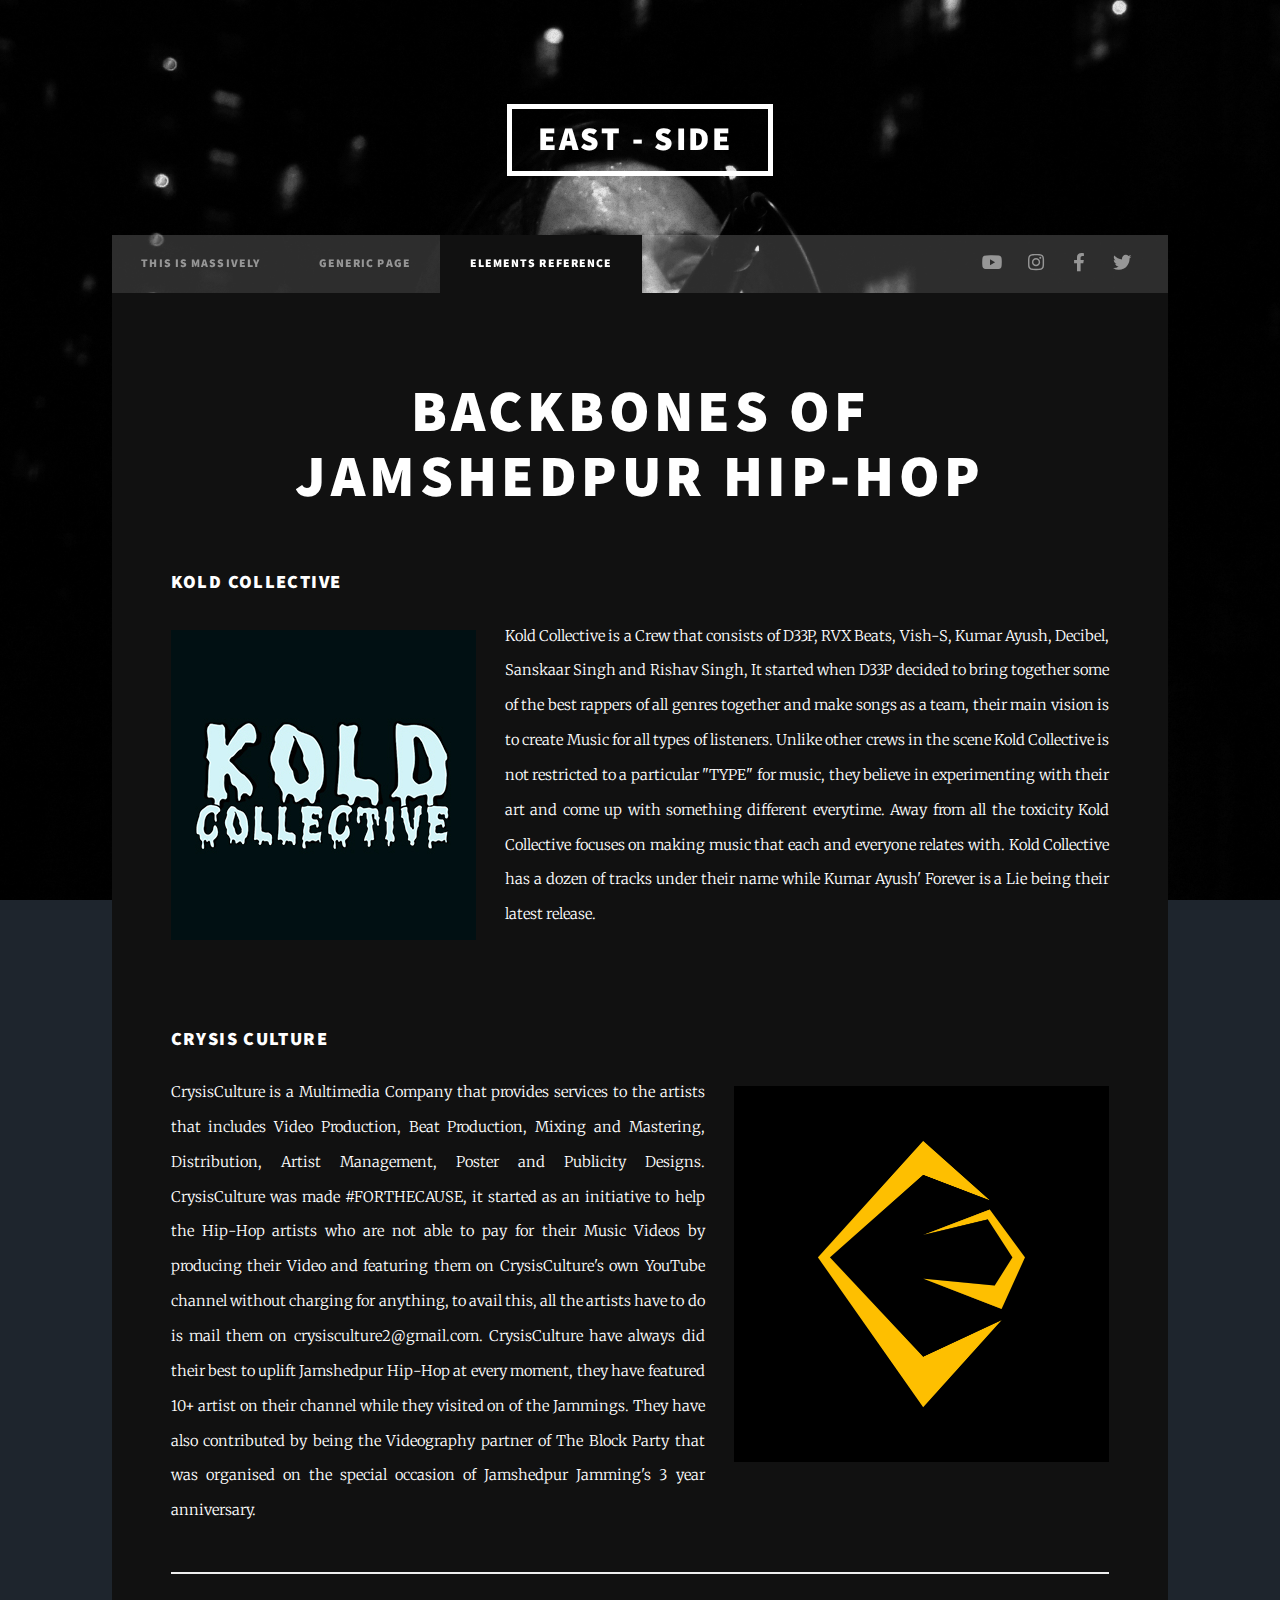
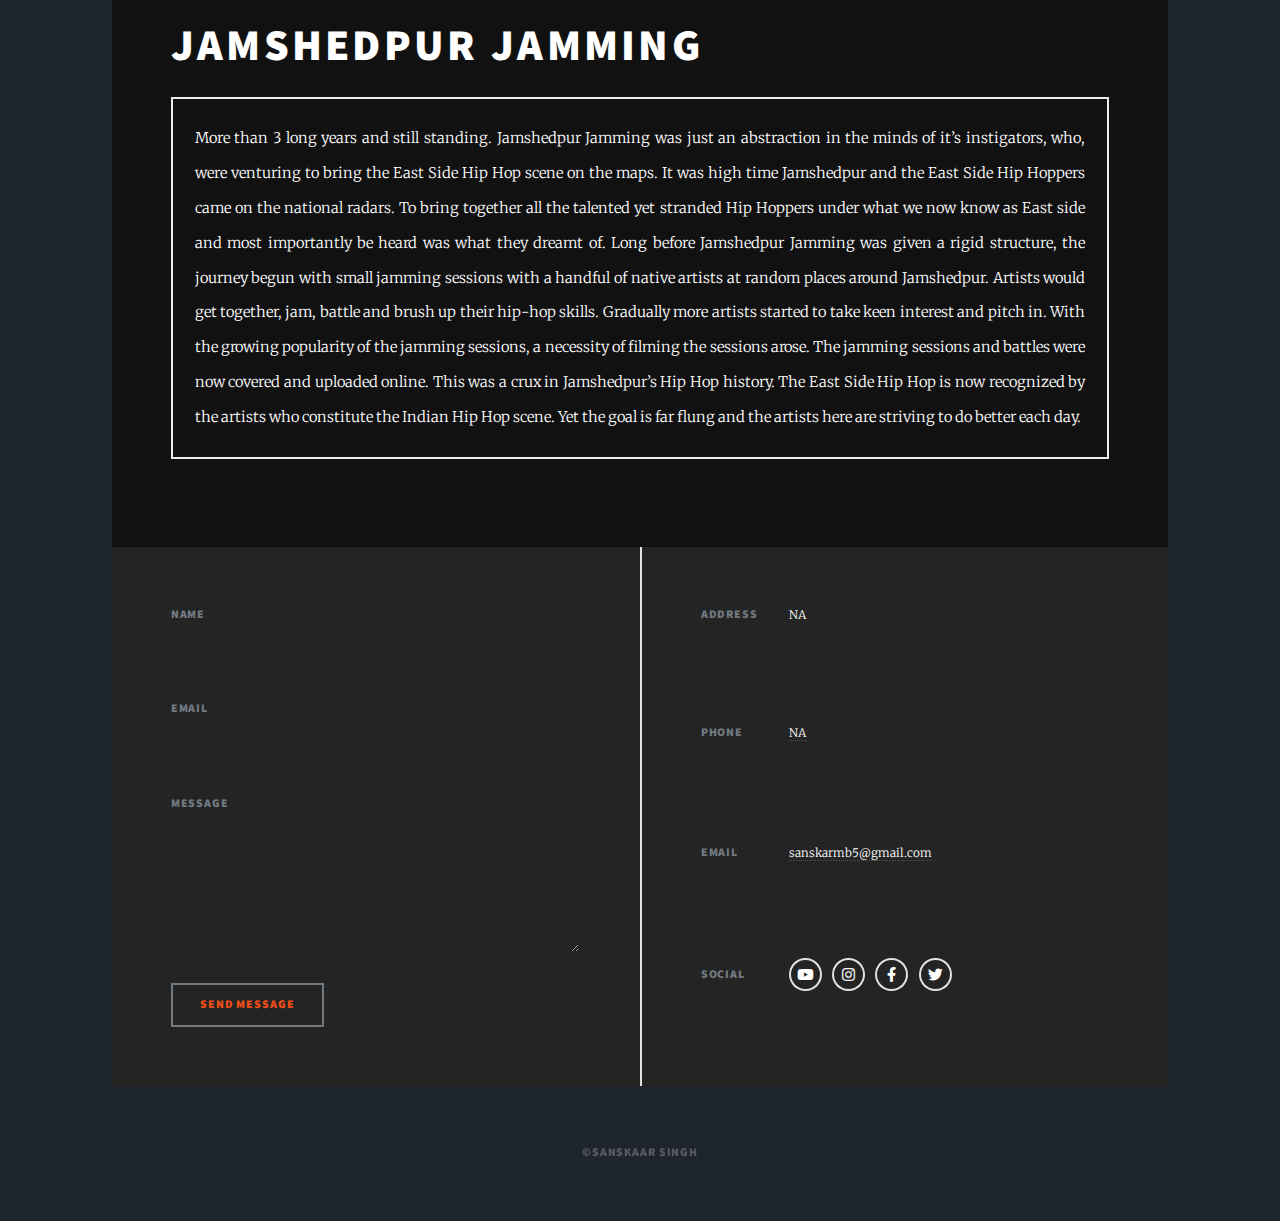
<file: elements.html>
<!DOCTYPE HTML>

<html>
	<head>
		<title>Backbones of Jamshedpur Hip-Hop</title>
		<meta charset="utf-8" />
		<meta name="viewport" content="width=device-width, initial-scale=1, user-scalable=no" />
		<link rel="stylesheet" href="assets/css/main.css" />
		<noscript><link rel="stylesheet" href="assets/css/noscript.css" /></noscript>
	</head>
	<body class="is-preload">

		<!-- Wrapper -->
			<div id="wrapper">

				<!-- Header -->
					<header id="header">
						<a href="index.html" class="logo">East - side&nbsp;</a>
					</header>

				<!-- Nav -->
					<nav id="nav">
						<ul class="links">
							<li><a href="index.html">This is Massively</a></li>
							<li><a href="generic.html">Generic Page</a></li>
							<li class="active"><a href="elements.html">Elements Reference</a></li>
						</ul>
						<ul class="icons">
              <li><a href="https://www.youtube.com/c/sanskaarsingh" class="icon brands fa-youtube"><span class="label">YouTube</span></a></li>
              <li><a href="https://www.instagram.com/sanskaar_singh_/" class="icon brands fa-instagram"><span class="label">Instagram</span></a></li>
              <li><a href="https://www.facebook.com/pure.sanskar/" class="icon brands fa-facebook-f"><span class="label">Facebook</span></a></li>
              <li><a href="https://twitter.com/sanskaar_singh_" class="icon brands fa-twitter"><span class="label">Twitter</span></a></li>
            </ul>
			  </nav>

				<!-- Main -->
					<div id="main">

						<!-- Post -->
							<section class="post">
								<header class="major">
									<h1>backbones of<br />
									jamshedpur hip-hop</h1>
								</header>

								<!-- Text stuff
									<h2>Text</h2>
									<p>This is <b>bold</b> and this is <strong>strong</strong>. This is <i>italic</i> and this is <em>emphasized</em>.
									This is <sup>superscript</sup> text and this is <sub>subscript</sub> text.
									This is <u>underlined</u> and this is code: <code>for (;;) { ... }</code>.
									Finally, this is a <a href="#">link</a>.</p>
									<hr />
									<h2>Heading Level 2</h2>
									<h3>Heading Level 3</h3>
									<h4>Heading Level 4</h4>
									<h5>Heading Level 5</h5>
									<h6>Heading Level 6</h6>
									<hr />
									<header>
										<h2>Heading with a Subtitle</h2>
										<p>Lorem ipsum dolor sit amet nullam id egestas urna aliquam</p>
									</header>
									<p>Nunc lacinia ante nunc ac lobortis. Interdum adipiscing gravida odio porttitor sem non mi integer non faucibus ornare mi ut ante amet placerat aliquet. Volutpat eu sed ante lacinia sapien lorem accumsan varius montes viverra nibh in adipiscing blandit tempus accumsan.</p>
									<header>
										<h3>Heading with a Subtitle</h3>
										<p>Lorem ipsum dolor sit amet nullam id egestas urna aliquam</p>
									</header>
									<p>Nunc lacinia ante nunc ac lobortis. Interdum adipiscing gravida odio porttitor sem non mi integer non faucibus ornare mi ut ante amet placerat aliquet. Volutpat eu sed ante lacinia sapien lorem accumsan varius montes viverra nibh in adipiscing blandit tempus accumsan.</p>
									<header>
										<h4>Heading with a Subtitle</h4>
										<p>Lorem ipsum dolor sit amet nullam id egestas urna aliquam</p>
									</header>
									<p>Nunc lacinia ante nunc ac lobortis. Interdum adipiscing gravida odio porttitor sem non mi integer non faucibus ornare mi ut ante amet placerat aliquet. Volutpat eu sed ante lacinia sapien lorem accumsan varius montes viverra nibh in adipiscing blandit tempus accumsan.</p>

									<hr />

								<!-- Lists 
									<h2>Lists</h2>
									<div class="row">
										<div class="col-6 col-12-small">

											<h3>Unordered</h3>
											<ul>
												<li>Dolor pulvinar etiam.</li>
												<li>Sagittis lorem eleifend.</li>
												<li>Felis feugiat dolore viverra.</li>
												<li>Dolor pulvinar etiam.</li>
											</ul>

											<h3>Alternate</h3>
											<ul class="alt">
												<li>Dolor pulvinar etiam etiam.</li>
												<li>Sagittis adipiscing eleifend.</li>
												<li>Felis enim dolore viverra.</li>
												<li>Dolor pulvinar etiam etiam.</li>
											</ul>

										</div>
										<div class="col-6 col-12-small">

											<h3>Ordered</h3>
											<ol>
												<li>Dolor pulvinar etiam.</li>
												<li>Etiam vel felis at viverra.</li>
												<li>Felis enim feugiat magna.</li>
												<li>Etiam vel felis nullam.</li>
												<li>Felis enim et tempus.</li>
											</ol>

											<h3>Icons</h3>
											<ul class="icons">
												<li><a href="#" class="icon brands fa-twitter"><span class="label">Twitter</span></a></li>
												<li><a href="#" class="icon brands fa-facebook-f"><span class="label">Facebook</span></a></li>
												<li><a href="#" class="icon brands fa-instagram"><span class="label">Instagram</span></a></li>
												<li><a href="#" class="icon brands fa-github"><span class="label">Github</span></a></li>
												<li><a href="#" class="icon brands fa-dribbble"><span class="label">Dribbble</span></a></li>
											</ul>
											<ul class="icons alt">
												<li><a href="#" class="icon brands alt fa-twitter"><span class="label">Twitter</span></a></li>
												<li><a href="#" class="icon brands alt fa-facebook-f"><span class="label">Facebook</span></a></li>
												<li><a href="#" class="icon brands alt fa-instagram"><span class="label">Instagram</span></a></li>
												<li><a href="#" class="icon brands alt fa-github"><span class="label">Github</span></a></li>
												<li><a href="#" class="icon brands alt fa-dribbble"><span class="label">Dribbble</span></a></li>
											</ul>

										</div>
									</div>
									<h3>Definition</h3>
									<dl>
										<dt>Item 1</dt>
										<dd>
											<p>Lorem ipsum dolor vestibulum ante ipsum primis in faucibus vestibulum. Blandit adipiscing eu felis iaculis volutpat ac adipiscing accumsan eu faucibus. Integer ac pellentesque praesent.</p>
										</dd>
										<dt>Item 2</dt>
										<dd>
											<p>Lorem ipsum dolor vestibulum ante ipsum primis in faucibus vestibulum. Blandit adipiscing eu felis iaculis volutpat ac adipiscing accumsan eu faucibus. Integer ac pellentesque praesent.</p>
										</dd>
										<dt>Item 3</dt>
										<dd>
											<p>Lorem ipsum dolor vestibulum ante ipsum primis in faucibus vestibulum. Blandit adipiscing eu felis iaculis volutpat ac adipiscing accumsan eu faucibus. Integer ac pellentesque praesent.</p>
										</dd>
									</dl>

									<!--<h3>Actions</h3>
									<ul class="actions">
										<li><a href="#" class="button primary">Primary</a></li>
										<li><a href="#" class="button">Default</a></li>
									</ul>
									<ul class="actions small">
										<li><a href="#" class="button primary small">Small</a></li>
										<li><a href="#" class="button small">Small</a></li>
									</ul>
									<div class="row">
										<div class="col-6 col-12-small">
											<ul class="actions stacked">
												<li><a href="#" class="button primary">Default</a></li>
												<li><a href="#" class="button">Default</a></li>
											</ul>
										</div>
										<div class="col-6 col-12-small">
											<ul class="actions stacked">
												<li><a href="#" class="button primary small">Small</a></li>
												<li><a href="#" class="button small">Small</a></li>
											</ul>
										</div>
									</div>
									<div class="row">
										<div class="col-6 col-12-small">
											<ul class="actions stacked">
												<li><a href="#" class="button primary fit">Default</a></li>
												<li><a href="#" class="button fit">Default</a></li>
											</ul>
										</div>
										<div class="col-6 col-12-small">
											<ul class="actions stacked">
												<li><a href="#" class="button primary small fit">Small</a></li>
												<li><a href="#" class="button small fit">Small</a></li>
											</ul>
										</div>
									</div>

									<hr />

								<!-- Blockquote 
									<h2>Blockquote</h2>
									<blockquote>Fringilla nisl. Donec accumsan interdum nisi, quis tincidunt felis sagittis eget tempus euismod. Vestibulum ante ipsum primis in faucibus vestibulum. Blandit adipiscing eu felis iaculis volutpat ac adipiscing accumsan faucibus. Vestibulum ante ipsum primis in faucibus vestibulum. Blandit adipiscing eu felis.</blockquote>

									<hr />

								<!-- Table 
									<h2>Table</h2>

									<h3>Default</h3>
									<div class="table-wrapper">
										<table>
											<thead>
												<tr>
													<th>Name</th>
													<th>Description</th>
													<th>Price</th>
												</tr>
											</thead>
											<tbody>
												<tr>
													<td>Item 1</td>
													<td>Ante turpis integer aliquet porttitor.</td>
													<td>29.99</td>
												</tr>
												<tr>
													<td>Item 2</td>
													<td>Vis ac commodo adipiscing arcu aliquet.</td>
													<td>19.99</td>
												</tr>
												<tr>
													<td>Item 3</td>
													<td> Morbi faucibus arcu accumsan lorem.</td>
													<td>29.99</td>
												</tr>
												<tr>
													<td>Item 4</td>
													<td>Vitae integer tempus condimentum.</td>
													<td>19.99</td>
												</tr>
												<tr>
													<td>Item 5</td>
													<td>Ante turpis integer aliquet porttitor.</td>
													<td>29.99</td>
												</tr>
											</tbody>
											<tfoot>
												<tr>
													<td colspan="2"></td>
													<td>100.00</td>
												</tr>
											</tfoot>
										</table>
									</div>

									<!--<h3>Alternate</h3>
									<div class="table-wrapper">
										<table class="alt">
											<thead>
												<tr>
													<th>Name</th>
													<th>Description</th>
													<th>Price</th>
												</tr>
											</thead>
											<tbody>
												<tr>
													<td>Item 1</td>
													<td>Ante turpis integer aliquet porttitor.</td>
													<td>29.99</td>
												</tr>
												<tr>
													<td>Item 2</td>
													<td>Vis ac commodo adipiscing arcu aliquet.</td>
													<td>19.99</td>
												</tr>
												<tr>
													<td>Item 3</td>
													<td> Morbi faucibus arcu accumsan lorem.</td>
													<td>29.99</td>
												</tr>
												<tr>
													<td>Item 4</td>
													<td>Vitae integer tempus condimentum.</td>
													<td>19.99</td>
												</tr>
												<tr>
													<td>Item 5</td>
													<td>Ante turpis integer aliquet porttitor.</td>
													<td>29.99</td>
												</tr>
											</tbody>
											<tfoot>
												<tr>
													<td colspan="2"></td>
													<td>100.00</td>
												</tr>
											</tfoot>
										</table>
									</div>

									<hr />

								<!-- Buttons 
									<h2>Buttons</h2>
									<ul class="actions">
										<li><a href="#" class="button primary">Primary</a></li>
										<li><a href="#" class="button">Default</a></li>
									</ul>
									<ul class="actions">
										<li><a href="#" class="button primary large">Large</a></li>
										<li><a href="#" class="button">Default</a></li>
										<li><a href="#" class="button small">Small</a></li>
									</ul>
									<ul class="actions fit">
										<li><a href="#" class="button primary fit">Fit</a></li>
										<li><a href="#" class="button fit">Fit</a></li>
									</ul>
									<ul class="actions fit small">
										<li><a href="#" class="button primary fit small">Fit + Small</a></li>
										<li><a href="#" class="button fit small">Fit + Small</a></li>
									</ul>
									<ul class="actions">
										<li><a href="#" class="button primary icon solid fa-search">Icon</a></li>
										<li><a href="#" class="button icon solid fa-download">Icon</a></li>
									</ul>
									<ul class="actions">
										<li><span class="button primary disabled">Primary</span></li>
										<li><span class="button disabled">Default</span></li>
									</ul>

									<hr />

								<!-- Form 
									<h2>Form</h2>

									<form method="post" action="#">
										<div class="row gtr-uniform">
											<div class="col-6 col-12-xsmall">
												<input type="text" name="demo-name" id="demo-name" value="" placeholder="Name" />
											</div>
											<div class="col-6 col-12-xsmall">
												<input type="email" name="demo-email" id="demo-email" value="" placeholder="Email" />
											</div>
											<!-- Break 
											<div class="col-12">
												<select name="demo-category" id="demo-category">
													<option value="">- Category -</option>
													<option value="1">Manufacturing</option>
													<option value="1">Shipping</option>
													<option value="1">Administration</option>
													<option value="1">Human Resources</option>
												</select>
											</div>
											<!-- Break 
											<div class="col-4 col-12-small">
												<input type="radio" id="demo-priority-low" name="demo-priority" checked>
												<label for="demo-priority-low">Low</label>
											</div>
											<div class="col-4 col-12-small">
												<input type="radio" id="demo-priority-normal" name="demo-priority">
												<label for="demo-priority-normal">Normal</label>
											</div>
											<div class="col-4 col-12-small">
												<input type="radio" id="demo-priority-high" name="demo-priority">
												<label for="demo-priority-high">High</label>
											</div>
											<!-- Break 
											<div class="col-6 col-12-small">
												<input type="checkbox" id="demo-copy" name="demo-copy">
												<label for="demo-copy">Email me a copy</label>
											</div>
											<div class="col-6 col-12-small">
												<input type="checkbox" id="demo-human" name="demo-human" checked>
												<label for="demo-human">I am a human</label>
											</div>
											<!-- Break 
											<div class="col-12">
												<textarea name="demo-message" id="demo-message" placeholder="Enter your message" rows="6"></textarea>
											</div>
											<!-- Break 
											<div class="col-12">
												<ul class="actions">
													<li><input type="submit" value="Send Message" class="primary" /></li>
													<li><input type="reset" value="Reset" /></li>
												</ul>
											</div>
										</div>
									</form>

									<hr />

								<!-- Image 
									<h2>Image</h2>

									<h3>Fit</h3>
									<span class="image fit"><img src="images/pic01.jpg" alt="" /></span>
									<div class="box alt">
										<div class="row gtr-50 gtr-uniform">
											<div class="col-4"><span class="image fit"><img src="images/pic02.jpg" alt="" /></span></div>
											<div class="col-4"><span class="image fit"><img src="images/pic03.jpg" alt="" /></span></div>
											<div class="col-4"><span class="image fit"><img src="images/pic04.jpg" alt="" /></span></div>
											<!-- Break 
											<div class="col-4"><span class="image fit"><img src="images/pic04.jpg" alt="" /></span></div>
											<div class="col-4"><span class="image fit"><img src="images/pic02.jpg" alt="" /></span></div>
											<div class="col-4"><span class="image fit"><img src="images/pic03.jpg" alt="" /></span></div>
											<!-- Break 
											<div class="col-4"><span class="image fit"><img src="images/pic03.jpg" alt="" /></span></div>
											<div class="col-4"><span class="image fit"><img src="images/pic04.jpg" alt="" /></span></div>
											<div class="col-4"><span class="image fit"><img src="images/pic02.jpg" alt="" /></span></div>
										</div>
									</div>-->

									<h3>KOLD COLLECTIVE</h3>
							    <p><span class="image left"><img src="images/pic08.jpg" alt=""></span>Kold Collective is a Crew that consists of D33P, RVX Beats, Vish-S, Kumar Ayush, Decibel, Sanskaar Singh and Rishav Singh, It started when D33P decided to bring together some of the best rappers of all genres together and make songs as a team, their main vision is to create Music for all types of listeners. Unlike other crews in the scene Kold Collective is not restricted to a particular "TYPE" for music, they believe in experimenting with their art and come up with something different everytime. Away from all the toxicity Kold Collective focuses on making music that each and everyone relates with. Kold Collective has a dozen of tracks under their name while Kumar Ayush' Forever is a Lie being their latest release.</p>
								    <p>&nbsp;</p>
<h3>CRYSIS CULTURE</h3>
<p><span class="image right"><img src="images/pic09.jpg" alt="" /></span>CrysisCulture is a Multimedia Company that provides services to the artists that includes Video Production, Beat Production, Mixing and Mastering, Distribution, Artist Management, Poster and Publicity Designs. CrysisCulture was made #FORTHECAUSE, it started as an initiative to help the Hip-Hop artists who are not able to pay for their Music Videos by producing their Video and featuring them on CrysisCulture's own YouTube channel without charging for anything, to avail this, all the artists have to do is mail them on crysisculture2@gmail.com. CrysisCulture have always did their best to uplift Jamshedpur Hip-Hop at every moment, they have featured 10+ artist on their channel while they visited on of the Jammings. They have also contributed by being the Videography partner of The Block Party that was organised on the special occasion of Jamshedpur Jamming's 3 year anniversary.</p>

									<hr />

								<!-- Box -->
									<h2>Jamshedpur Jamming</h2>
									<div class="box">
										<p>More than 3 long years and still standing. Jamshedpur Jamming was just an abstraction in the minds of it’s instigators, who, were venturing to bring the East Side Hip Hop scene on the maps. It was high time Jamshedpur and the East Side Hip Hoppers came on the national radars. To bring together all the talented yet stranded Hip Hoppers under what we now know as East side and most importantly be heard was what they dreamt of. Long before Jamshedpur Jamming was given a rigid structure, the journey begun with small jamming sessions with a handful of native artists at random places around Jamshedpur. Artists would get together, jam, battle and brush up their hip-hop skills. Gradually more artists started to take keen interest and pitch in. With the growing popularity of the jamming sessions, a necessity of filming the sessions arose. The jamming sessions and battles were now covered and uploaded online. This was a crux in Jamshedpur’s Hip Hop history. The East Side Hip Hop is now recognized by the artists who constitute the Indian Hip Hop scene. Yet the goal is far flung and the artists here are striving to do better each day.</p>
									</div>

									

								<!-- Preformatted Code 
									<h2>Preformatted</h2>
									<pre><code>i = 0;

while (!deck.isInOrder()) {
    print 'Iteration ' + i;
    deck.shuffle();
    i++;
}

print 'It took ' + i + ' iterations to sort the deck.';
</code></pre> -->

							</section>

					</div>

				<!-- Footer -->
					<footer id="footer">
						<section>
							<form method="post" action="#">
								<div class="fields">
									<div class="field">
										<label for="name">Name</label>
										<input type="text" name="name" id="name" />
									</div>
									<div class="field">
										<label for="email">Email</label>
										<input type="text" name="email" id="email" />
									</div>
									<div class="field">
										<label for="message">Message</label>
										<textarea name="message" id="message" rows="3"></textarea>
									</div>
								</div>
								<ul class="actions">
									<li><input type="submit" value="Send Message" /></li>
								</ul>
							</form>
						</section>
						<section class="split contact">
							<section class="alt">
								<h3>Address</h3>
								<p>NA</p>
							</section>
							<section>
								<h3>Phone</h3>
								<p><a href="#">NA</a></p>
							</section>
							<section>
								<h3>Email</h3>
								<p><a href="#">sanskarmb5@gmail.com</a></p>
							</section>
							<section>
								<h3>Social</h3>
                <ul class="icons alt">
                  <li><a href="https://www.youtube.com/c/sanskaarsingh" class="icon brands alt fa-youtube"><span class="label">Youtube</span></a></li>
                  <li><a href="https://www.instagram.com/sanskaar_singh_/" class="icon brands alt fa-instagram"><span class="label">Instagram</span></a></li>
                  <li><a href="https://www.facebook.com/pure.sanskar/" class="icon brands alt fa-facebook-f"><span class="label">Facebook</span></a></li>
                  <li><a href="https://twitter.com/sanskaar_singh_" class="icon brands alt fa-twitter"><span class="label">Twitter</span></a></li>
                </ul>
							</section>
						</section>
					</footer>

				<!-- Copyright -->
					<div id="copyright">
						<ul><li>&copy;Sanskaar singh</li></ul>
					</div>

	</div>

		<!-- Scripts -->
			<script src="assets/js/jquery.min.js"></script>
			<script src="assets/js/jquery.scrollex.min.js"></script>
			<script src="assets/js/jquery.scrolly.min.js"></script>
			<script src="assets/js/browser.min.js"></script>
			<script src="assets/js/breakpoints.min.js"></script>
			<script src="assets/js/util.js"></script>
			<script src="assets/js/main.js"></script>

	</body>
</html>
</file>
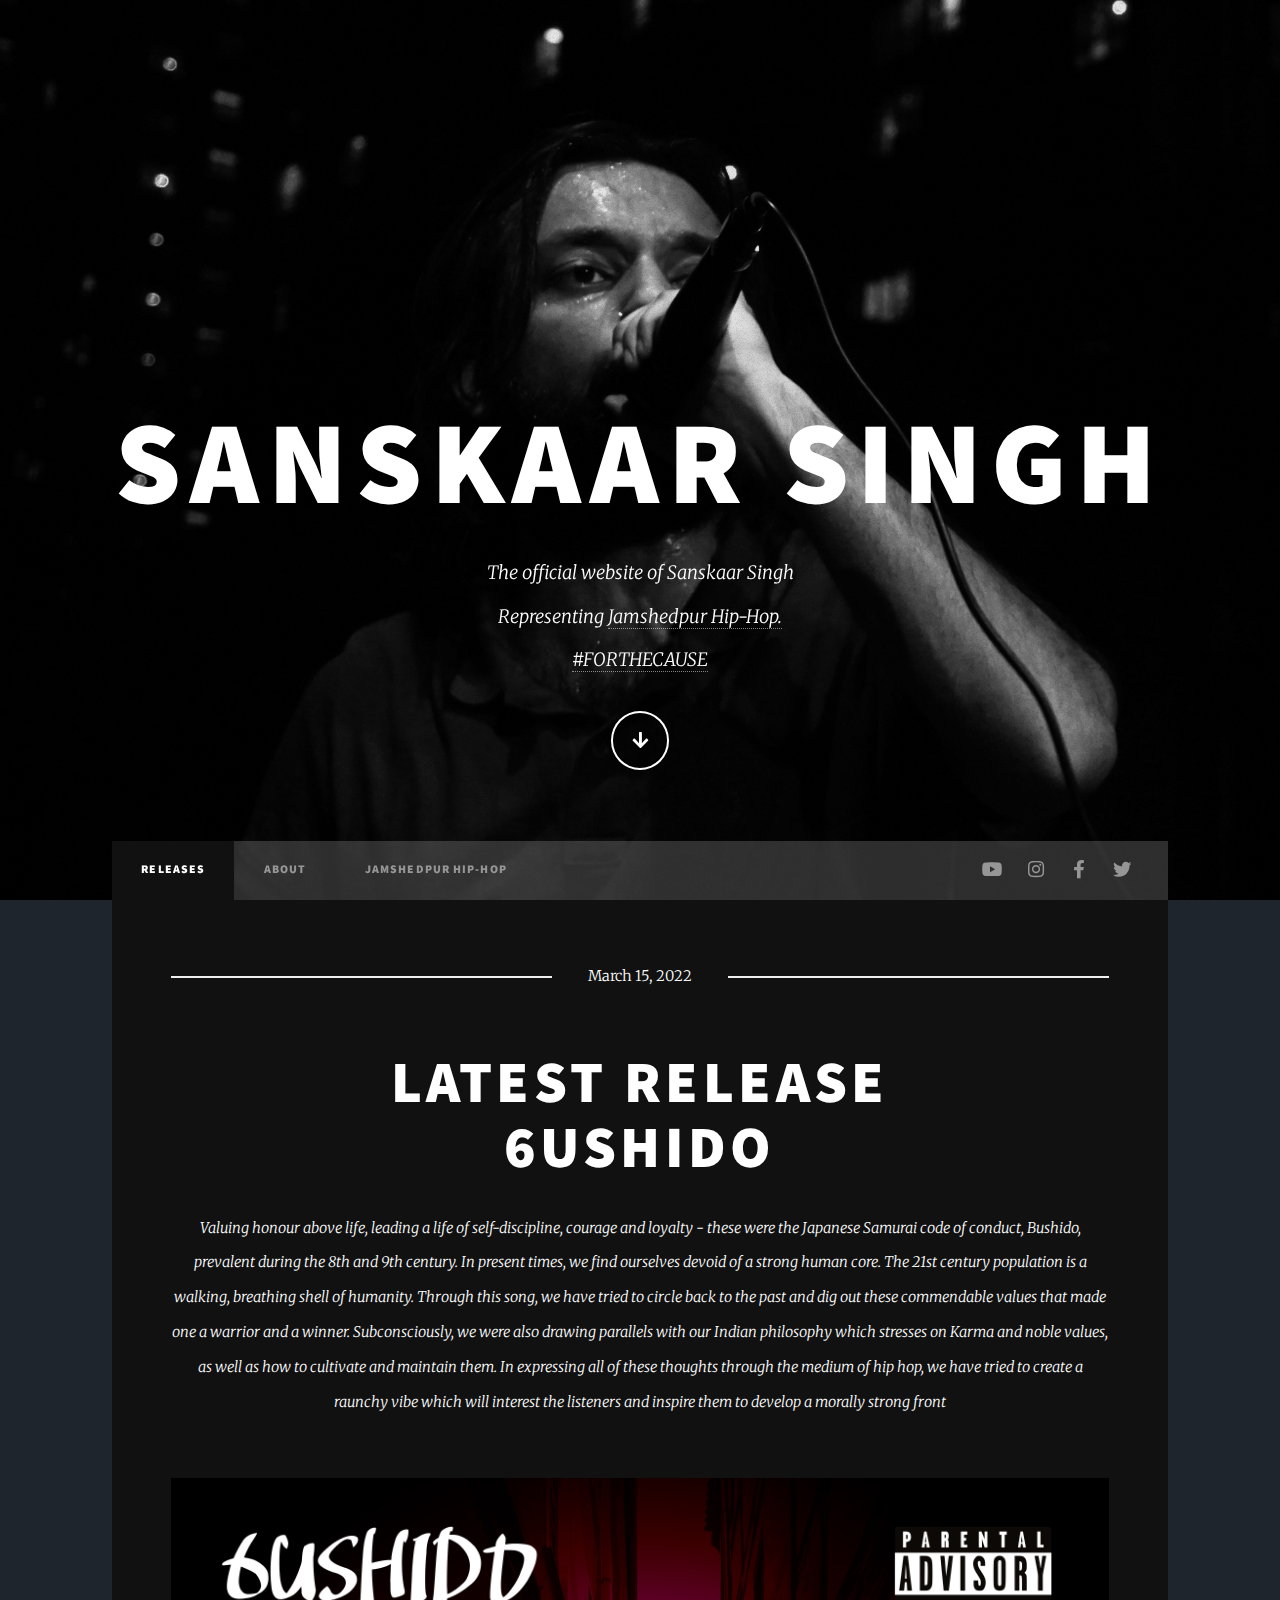
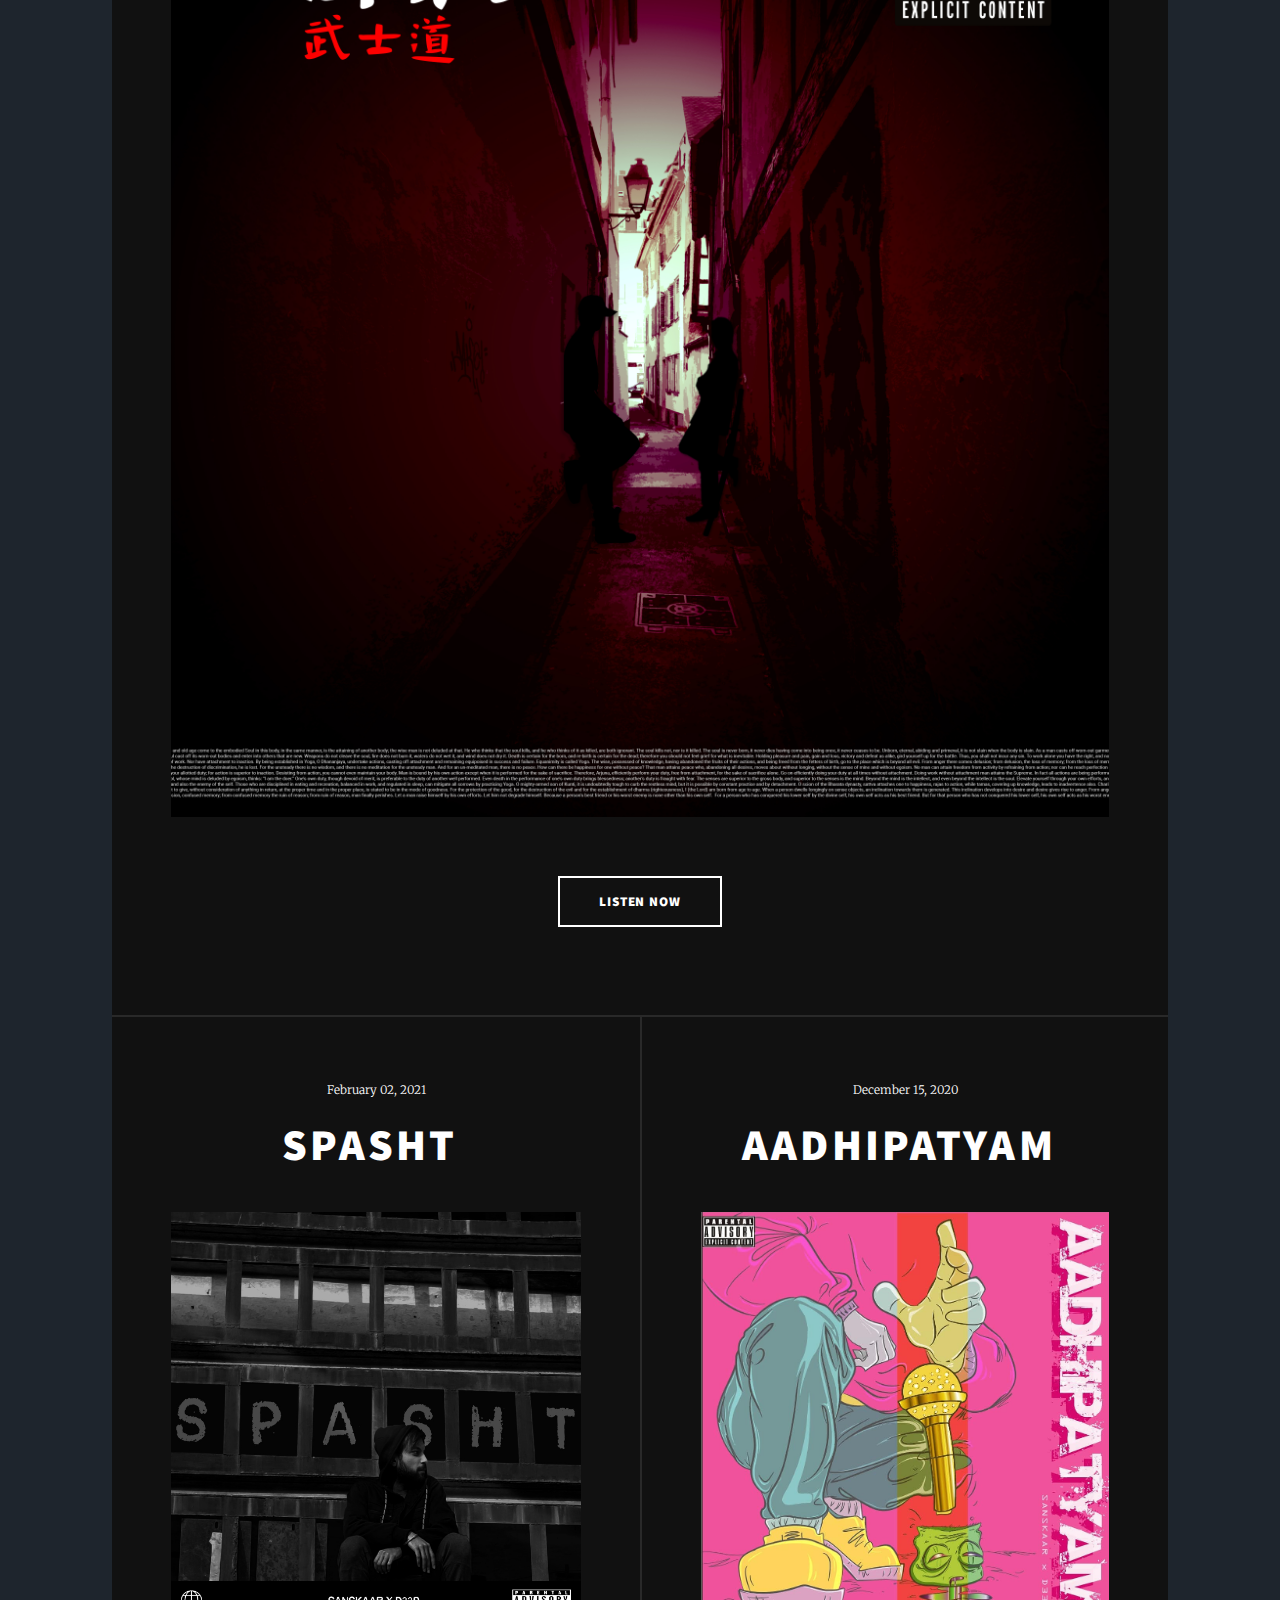
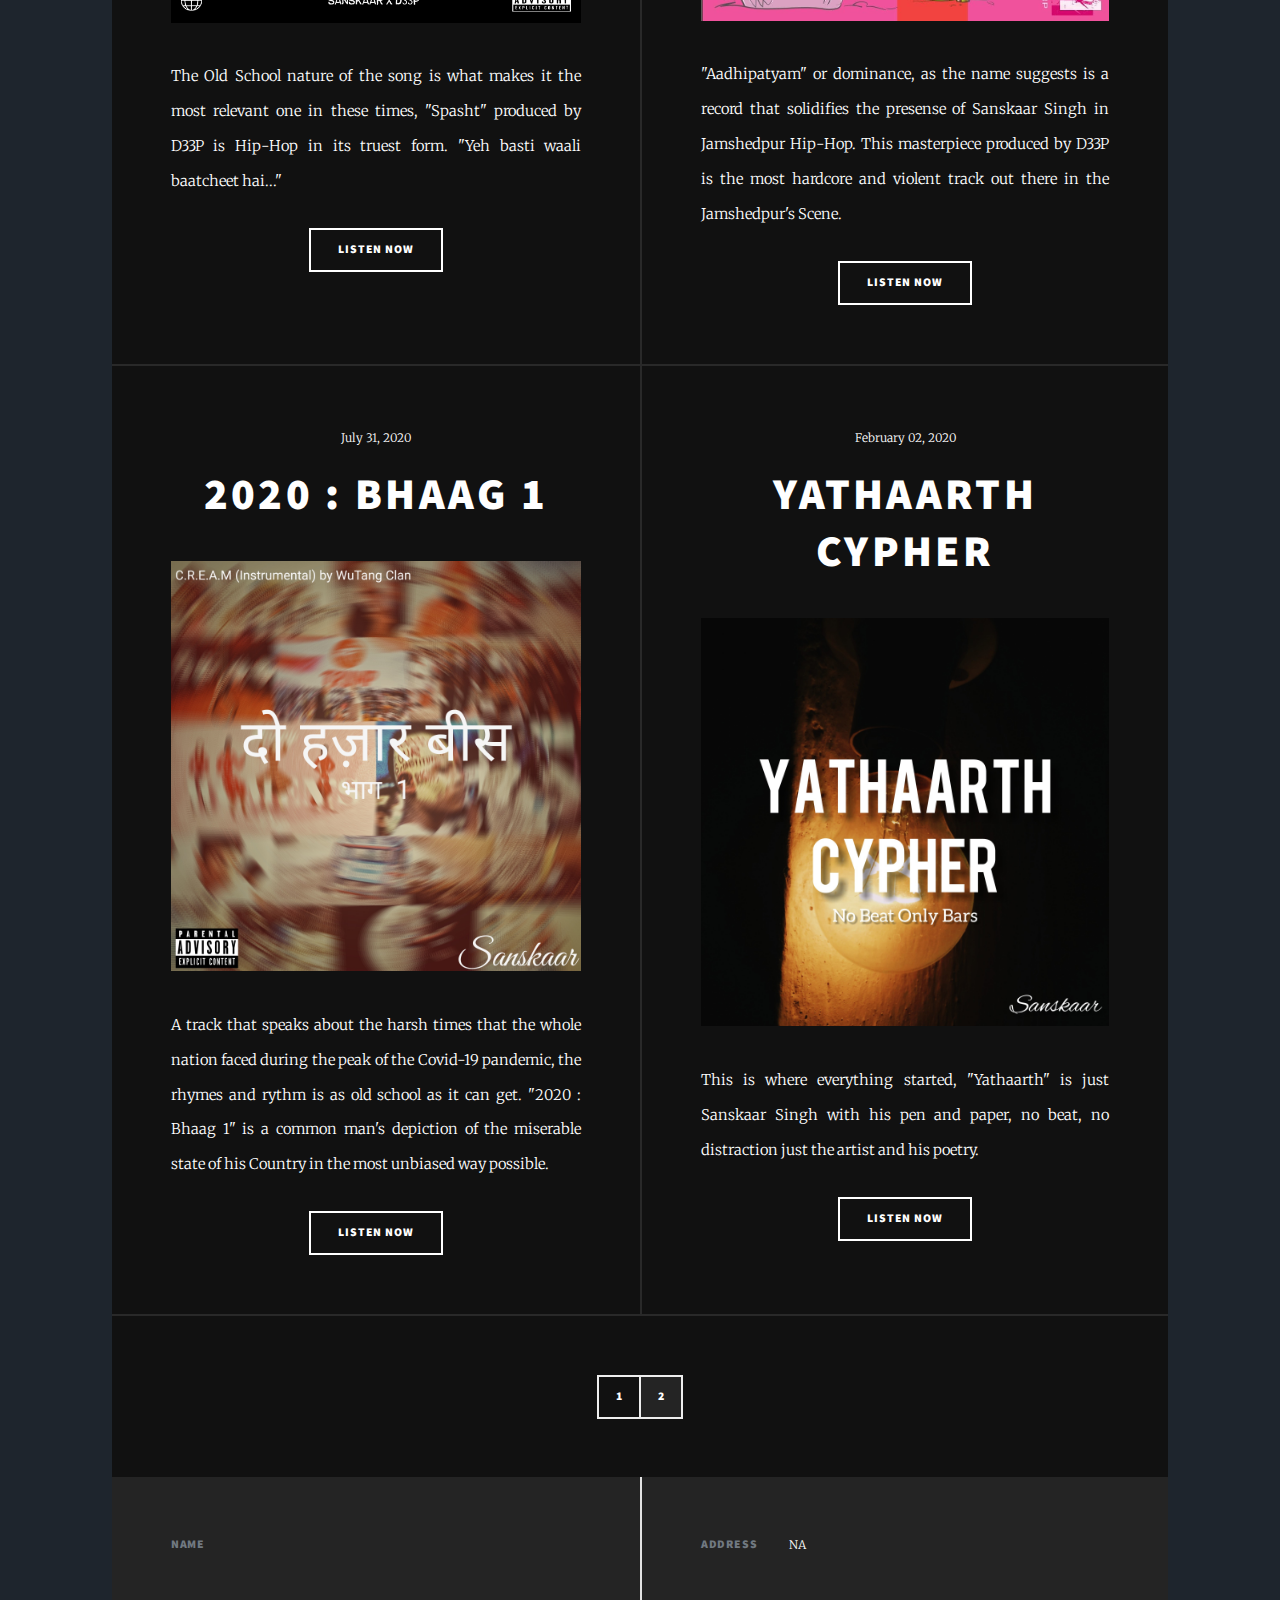
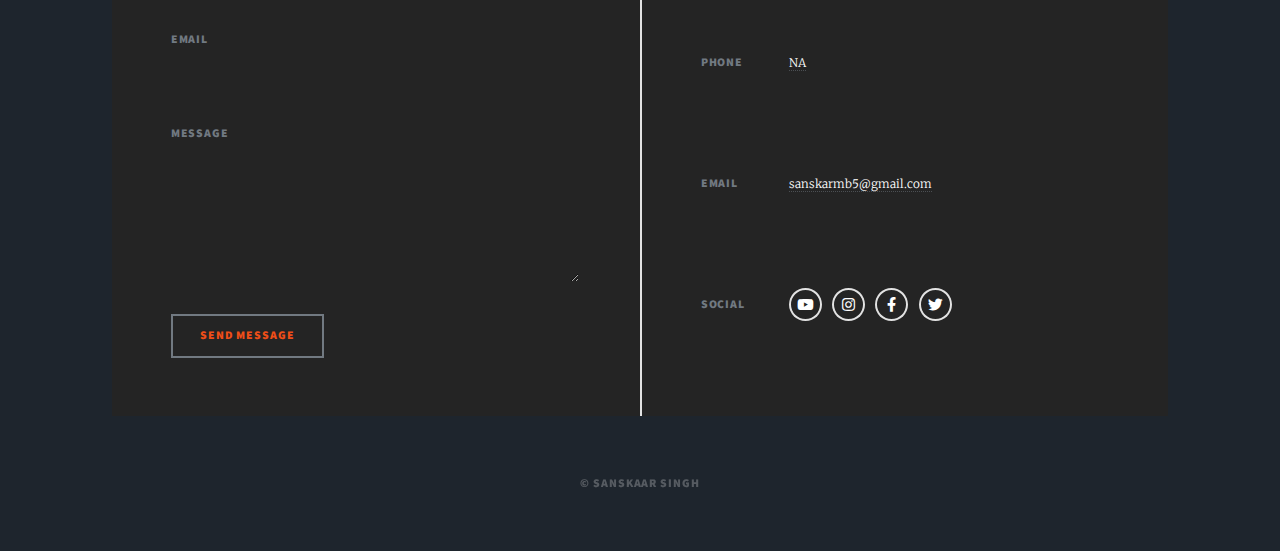
<file: index - Copy.html>
<!DOCTYPE HTML>
<html>
	<head>
		<title>Sanskaar Singh</title>
		<meta charset="utf-8" />
		<meta name="viewport" content="width=device-width, initial-scale=1, user-scalable=no" />
		<link rel="stylesheet" href="assets/css/main.css" />
		<noscript><link rel="stylesheet" href="assets/css/noscript.css" /></noscript>
	</head>
	<body class="is-preload">

		<!-- Wrapper -->
			<div id="wrapper" class="fade-in">

				<!-- Intro -->
					<div id="intro">
						<h1>Sanskaar Singh<br />
						</h1>
						<p>The official website of Sanskaar Singh<br/>
							Representing <a href="https://open.spotify.com/playlist/1W4tLpUY0gwpw29ZTVPGVI?si=e21f91bec6c64d93">Jamshedpur Hip-Hop.</a><br />
						<a href="https://www.youtube.com/channel/UCf0OOTZwKPksPQysq2FFf3w">#FORTHECAUSE</a></p>
						<ul class="actions">
							<li><a href="#header" class="button icon solid solo fa-arrow-down scrolly">Continue</a></li>
						</ul>
					</div>

				<!-- Header -->
					<header id="header">
						<a href="index.html" class="logo">EASt - SIDE</a>
					</header>

				<!-- Nav -->
					<nav id="nav">
						<ul class="links">
							<li class="active"><a href="index.html">Releases</a></li>
							<li><a href="generic.html">About</a></li>
							<li><a href="elements.html">Jamshedpur Hip-Hop</a></li>
						</ul>
						<ul class="icons">
              <li><a href="https://www.youtube.com/c/sanskaarsingh" class="icon brands fa-youtube"><span class="label">YouTube</span></a></li>
              <li><a href="https://www.instagram.com/sanskaar_singh_/" class="icon brands fa-instagram"><span class="label">Instagram</span></a></li>
              <li><a href="https://www.facebook.com/pure.sanskar/" class="icon brands fa-facebook-f"><span class="label">Facebook</span></a></li>
              <li><a href="https://twitter.com/sanskaar_singh_" class="icon brands fa-twitter"><span class="label">Twitter</span></a></li>
            </ul>
					</nav>

				<!-- Main -->
					<div id="main">

						<!-- Featured Post -->
							<article class="post featured">
								<header class="major">
									<span class="date">March 15, 2022</span>
									<h2><a href="#">Latest Release<br />
									6USHIDO</a></h2>
									<p>Valuing honour above life, leading a life of self-discipline, courage and loyalty - these were the Japanese Samurai code of conduct, Bushido, prevalent during the 8th and 9th century. In present times, we find ourselves devoid of a strong human core. The 21st century population is a walking, breathing shell of humanity. 
Through this song, we have tried to circle back to the past and dig out these commendable values that made one a warrior and a winner. Subconsciously, we were also drawing parallels with our Indian philosophy which stresses on Karma and noble values, as well as how to cultivate and maintain them. In expressing all of these thoughts through the medium of hip hop, we have tried to create a raunchy vibe which will interest the listeners and inspire them to develop a morally strong front
</p>
								</header>
								<a href="#" class="image main"><img src="images/Bushido Album Art.jpg" alt="" /></a>
								<ul class="actions special">
									<li><a href="https://streamlink.to/6ushido" class="button large">listen now</a></li>
								</ul>
							</article>

						<!-- Posts -->
							<section class="posts">
								<article>
									<header>
										<span class="date">February 02, 2021</span>
										<h2><a href="#">Spasht&nbsp;
										</a></h2>
									</header>
									<a href="#" class="image fit"><img src="images/pic05.jpg" alt="" /></a>
									<p>The Old School nature of the song is what makes it the most relevant one in these times, "Spasht" produced by D33P is Hip-Hop in its truest form. "Yeh basti waali baatcheet hai..." </p>
									<ul class="actions special">
										<li><a href="https://youtu.be/gUjG1l3x22A" class="button">Listen Now</a></li>
									</ul>
								</article>
								<article>
									<header>
										<span class="date">December 15, 2020</span>
										<h2><a href="#">AADHIPATYAM&nbsp;
										</a></h2>
									</header>
									<a href="#" class="image fit"><img src="images/pic06.jpg" alt="" /></a>
									<p>"Aadhipatyam" or dominance, as the name suggests is a record that solidifies the presense of Sanskaar Singh in Jamshedpur Hip-Hop. This masterpiece produced by D33P is the most hardcore and violent track out there in the Jamshedpur's Scene.</p>
									<ul class="actions special">
										<li><a href="https://open.spotify.com/track/0k1HUNL65t60kG0Lv46joM?si=0ca4359133184c4f" class="button">Listen now</a></li>
									</ul>
								</article>
								<article>
									<header>
										<span class="date">July 31, 2020</span>
										<h2><a href="#">2020 : Bhaag 1<br />
										</a></h2>
									</header>
									<a href="#" class="image fit"><img src="images/pic07.jpg" alt="" /></a>
									<p>A track that speaks about the harsh times that the whole nation faced during the peak of the Covid-19 pandemic, the rhymes and rythm is as old school as it can get. "2020 : Bhaag 1" is a common man's depiction of the miserable state of his Country in the most unbiased way possible.</p>
									<ul class="actions special">
										<li><a href="https://youtu.be/UKPAQP0ivz8" class="button">Listen now</a></li>
									</ul>
								</article>
								<article>
									<header>
										<span class="date">February 02, 2020</span>
										<h2><a href="#">Yathaarth cypher
										</a></h2>
									</header>
									<a href="#" class="image fit"><img src="images/pic10.jpg" alt="" /></a>
									<p>This is where everything started, "Yathaarth" is just Sanskaar Singh with his pen and paper, no beat, no distraction just the artist and his poetry.</p>
									<ul class="actions special">
										<li><a href="https://youtu.be/eFBth2l-IcM" class="button">listen now</a></li>
									</ul>
								</article>
							</section>

						<!-- Footer -->
							<footer>
								<div class="pagination">
									<!-- <a href="#" class="previous">Prev</a> -->
									<a href="index.html" class="page">1</a>
									<a href="index - Copy.html" class="page active">2</a>
									<!-- <a href="#" class="next">Next</a> -->
								</div>
							</footer>

					</div>

				<!-- Footer -->
					<footer id="footer">
						<section>
							<form method="post" action="#">
								<div class="fields">
									<div class="field">
										<label for="name">Name</label>
										<input type="text" name="name" id="name" />
									</div>
									<div class="field">
										<label for="email">Email</label>
										<input type="text" name="email" id="email" />
									</div>
									<div class="field">
										<label for="message">Message</label>
										<textarea name="message" id="message" rows="3"></textarea>
									</div>
								</div>
								<ul class="actions">
									<li><input type="submit" value="Send Message" /></li>
								</ul>
							</form>
						</section>
						<section class="split contact">
							<section class="alt">
								<h3>Address</h3>
								<p>NA</p>
							</section>
							<section>
								<h3>Phone</h3>
								<p><a href="#">NA</a></p>
							</section>
							<section>
								<h3>Email</h3>
								<p><a href="#">sanskarmb5@gmail.com</a></p>
							</section>
							<section>
								<h3>Social</h3>
                <ul class="icons alt">
                  <li><a href="https://www.youtube.com/c/sanskaarsingh" class="icon brands alt fa-youtube"><span class="label">Youtube</span></a></li>
                  <li><a href="https://www.instagram.com/sanskaar_singh_/" class="icon brands alt fa-instagram"><span class="label">Instagram</span></a></li>
                  <li><a href="https://www.facebook.com/pure.sanskar/" class="icon brands alt fa-facebook-f"><span class="label">Facebook</span></a></li>
                  <li><a href="https://twitter.com/sanskaar_singh_" class="icon brands alt fa-twitter"><span class="label">Twitter</span></a></li>
                </ul>
							</section>
						</section>
					</footer>

				<!-- Copyright -->
					<div id="copyright">
						<ul><li>&copy; Sanskaar singh</li></ul>
					</div>

			</div>

		<!-- Scripts -->
			<script src="assets/js/jquery.min.js"></script>
			<script src="assets/js/jquery.scrollex.min.js"></script>
			<script src="assets/js/jquery.scrolly.min.js"></script>
			<script src="assets/js/browser.min.js"></script>
			<script src="assets/js/breakpoints.min.js"></script>
			<script src="assets/js/util.js"></script>
			<script src="assets/js/main.js"></script>

	</body>
</html>
</file>
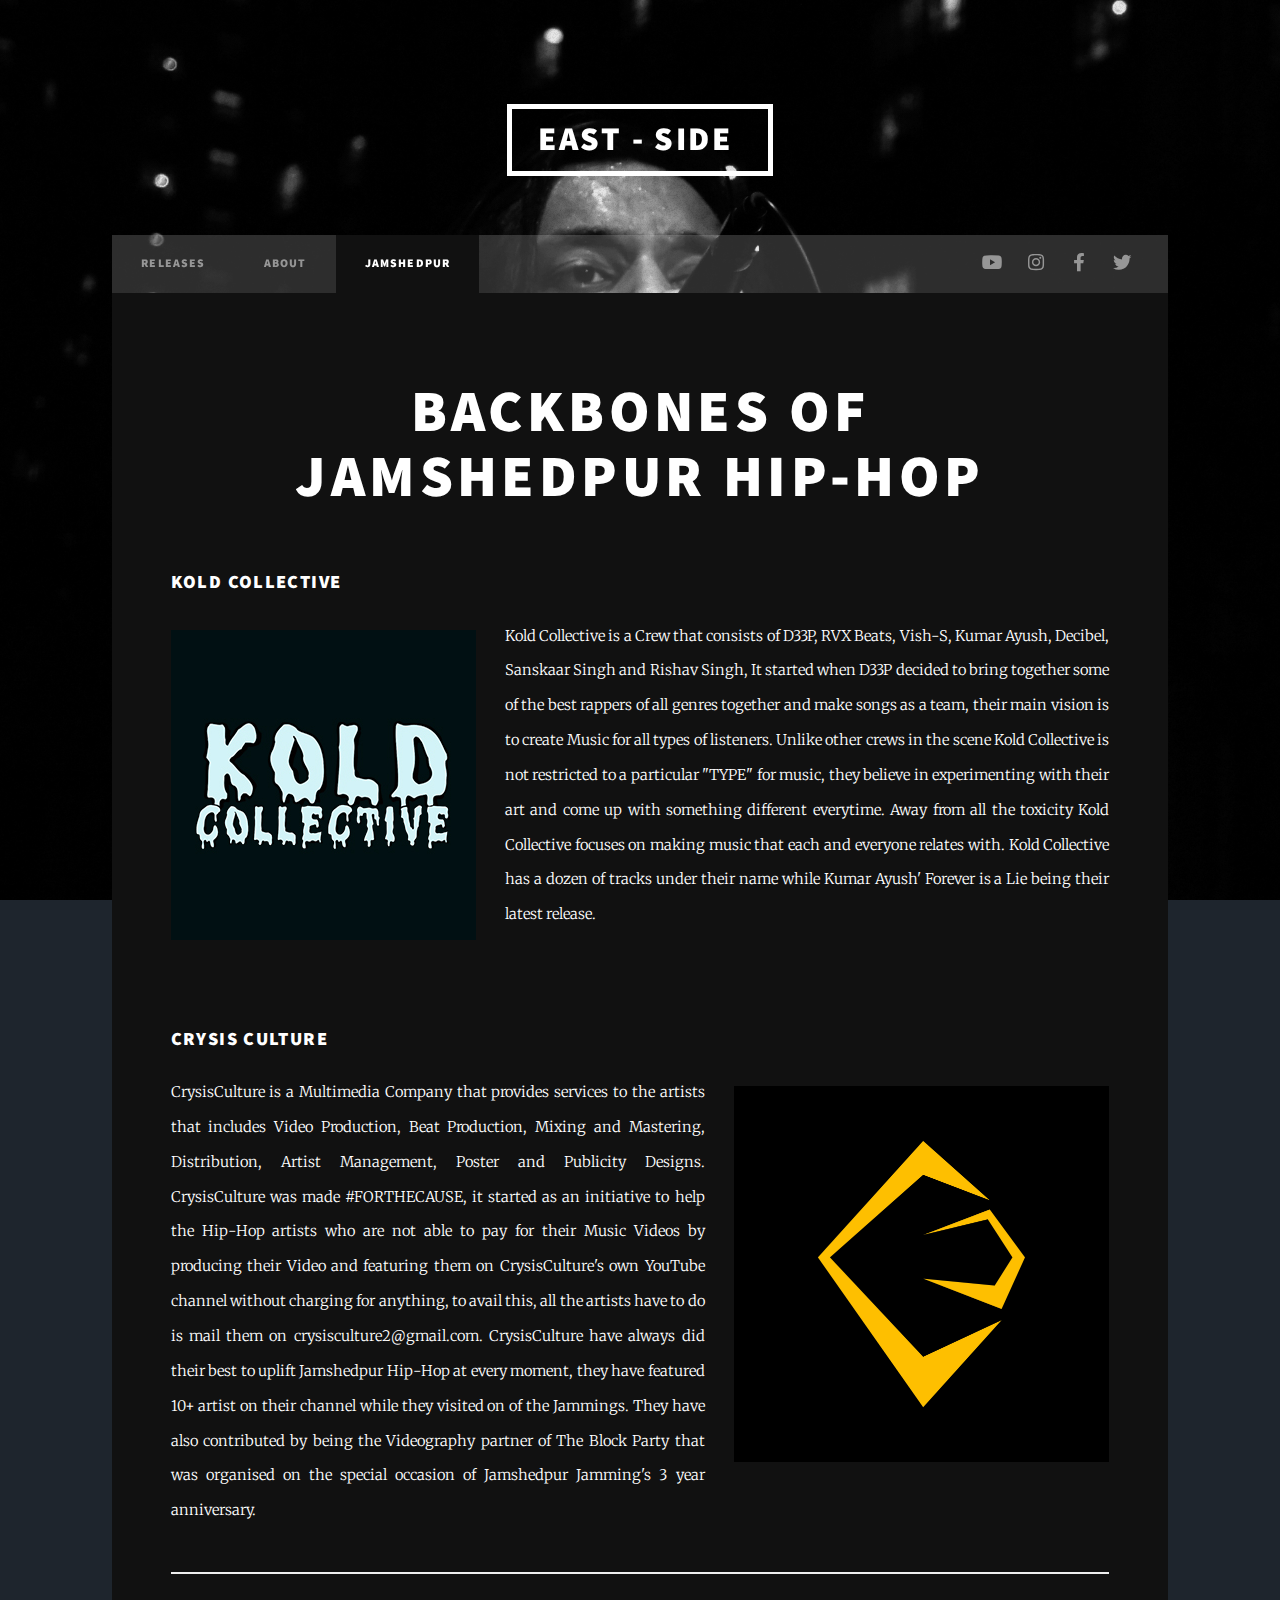
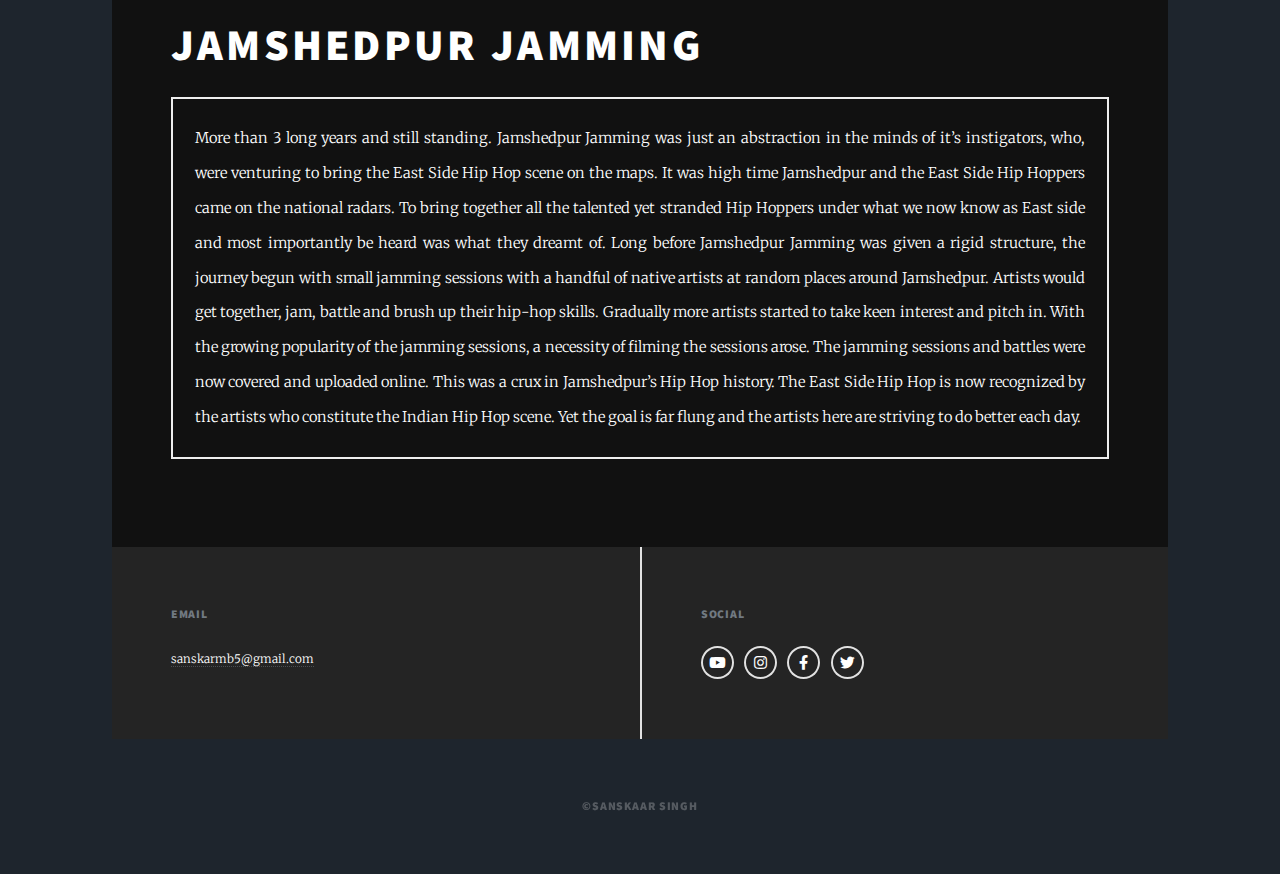
<file: jamshedpur.html>
<!DOCTYPE HTML>

<html>
	<head>
		<title>Backbones of Jamshedpur Hip-Hop</title>
		<meta charset="utf-8" />
		<meta name="viewport" content="width=device-width, initial-scale=1, user-scalable=no" />
		<link rel="stylesheet" href="assets/css/main.css" />
		<noscript><link rel="stylesheet" href="assets/css/noscript.css" /></noscript>
	</head>
	<body class="is-preload">

		<!-- Wrapper -->
			<div id="wrapper">

				<!-- Header -->
					<header id="header">
						<a href="index.html" class="logo">East - side&nbsp;</a>
					</header>

				<!-- Nav -->
					<nav id="nav">
						<ul class="links">
							<li><a href="index.html">Releases</a></li>
							<li><a href="about.html">About</a></li>
							<li class="active"><a href="jamshedpur.html">Jamshedpur</a></li>
						</ul>
						<ul class="icons">
              <li><a href="https://www.youtube.com/c/sanskaarsingh" class="icon brands fa-youtube"><span class="label">YouTube</span></a></li>
              <li><a href="https://www.instagram.com/sanskaar_singh_/" class="icon brands fa-instagram"><span class="label">Instagram</span></a></li>
              <li><a href="https://www.facebook.com/pure.sanskar/" class="icon brands fa-facebook-f"><span class="label">Facebook</span></a></li>
              <li><a href="https://twitter.com/sanskaar_singh_" class="icon brands fa-twitter"><span class="label">Twitter</span></a></li>
            </ul>
			  </nav>

				<!-- Main -->
					<div id="main">

						<!-- Post -->
							<section class="post">
								<header class="major">
									<h1>backbones of<br />
									jamshedpur hip-hop</h1>
								</header>

								<!-- Text stuff
									<h2>Text</h2>
									<p>This is <b>bold</b> and this is <strong>strong</strong>. This is <i>italic</i> and this is <em>emphasized</em>.
									This is <sup>superscript</sup> text and this is <sub>subscript</sub> text.
									This is <u>underlined</u> and this is code: <code>for (;;) { ... }</code>.
									Finally, this is a <a href="#">link</a>.</p>
									<hr />
									<h2>Heading Level 2</h2>
									<h3>Heading Level 3</h3>
									<h4>Heading Level 4</h4>
									<h5>Heading Level 5</h5>
									<h6>Heading Level 6</h6>
									<hr />
									<header>
										<h2>Heading with a Subtitle</h2>
										<p>Lorem ipsum dolor sit amet nullam id egestas urna aliquam</p>
									</header>
									<p>Nunc lacinia ante nunc ac lobortis. Interdum adipiscing gravida odio porttitor sem non mi integer non faucibus ornare mi ut ante amet placerat aliquet. Volutpat eu sed ante lacinia sapien lorem accumsan varius montes viverra nibh in adipiscing blandit tempus accumsan.</p>
									<header>
										<h3>Heading with a Subtitle</h3>
										<p>Lorem ipsum dolor sit amet nullam id egestas urna aliquam</p>
									</header>
									<p>Nunc lacinia ante nunc ac lobortis. Interdum adipiscing gravida odio porttitor sem non mi integer non faucibus ornare mi ut ante amet placerat aliquet. Volutpat eu sed ante lacinia sapien lorem accumsan varius montes viverra nibh in adipiscing blandit tempus accumsan.</p>
									<header>
										<h4>Heading with a Subtitle</h4>
										<p>Lorem ipsum dolor sit amet nullam id egestas urna aliquam</p>
									</header>
									<p>Nunc lacinia ante nunc ac lobortis. Interdum adipiscing gravida odio porttitor sem non mi integer non faucibus ornare mi ut ante amet placerat aliquet. Volutpat eu sed ante lacinia sapien lorem accumsan varius montes viverra nibh in adipiscing blandit tempus accumsan.</p>

									<hr />

								<!-- Lists 
									<h2>Lists</h2>
									<div class="row">
										<div class="col-6 col-12-small">

											<h3>Unordered</h3>
											<ul>
												<li>Dolor pulvinar etiam.</li>
												<li>Sagittis lorem eleifend.</li>
												<li>Felis feugiat dolore viverra.</li>
												<li>Dolor pulvinar etiam.</li>
											</ul>

											<h3>Alternate</h3>
											<ul class="alt">
												<li>Dolor pulvinar etiam etiam.</li>
												<li>Sagittis adipiscing eleifend.</li>
												<li>Felis enim dolore viverra.</li>
												<li>Dolor pulvinar etiam etiam.</li>
											</ul>

										</div>
										<div class="col-6 col-12-small">

											<h3>Ordered</h3>
											<ol>
												<li>Dolor pulvinar etiam.</li>
												<li>Etiam vel felis at viverra.</li>
												<li>Felis enim feugiat magna.</li>
												<li>Etiam vel felis nullam.</li>
												<li>Felis enim et tempus.</li>
											</ol>

											<h3>Icons</h3>
											<ul class="icons">
												<li><a href="#" class="icon brands fa-twitter"><span class="label">Twitter</span></a></li>
												<li><a href="#" class="icon brands fa-facebook-f"><span class="label">Facebook</span></a></li>
												<li><a href="#" class="icon brands fa-instagram"><span class="label">Instagram</span></a></li>
												<li><a href="#" class="icon brands fa-github"><span class="label">Github</span></a></li>
												<li><a href="#" class="icon brands fa-dribbble"><span class="label">Dribbble</span></a></li>
											</ul>
											<ul class="icons alt">
												<li><a href="#" class="icon brands alt fa-twitter"><span class="label">Twitter</span></a></li>
												<li><a href="#" class="icon brands alt fa-facebook-f"><span class="label">Facebook</span></a></li>
												<li><a href="#" class="icon brands alt fa-instagram"><span class="label">Instagram</span></a></li>
												<li><a href="#" class="icon brands alt fa-github"><span class="label">Github</span></a></li>
												<li><a href="#" class="icon brands alt fa-dribbble"><span class="label">Dribbble</span></a></li>
											</ul>

										</div>
									</div>
									<h3>Definition</h3>
									<dl>
										<dt>Item 1</dt>
										<dd>
											<p>Lorem ipsum dolor vestibulum ante ipsum primis in faucibus vestibulum. Blandit adipiscing eu felis iaculis volutpat ac adipiscing accumsan eu faucibus. Integer ac pellentesque praesent.</p>
										</dd>
										<dt>Item 2</dt>
										<dd>
											<p>Lorem ipsum dolor vestibulum ante ipsum primis in faucibus vestibulum. Blandit adipiscing eu felis iaculis volutpat ac adipiscing accumsan eu faucibus. Integer ac pellentesque praesent.</p>
										</dd>
										<dt>Item 3</dt>
										<dd>
											<p>Lorem ipsum dolor vestibulum ante ipsum primis in faucibus vestibulum. Blandit adipiscing eu felis iaculis volutpat ac adipiscing accumsan eu faucibus. Integer ac pellentesque praesent.</p>
										</dd>
									</dl>

									<!--<h3>Actions</h3>
									<ul class="actions">
										<li><a href="#" class="button primary">Primary</a></li>
										<li><a href="#" class="button">Default</a></li>
									</ul>
									<ul class="actions small">
										<li><a href="#" class="button primary small">Small</a></li>
										<li><a href="#" class="button small">Small</a></li>
									</ul>
									<div class="row">
										<div class="col-6 col-12-small">
											<ul class="actions stacked">
												<li><a href="#" class="button primary">Default</a></li>
												<li><a href="#" class="button">Default</a></li>
											</ul>
										</div>
										<div class="col-6 col-12-small">
											<ul class="actions stacked">
												<li><a href="#" class="button primary small">Small</a></li>
												<li><a href="#" class="button small">Small</a></li>
											</ul>
										</div>
									</div>
									<div class="row">
										<div class="col-6 col-12-small">
											<ul class="actions stacked">
												<li><a href="#" class="button primary fit">Default</a></li>
												<li><a href="#" class="button fit">Default</a></li>
											</ul>
										</div>
										<div class="col-6 col-12-small">
											<ul class="actions stacked">
												<li><a href="#" class="button primary small fit">Small</a></li>
												<li><a href="#" class="button small fit">Small</a></li>
											</ul>
										</div>
									</div>

									<hr />

								<!-- Blockquote 
									<h2>Blockquote</h2>
									<blockquote>Fringilla nisl. Donec accumsan interdum nisi, quis tincidunt felis sagittis eget tempus euismod. Vestibulum ante ipsum primis in faucibus vestibulum. Blandit adipiscing eu felis iaculis volutpat ac adipiscing accumsan faucibus. Vestibulum ante ipsum primis in faucibus vestibulum. Blandit adipiscing eu felis.</blockquote>

									<hr />

								<!-- Table 
									<h2>Table</h2>

									<h3>Default</h3>
									<div class="table-wrapper">
										<table>
											<thead>
												<tr>
													<th>Name</th>
													<th>Description</th>
													<th>Price</th>
												</tr>
											</thead>
											<tbody>
												<tr>
													<td>Item 1</td>
													<td>Ante turpis integer aliquet porttitor.</td>
													<td>29.99</td>
												</tr>
												<tr>
													<td>Item 2</td>
													<td>Vis ac commodo adipiscing arcu aliquet.</td>
													<td>19.99</td>
												</tr>
												<tr>
													<td>Item 3</td>
													<td> Morbi faucibus arcu accumsan lorem.</td>
													<td>29.99</td>
												</tr>
												<tr>
													<td>Item 4</td>
													<td>Vitae integer tempus condimentum.</td>
													<td>19.99</td>
												</tr>
												<tr>
													<td>Item 5</td>
													<td>Ante turpis integer aliquet porttitor.</td>
													<td>29.99</td>
												</tr>
											</tbody>
											<tfoot>
												<tr>
													<td colspan="2"></td>
													<td>100.00</td>
												</tr>
											</tfoot>
										</table>
									</div>

									<!--<h3>Alternate</h3>
									<div class="table-wrapper">
										<table class="alt">
											<thead>
												<tr>
													<th>Name</th>
													<th>Description</th>
													<th>Price</th>
												</tr>
											</thead>
											<tbody>
												<tr>
													<td>Item 1</td>
													<td>Ante turpis integer aliquet porttitor.</td>
													<td>29.99</td>
												</tr>
												<tr>
													<td>Item 2</td>
													<td>Vis ac commodo adipiscing arcu aliquet.</td>
													<td>19.99</td>
												</tr>
												<tr>
													<td>Item 3</td>
													<td> Morbi faucibus arcu accumsan lorem.</td>
													<td>29.99</td>
												</tr>
												<tr>
													<td>Item 4</td>
													<td>Vitae integer tempus condimentum.</td>
													<td>19.99</td>
												</tr>
												<tr>
													<td>Item 5</td>
													<td>Ante turpis integer aliquet porttitor.</td>
													<td>29.99</td>
												</tr>
											</tbody>
											<tfoot>
												<tr>
													<td colspan="2"></td>
													<td>100.00</td>
												</tr>
											</tfoot>
										</table>
									</div>

									<hr />

								<!-- Buttons 
									<h2>Buttons</h2>
									<ul class="actions">
										<li><a href="#" class="button primary">Primary</a></li>
										<li><a href="#" class="button">Default</a></li>
									</ul>
									<ul class="actions">
										<li><a href="#" class="button primary large">Large</a></li>
										<li><a href="#" class="button">Default</a></li>
										<li><a href="#" class="button small">Small</a></li>
									</ul>
									<ul class="actions fit">
										<li><a href="#" class="button primary fit">Fit</a></li>
										<li><a href="#" class="button fit">Fit</a></li>
									</ul>
									<ul class="actions fit small">
										<li><a href="#" class="button primary fit small">Fit + Small</a></li>
										<li><a href="#" class="button fit small">Fit + Small</a></li>
									</ul>
									<ul class="actions">
										<li><a href="#" class="button primary icon solid fa-search">Icon</a></li>
										<li><a href="#" class="button icon solid fa-download">Icon</a></li>
									</ul>
									<ul class="actions">
										<li><span class="button primary disabled">Primary</span></li>
										<li><span class="button disabled">Default</span></li>
									</ul>

									<hr />

								<!-- Form 
									<h2>Form</h2>

									<form method="post" action="#">
										<div class="row gtr-uniform">
											<div class="col-6 col-12-xsmall">
												<input type="text" name="demo-name" id="demo-name" value="" placeholder="Name" />
											</div>
											<div class="col-6 col-12-xsmall">
												<input type="email" name="demo-email" id="demo-email" value="" placeholder="Email" />
											</div>
											<!-- Break 
											<div class="col-12">
												<select name="demo-category" id="demo-category">
													<option value="">- Category -</option>
													<option value="1">Manufacturing</option>
													<option value="1">Shipping</option>
													<option value="1">Administration</option>
													<option value="1">Human Resources</option>
												</select>
											</div>
											<!-- Break 
											<div class="col-4 col-12-small">
												<input type="radio" id="demo-priority-low" name="demo-priority" checked>
												<label for="demo-priority-low">Low</label>
											</div>
											<div class="col-4 col-12-small">
												<input type="radio" id="demo-priority-normal" name="demo-priority">
												<label for="demo-priority-normal">Normal</label>
											</div>
											<div class="col-4 col-12-small">
												<input type="radio" id="demo-priority-high" name="demo-priority">
												<label for="demo-priority-high">High</label>
											</div>
											<!-- Break 
											<div class="col-6 col-12-small">
												<input type="checkbox" id="demo-copy" name="demo-copy">
												<label for="demo-copy">Email me a copy</label>
											</div>
											<div class="col-6 col-12-small">
												<input type="checkbox" id="demo-human" name="demo-human" checked>
												<label for="demo-human">I am a human</label>
											</div>
											<!-- Break 
											<div class="col-12">
												<textarea name="demo-message" id="demo-message" placeholder="Enter your message" rows="6"></textarea>
											</div>
											<!-- Break 
											<div class="col-12">
												<ul class="actions">
													<li><input type="submit" value="Send Message" class="primary" /></li>
													<li><input type="reset" value="Reset" /></li>
												</ul>
											</div>
										</div>
									</form>

									<hr />

								<!-- Image 
									<h2>Image</h2>

									<h3>Fit</h3>
									<span class="image fit"><img src="images/pic01.jpg" alt="" /></span>
									<div class="box alt">
										<div class="row gtr-50 gtr-uniform">
											<div class="col-4"><span class="image fit"><img src="images/pic02.jpg" alt="" /></span></div>
											<div class="col-4"><span class="image fit"><img src="images/pic03.jpg" alt="" /></span></div>
											<div class="col-4"><span class="image fit"><img src="images/pic04.jpg" alt="" /></span></div>
											<!-- Break 
											<div class="col-4"><span class="image fit"><img src="images/pic04.jpg" alt="" /></span></div>
											<div class="col-4"><span class="image fit"><img src="images/pic02.jpg" alt="" /></span></div>
											<div class="col-4"><span class="image fit"><img src="images/pic03.jpg" alt="" /></span></div>
											<!-- Break 
											<div class="col-4"><span class="image fit"><img src="images/pic03.jpg" alt="" /></span></div>
											<div class="col-4"><span class="image fit"><img src="images/pic04.jpg" alt="" /></span></div>
											<div class="col-4"><span class="image fit"><img src="images/pic02.jpg" alt="" /></span></div>
										</div>
									</div>-->

									<h3>KOLD COLLECTIVE</h3>
							    <p><span class="image left"><img src="images/pic08.jpg" alt=""></span>Kold Collective is a Crew that consists of D33P, RVX Beats, Vish-S, Kumar Ayush, Decibel, Sanskaar Singh and Rishav Singh, It started when D33P decided to bring together some of the best rappers of all genres together and make songs as a team, their main vision is to create Music for all types of listeners. Unlike other crews in the scene Kold Collective is not restricted to a particular "TYPE" for music, they believe in experimenting with their art and come up with something different everytime. Away from all the toxicity Kold Collective focuses on making music that each and everyone relates with. Kold Collective has a dozen of tracks under their name while Kumar Ayush' Forever is a Lie being their latest release.</p>
								    <p>&nbsp;</p>
<h3>CRYSIS CULTURE</h3>
<p><span class="image right"><img src="images/pic09.jpg" alt="" /></span>CrysisCulture is a Multimedia Company that provides services to the artists that includes Video Production, Beat Production, Mixing and Mastering, Distribution, Artist Management, Poster and Publicity Designs. CrysisCulture was made #FORTHECAUSE, it started as an initiative to help the Hip-Hop artists who are not able to pay for their Music Videos by producing their Video and featuring them on CrysisCulture's own YouTube channel without charging for anything, to avail this, all the artists have to do is mail them on crysisculture2@gmail.com. CrysisCulture have always did their best to uplift Jamshedpur Hip-Hop at every moment, they have featured 10+ artist on their channel while they visited on of the Jammings. They have also contributed by being the Videography partner of The Block Party that was organised on the special occasion of Jamshedpur Jamming's 3 year anniversary.</p>

									<hr />

								<!-- Box -->
									<h2>Jamshedpur Jamming</h2>
									<div class="box">
										<p>More than 3 long years and still standing. Jamshedpur Jamming was just an abstraction in the minds of it’s instigators, who, were venturing to bring the East Side Hip Hop scene on the maps. It was high time Jamshedpur and the East Side Hip Hoppers came on the national radars. To bring together all the talented yet stranded Hip Hoppers under what we now know as East side and most importantly be heard was what they dreamt of. Long before Jamshedpur Jamming was given a rigid structure, the journey begun with small jamming sessions with a handful of native artists at random places around Jamshedpur. Artists would get together, jam, battle and brush up their hip-hop skills. Gradually more artists started to take keen interest and pitch in. With the growing popularity of the jamming sessions, a necessity of filming the sessions arose. The jamming sessions and battles were now covered and uploaded online. This was a crux in Jamshedpur’s Hip Hop history. The East Side Hip Hop is now recognized by the artists who constitute the Indian Hip Hop scene. Yet the goal is far flung and the artists here are striving to do better each day.</p>
									</div>

									

								<!-- Preformatted Code 
									<h2>Preformatted</h2>
									<pre><code>i = 0;

while (!deck.isInOrder()) {
    print 'Iteration ' + i;
    deck.shuffle();
    i++;
}

print 'It took ' + i + ' iterations to sort the deck.';
</code></pre> -->

							</section>

					</div>

				<!-- Footer -->
					<footer id="footer">
							<section>
								<h3>Email</h3>
								<p><a href="https://mail.google.com/mail/u/0/?fs=1&to=sanskarmb5@gmail.com&tf=cm">sanskarmb5@gmail.com</a></p>
							</section>
							<section>
								<h3>Social</h3>
                <ul class="icons alt">
                  <li><a href="https://www.youtube.com/c/sanskaarsingh" class="icon brands alt fa-youtube"><span class="label">Youtube</span></a></li>
                  <li><a href="https://www.instagram.com/sanskaar_singh_/" class="icon brands alt fa-instagram"><span class="label">Instagram</span></a></li>
                  <li><a href="https://www.facebook.com/pure.sanskar/" class="icon brands alt fa-facebook-f"><span class="label">Facebook</span></a></li>
                  <li><a href="https://twitter.com/sanskaar_singh_" class="icon brands alt fa-twitter"><span class="label">Twitter</span></a></li>
                </ul>
							</section>
						</section>
					</footer>

				<!-- Copyright -->
					<div id="copyright">
						<ul><li>&copy;Sanskaar singh</li></ul>
					</div>

	</div>

		<!-- Scripts -->
			<script src="assets/js/jquery.min.js"></script>
			<script src="assets/js/jquery.scrollex.min.js"></script>
			<script src="assets/js/jquery.scrolly.min.js"></script>
			<script src="assets/js/browser.min.js"></script>
			<script src="assets/js/breakpoints.min.js"></script>
			<script src="assets/js/util.js"></script>
			<script src="assets/js/main.js"></script>

	</body>
</html>
</file>
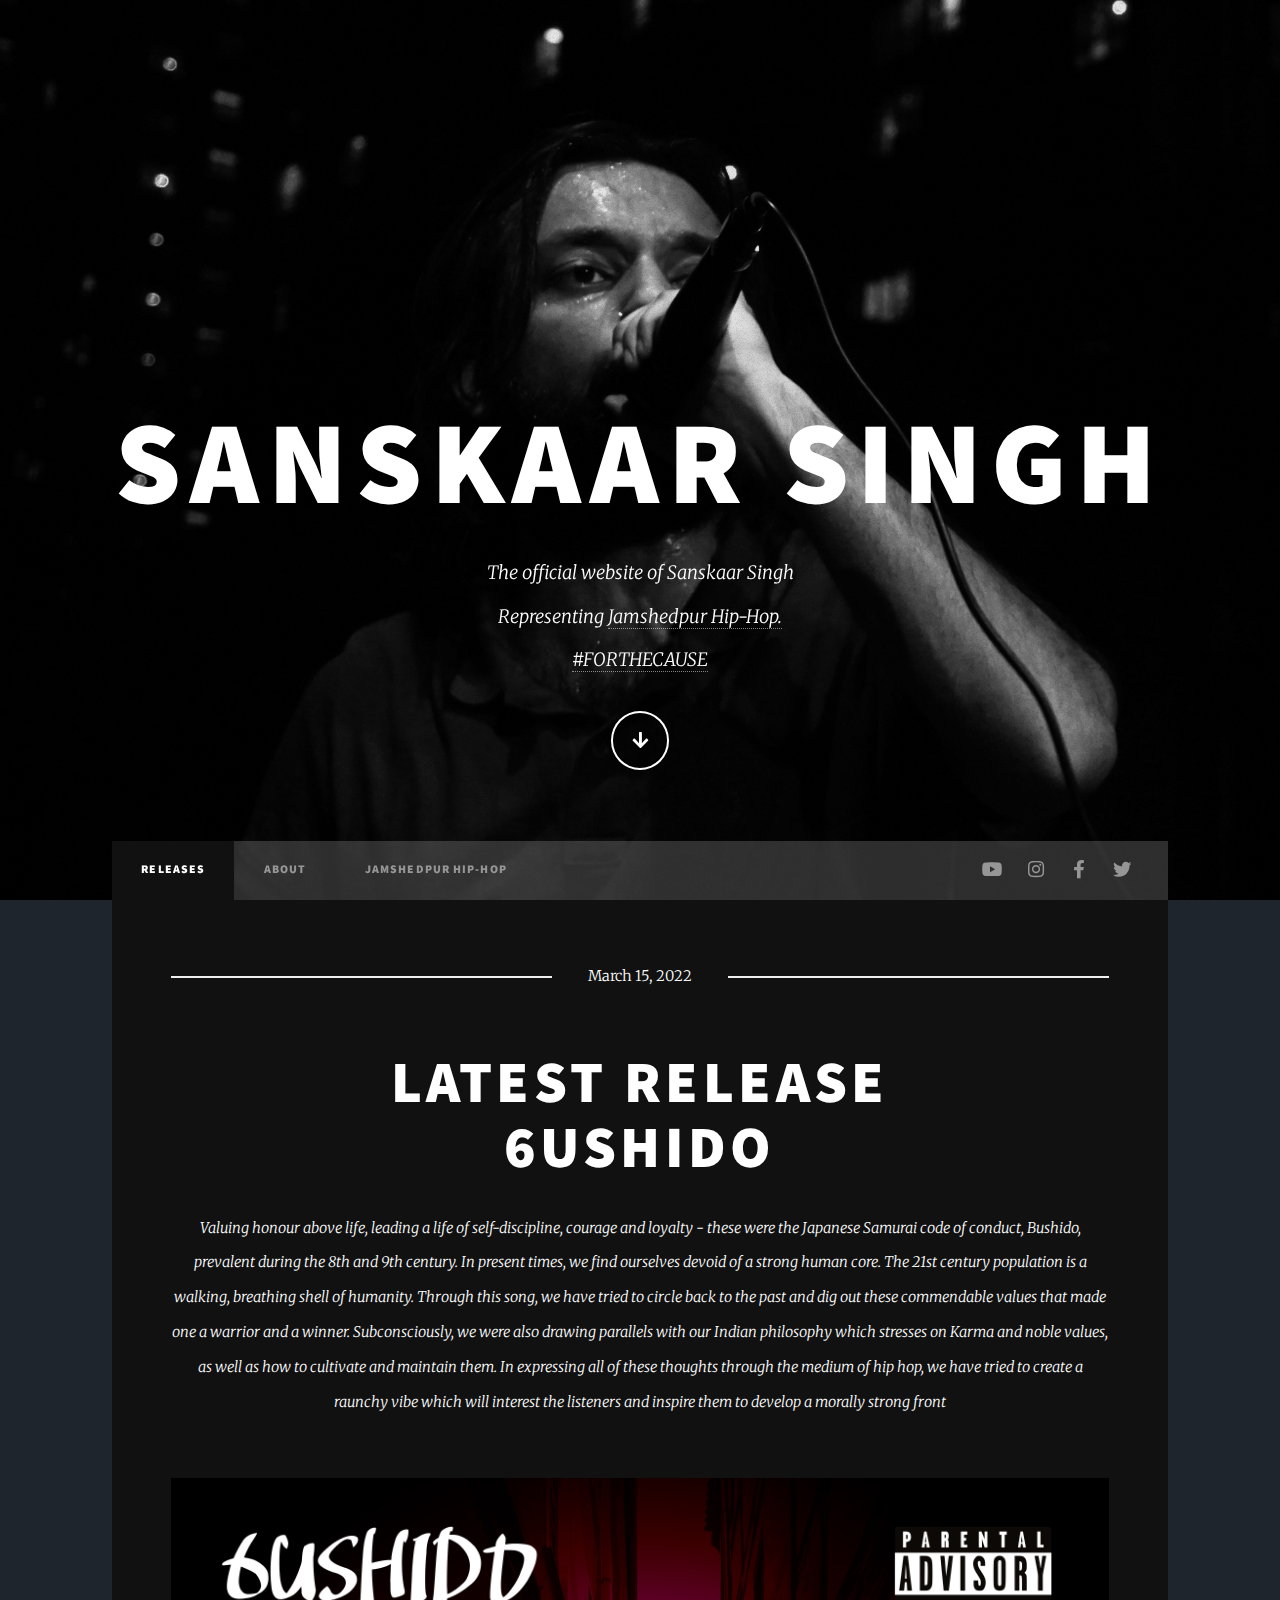
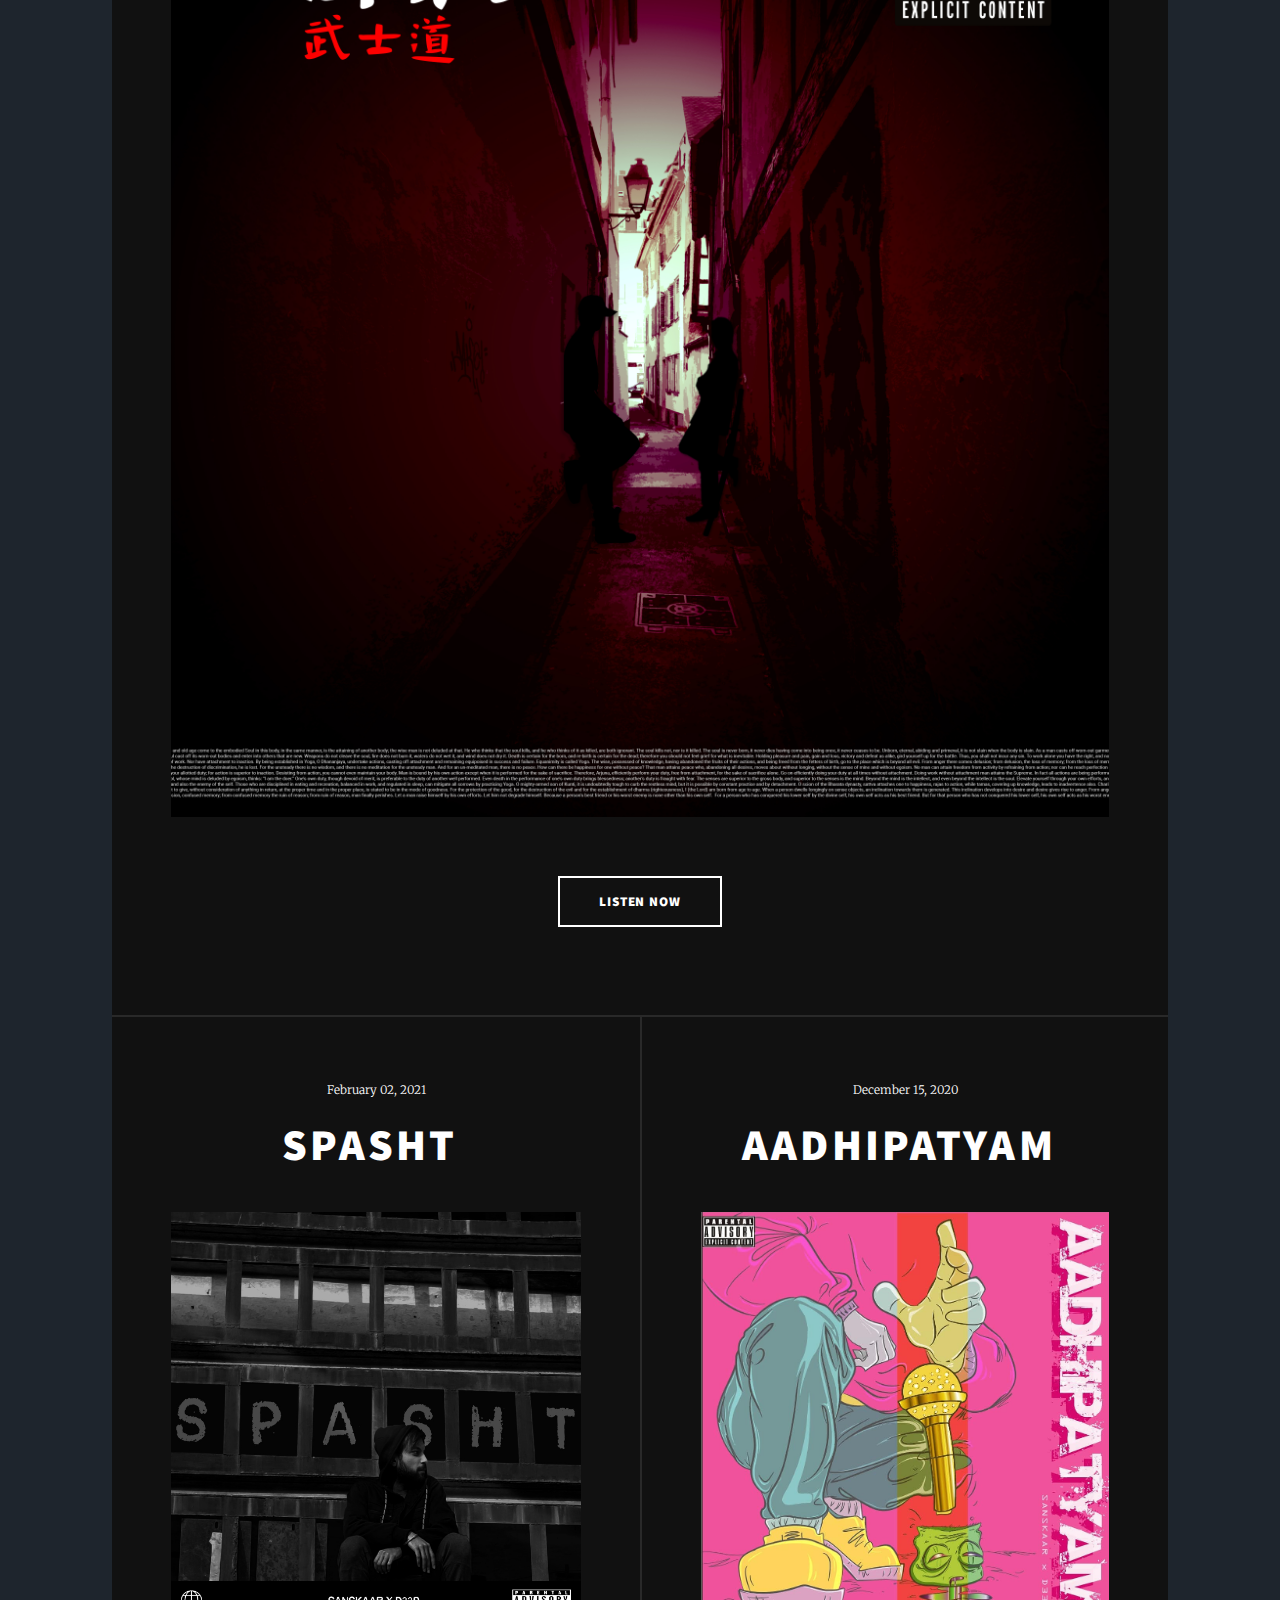
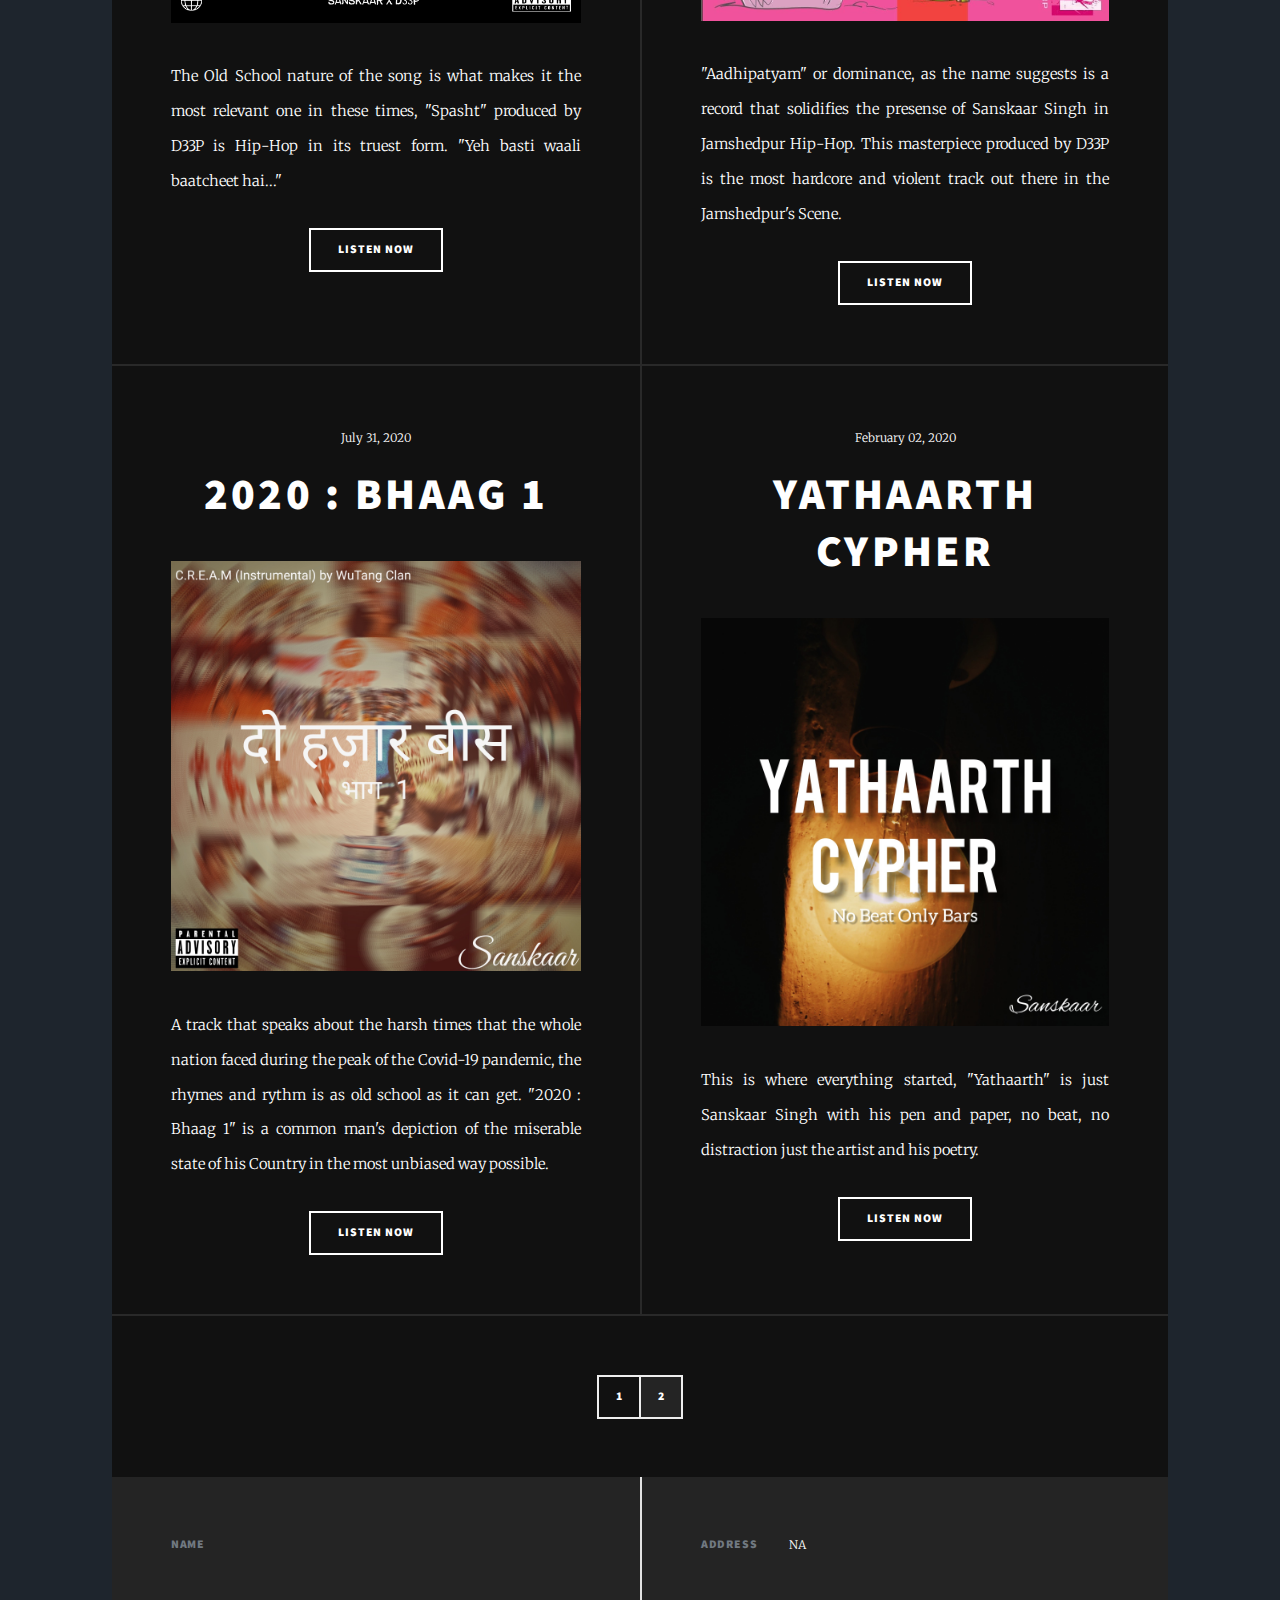
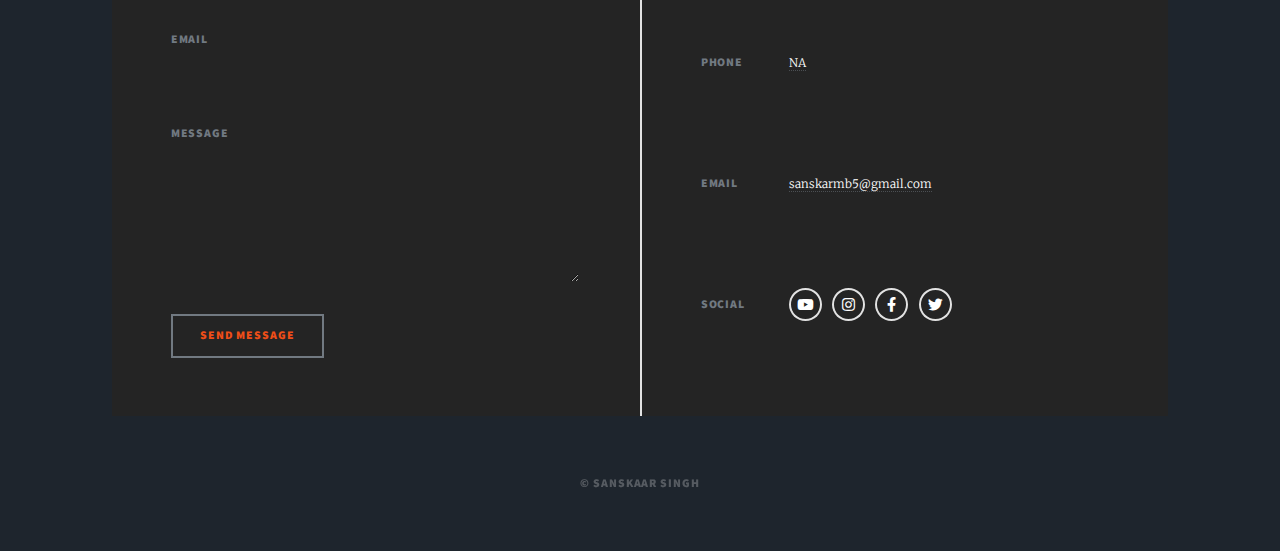
<file: landingpage2.html>
<!DOCTYPE HTML>
<html>
	<head>
		<title>Sanskaar Singh</title>
		<meta charset="utf-8" />
		<meta name="viewport" content="width=device-width, initial-scale=1, user-scalable=no" />
		<link rel="stylesheet" href="assets/css/main.css" />
		<noscript><link rel="stylesheet" href="assets/css/noscript.css" /></noscript>
	</head>
	<body class="is-preload">

		<!-- Wrapper -->
			<div id="wrapper" class="fade-in">

				<!-- Intro -->
					<div id="intro">
						<h1>Sanskaar Singh<br />
						</h1>
						<p>The official website of Sanskaar Singh<br/>
							Representing <a href="https://open.spotify.com/playlist/1W4tLpUY0gwpw29ZTVPGVI?si=e21f91bec6c64d93">Jamshedpur Hip-Hop.</a><br />
						<a href="https://www.youtube.com/channel/UCf0OOTZwKPksPQysq2FFf3w">#FORTHECAUSE</a></p>
						<ul class="actions">
							<li><a href="#header" class="button icon solid solo fa-arrow-down scrolly">Continue</a></li>
						</ul>
					</div>

				<!-- Header -->
					<header id="header">
						<a href="index.html" class="logo">EASt - SIDE</a>
					</header>

				<!-- Nav -->
					<nav id="nav">
						<ul class="links">
							<li class="active"><a href="index.html">Releases</a></li>
							<li><a href="generic.html">About</a></li>
							<li><a href="elements.html">Jamshedpur Hip-Hop</a></li>
						</ul>
						<ul class="icons">
              <li><a href="https://www.youtube.com/c/sanskaarsingh" class="icon brands fa-youtube"><span class="label">YouTube</span></a></li>
              <li><a href="https://www.instagram.com/sanskaar_singh_/" class="icon brands fa-instagram"><span class="label">Instagram</span></a></li>
              <li><a href="https://www.facebook.com/pure.sanskar/" class="icon brands fa-facebook-f"><span class="label">Facebook</span></a></li>
              <li><a href="https://twitter.com/sanskaar_singh_" class="icon brands fa-twitter"><span class="label">Twitter</span></a></li>
            </ul>
					</nav>

				<!-- Main -->
					<div id="main">

						<!-- Featured Post -->
							<article class="post featured">
								<header class="major">
									<span class="date">March 15, 2022</span>
									<h2><a href="#">Latest Release<br />
									6USHIDO</a></h2>
									<p>Valuing honour above life, leading a life of self-discipline, courage and loyalty - these were the Japanese Samurai code of conduct, Bushido, prevalent during the 8th and 9th century. In present times, we find ourselves devoid of a strong human core. The 21st century population is a walking, breathing shell of humanity. 
Through this song, we have tried to circle back to the past and dig out these commendable values that made one a warrior and a winner. Subconsciously, we were also drawing parallels with our Indian philosophy which stresses on Karma and noble values, as well as how to cultivate and maintain them. In expressing all of these thoughts through the medium of hip hop, we have tried to create a raunchy vibe which will interest the listeners and inspire them to develop a morally strong front
</p>
								</header>
								<a href="#" class="image main"><img src="images/Bushido Album Art.jpg" alt="" /></a>
								<ul class="actions special">
									<li><a href="https://streamlink.to/6ushido" class="button large">listen now</a></li>
								</ul>
							</article>

						<!-- Posts -->
							<section class="posts">
								<article>
									<header>
										<span class="date">February 02, 2021</span>
										<h2><a href="#">Spasht&nbsp;
										</a></h2>
									</header>
									<a href="#" class="image fit"><img src="images/pic05.jpg" alt="" /></a>
									<p>The Old School nature of the song is what makes it the most relevant one in these times, "Spasht" produced by D33P is Hip-Hop in its truest form. "Yeh basti waali baatcheet hai..." </p>
									<ul class="actions special">
										<li><a href="https://youtu.be/gUjG1l3x22A" class="button">Listen Now</a></li>
									</ul>
								</article>
								<article>
									<header>
										<span class="date">December 15, 2020</span>
										<h2><a href="#">AADHIPATYAM&nbsp;
										</a></h2>
									</header>
									<a href="#" class="image fit"><img src="images/pic06.jpg" alt="" /></a>
									<p>"Aadhipatyam" or dominance, as the name suggests is a record that solidifies the presense of Sanskaar Singh in Jamshedpur Hip-Hop. This masterpiece produced by D33P is the most hardcore and violent track out there in the Jamshedpur's Scene.</p>
									<ul class="actions special">
										<li><a href="https://open.spotify.com/track/0k1HUNL65t60kG0Lv46joM?si=0ca4359133184c4f" class="button">Listen now</a></li>
									</ul>
								</article>
								<article>
									<header>
										<span class="date">July 31, 2020</span>
										<h2><a href="#">2020 : Bhaag 1<br />
										</a></h2>
									</header>
									<a href="#" class="image fit"><img src="images/pic07.jpg" alt="" /></a>
									<p>A track that speaks about the harsh times that the whole nation faced during the peak of the Covid-19 pandemic, the rhymes and rythm is as old school as it can get. "2020 : Bhaag 1" is a common man's depiction of the miserable state of his Country in the most unbiased way possible.</p>
									<ul class="actions special">
										<li><a href="https://youtu.be/UKPAQP0ivz8" class="button">Listen now</a></li>
									</ul>
								</article>
								<article>
									<header>
										<span class="date">February 02, 2020</span>
										<h2><a href="#">Yathaarth cypher
										</a></h2>
									</header>
									<a href="#" class="image fit"><img src="images/pic10.jpg" alt="" /></a>
									<p>This is where everything started, "Yathaarth" is just Sanskaar Singh with his pen and paper, no beat, no distraction just the artist and his poetry.</p>
									<ul class="actions special">
										<li><a href="https://youtu.be/eFBth2l-IcM" class="button">listen now</a></li>
									</ul>
								</article>
							</section>

						<!-- Footer -->
							<footer>
								<div class="pagination">
									<!-- <a href="#" class="previous">Prev</a> -->
									<a href="index.html" class="page">1</a>
									<a href="index - Copy.html" class="page active">2</a>
									<!-- <a href="#" class="next">Next</a> -->
								</div>
							</footer>

					</div>

				<!-- Footer -->
					<footer id="footer">
						<section>
							<form method="post" action="#">
								<div class="fields">
									<div class="field">
										<label for="name">Name</label>
										<input type="text" name="name" id="name" />
									</div>
									<div class="field">
										<label for="email">Email</label>
										<input type="text" name="email" id="email" />
									</div>
									<div class="field">
										<label for="message">Message</label>
										<textarea name="message" id="message" rows="3"></textarea>
									</div>
								</div>
								<ul class="actions">
									<li><input type="submit" value="Send Message" /></li>
								</ul>
							</form>
						</section>
						<section class="split contact">
							<section class="alt">
								<h3>Address</h3>
								<p>NA</p>
							</section>
							<section>
								<h3>Phone</h3>
								<p><a href="#">NA</a></p>
							</section>
							<section>
								<h3>Email</h3>
								<p><a href="#">sanskarmb5@gmail.com</a></p>
							</section>
							<section>
								<h3>Social</h3>
                <ul class="icons alt">
                  <li><a href="https://www.youtube.com/c/sanskaarsingh" class="icon brands alt fa-youtube"><span class="label">Youtube</span></a></li>
                  <li><a href="https://www.instagram.com/sanskaar_singh_/" class="icon brands alt fa-instagram"><span class="label">Instagram</span></a></li>
                  <li><a href="https://www.facebook.com/pure.sanskar/" class="icon brands alt fa-facebook-f"><span class="label">Facebook</span></a></li>
                  <li><a href="https://twitter.com/sanskaar_singh_" class="icon brands alt fa-twitter"><span class="label">Twitter</span></a></li>
                </ul>
							</section>
						</section>
					</footer>

				<!-- Copyright -->
					<div id="copyright">
						<ul><li>&copy; Sanskaar singh</li></ul>
					</div>

			</div>

		<!-- Scripts -->
			<script src="assets/js/jquery.min.js"></script>
			<script src="assets/js/jquery.scrollex.min.js"></script>
			<script src="assets/js/jquery.scrolly.min.js"></script>
			<script src="assets/js/browser.min.js"></script>
			<script src="assets/js/breakpoints.min.js"></script>
			<script src="assets/js/util.js"></script>
			<script src="assets/js/main.js"></script>

	</body>
</html>
</file>
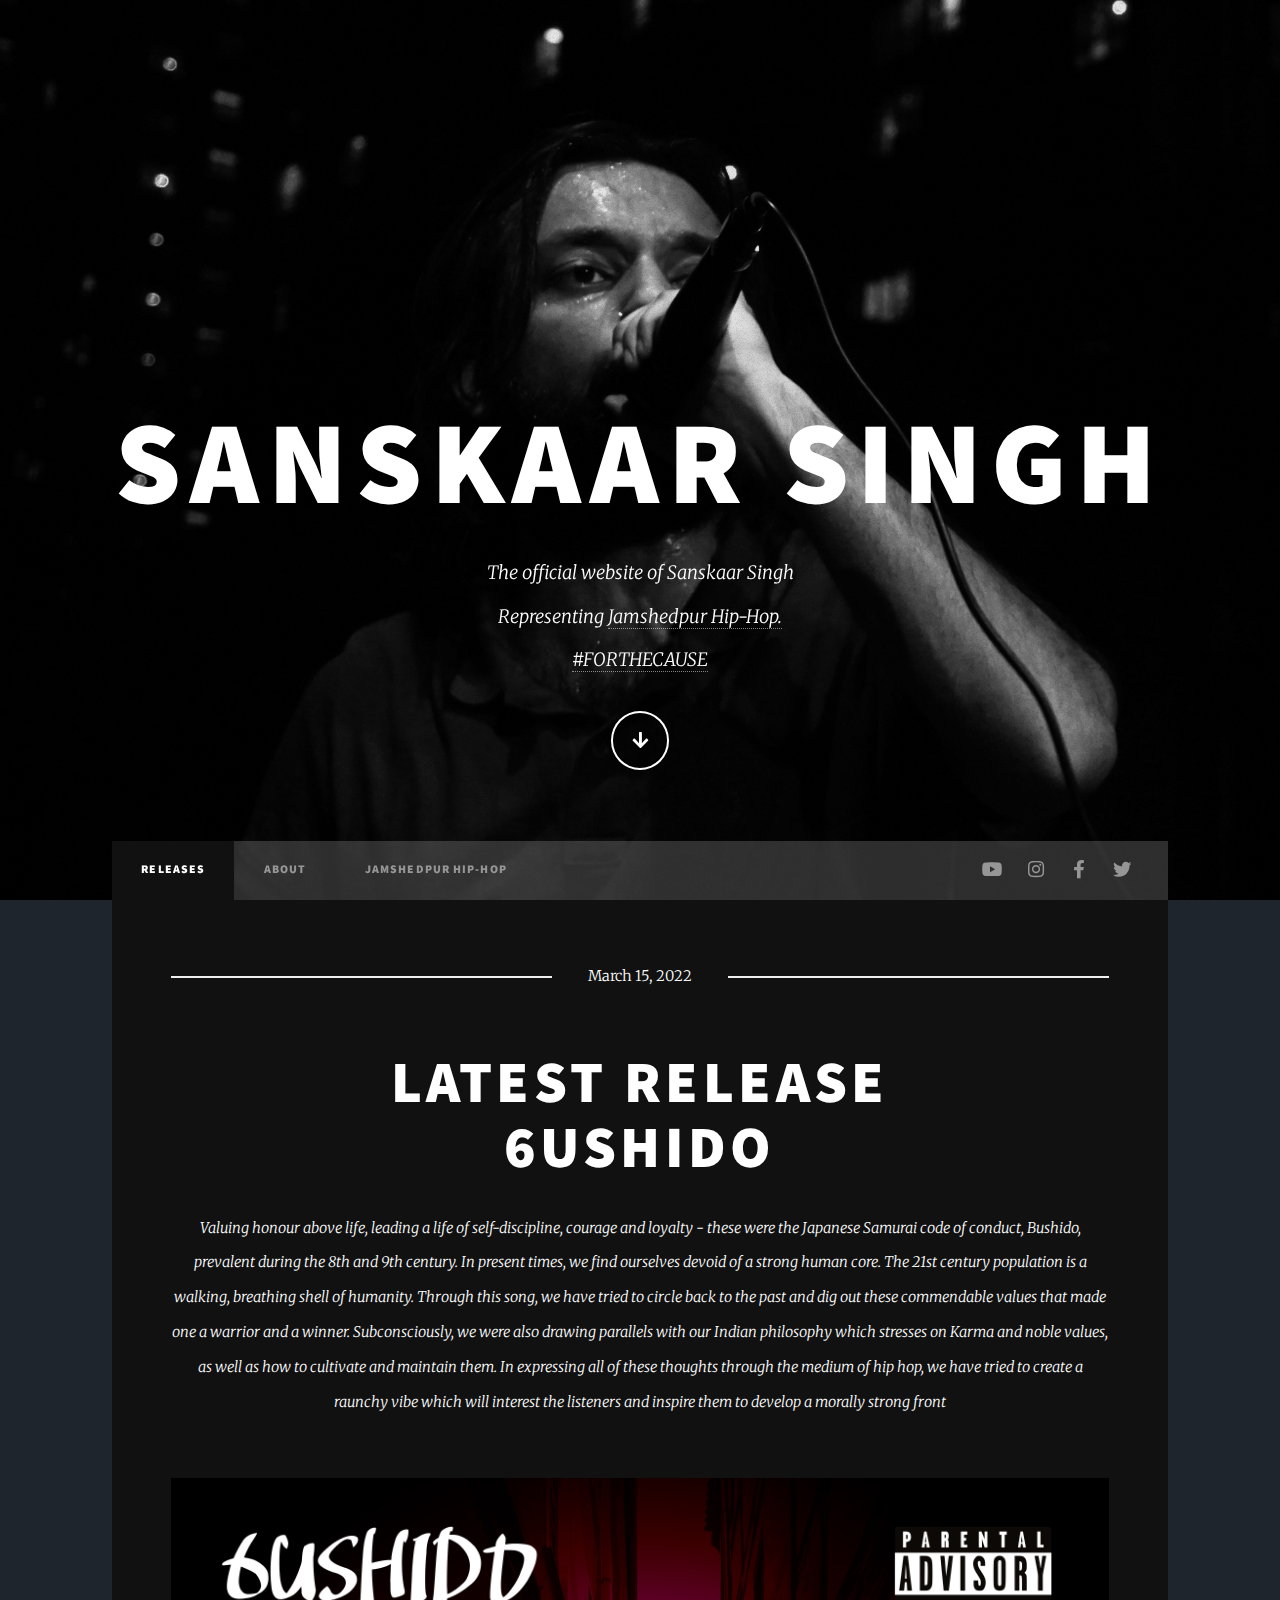
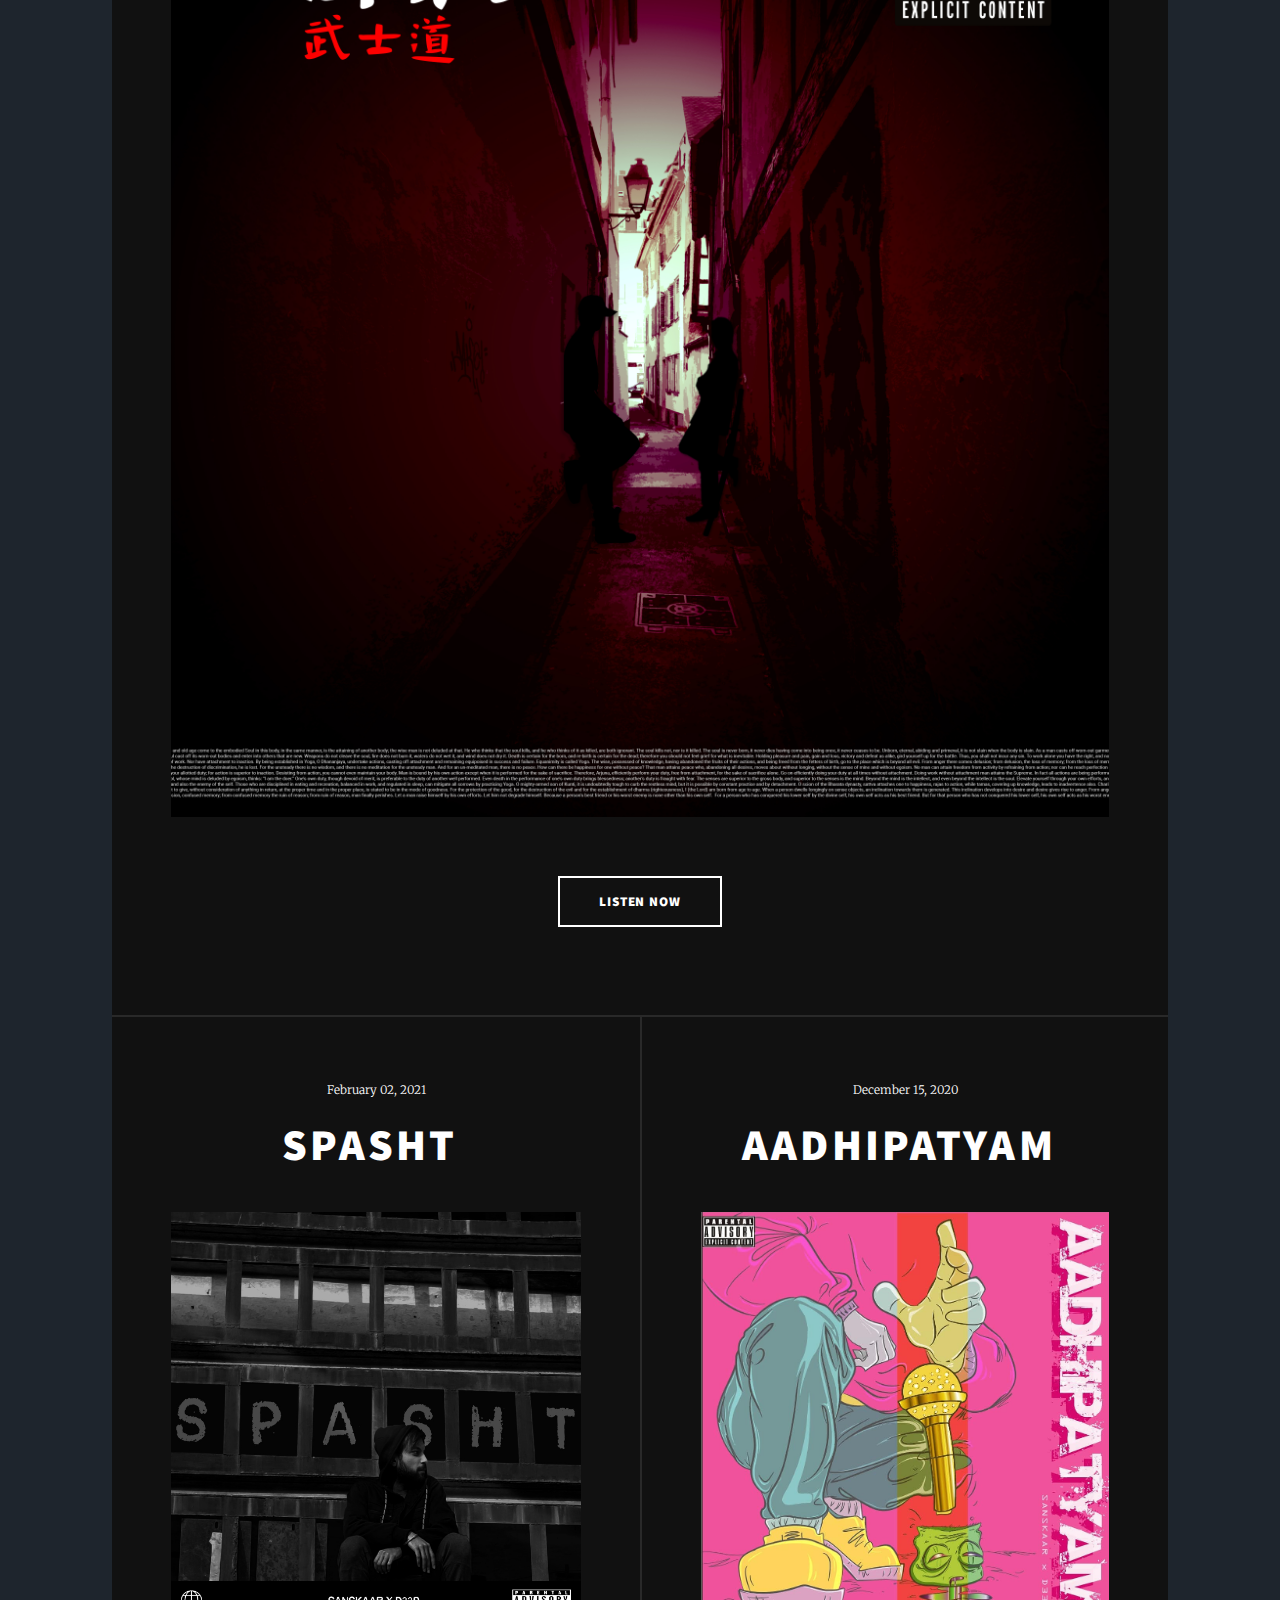
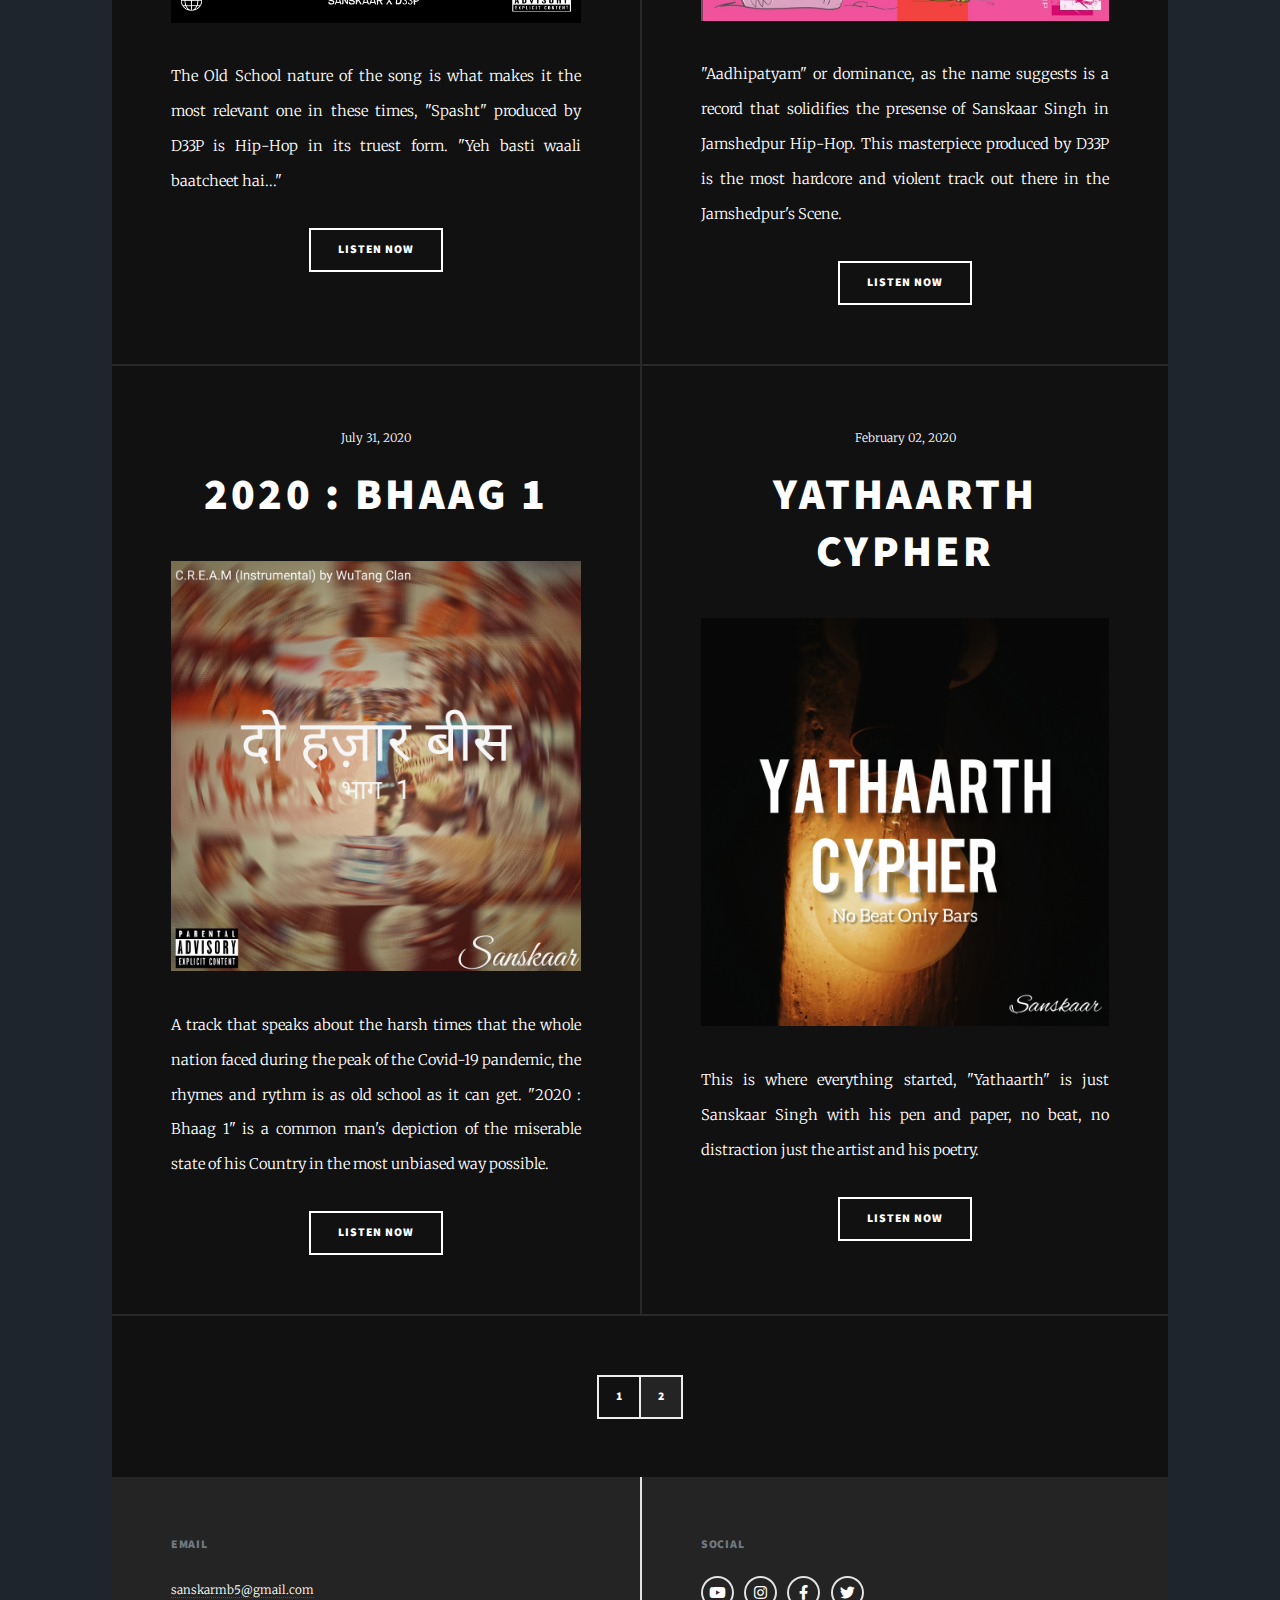
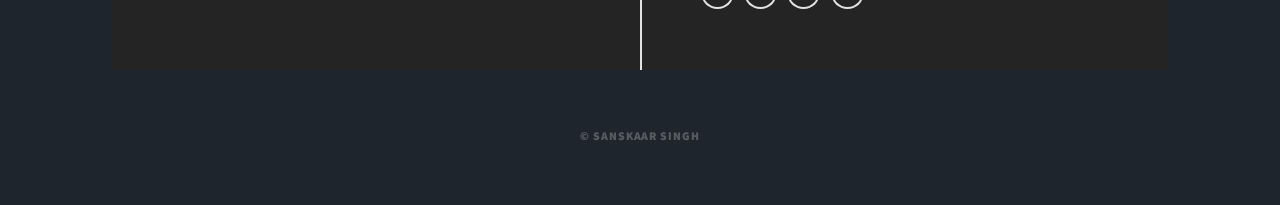
<file: releases2.html>
<!DOCTYPE HTML>
<html>
	<head>
		<title>Sanskaar Singh</title>
		<meta charset="utf-8" />
		<meta name="viewport" content="width=device-width, initial-scale=1, user-scalable=no" />
		<link rel="stylesheet" href="assets/css/main.css" />
		<noscript><link rel="stylesheet" href="assets/css/noscript.css" /></noscript>
	</head>
	<body class="is-preload">

		<!-- Wrapper -->
			<div id="wrapper" class="fade-in">

				<!-- Intro -->
					<div id="intro">
						<h1>Sanskaar Singh<br />
						</h1>
						<p>The official website of Sanskaar Singh<br/>
							Representing <a href="https://open.spotify.com/playlist/1W4tLpUY0gwpw29ZTVPGVI?si=e21f91bec6c64d93">Jamshedpur Hip-Hop.</a><br />
						<a href="https://www.youtube.com/channel/UCf0OOTZwKPksPQysq2FFf3w">#FORTHECAUSE</a></p>
						<ul class="actions">
							<li><a href="#header" class="button icon solid solo fa-arrow-down scrolly">Continue</a></li>
						</ul>
					</div>

				<!-- Header -->
					<header id="header">
						<a href="index.html" class="logo">EASt - SIDE</a>
					</header>

				<!-- Nav -->
					<nav id="nav">
						<ul class="links">
							<li class="active"><a href="index.html">Releases</a></li>
							<li><a href="about.html">About</a></li>
							<li><a href="jamshedpur.html">Jamshedpur Hip-Hop</a></li>
						</ul>
						<ul class="icons">
              <li><a href="https://www.youtube.com/c/sanskaarsingh" class="icon brands fa-youtube"><span class="label">YouTube</span></a></li>
              <li><a href="https://www.instagram.com/sanskaar_singh_/" class="icon brands fa-instagram"><span class="label">Instagram</span></a></li>
              <li><a href="https://www.facebook.com/pure.sanskar/" class="icon brands fa-facebook-f"><span class="label">Facebook</span></a></li>
              <li><a href="https://twitter.com/sanskaar_singh_" class="icon brands fa-twitter"><span class="label">Twitter</span></a></li>
            </ul>
					</nav>

				<!-- Main -->
					<div id="main">

						<!-- Featured Post -->
							<article class="post featured">
								<header class="major">
									<span class="date">March 15, 2022</span>
									<h2><a href="#">Latest Release<br />
									6USHIDO</a></h2>
									<p>Valuing honour above life, leading a life of self-discipline, courage and loyalty - these were the Japanese Samurai code of conduct, Bushido, prevalent during the 8th and 9th century. In present times, we find ourselves devoid of a strong human core. The 21st century population is a walking, breathing shell of humanity. 
Through this song, we have tried to circle back to the past and dig out these commendable values that made one a warrior and a winner. Subconsciously, we were also drawing parallels with our Indian philosophy which stresses on Karma and noble values, as well as how to cultivate and maintain them. In expressing all of these thoughts through the medium of hip hop, we have tried to create a raunchy vibe which will interest the listeners and inspire them to develop a morally strong front
</p>
								</header>
								<a href="#" class="image main"><img src="images/Bushido Album Art.jpg" alt="" /></a>
								<ul class="actions special">
									<li><a href="https://streamlink.to/6ushido" class="button large">listen now</a></li>
								</ul>
							</article>

						<!-- Posts -->
							<section class="posts">
								<article>
									<header>
										<span class="date">February 02, 2021</span>
										<h2><a href="#">Spasht&nbsp;
										</a></h2>
									</header>
									<a href="#" class="image fit"><img src="images/pic05.jpg" alt="" /></a>
									<p>The Old School nature of the song is what makes it the most relevant one in these times, "Spasht" produced by D33P is Hip-Hop in its truest form. "Yeh basti waali baatcheet hai..." </p>
									<ul class="actions special">
										<li><a href="https://youtu.be/gUjG1l3x22A" class="button">Listen Now</a></li>
									</ul>
								</article>
								<article>
									<header>
										<span class="date">December 15, 2020</span>
										<h2><a href="#">AADHIPATYAM&nbsp;
										</a></h2>
									</header>
									<a href="#" class="image fit"><img src="images/pic06.jpg" alt="" /></a>
									<p>"Aadhipatyam" or dominance, as the name suggests is a record that solidifies the presense of Sanskaar Singh in Jamshedpur Hip-Hop. This masterpiece produced by D33P is the most hardcore and violent track out there in the Jamshedpur's Scene.</p>
									<ul class="actions special">
										<li><a href="https://open.spotify.com/track/0k1HUNL65t60kG0Lv46joM?si=0ca4359133184c4f" class="button">Listen now</a></li>
									</ul>
								</article>
								<article>
									<header>
										<span class="date">July 31, 2020</span>
										<h2><a href="#">2020 : Bhaag 1<br />
										</a></h2>
									</header>
									<a href="#" class="image fit"><img src="images/pic07.jpg" alt="" /></a>
									<p>A track that speaks about the harsh times that the whole nation faced during the peak of the Covid-19 pandemic, the rhymes and rythm is as old school as it can get. "2020 : Bhaag 1" is a common man's depiction of the miserable state of his Country in the most unbiased way possible.</p>
									<ul class="actions special">
										<li><a href="https://youtu.be/UKPAQP0ivz8" class="button">Listen now</a></li>
									</ul>
								</article>
								<article>
									<header>
										<span class="date">February 02, 2020</span>
										<h2><a href="#">Yathaarth cypher
										</a></h2>
									</header>
									<a href="#" class="image fit"><img src="images/pic10.jpg" alt="" /></a>
									<p>This is where everything started, "Yathaarth" is just Sanskaar Singh with his pen and paper, no beat, no distraction just the artist and his poetry.</p>
									<ul class="actions special">
										<li><a href="https://youtu.be/eFBth2l-IcM" class="button">listen now</a></li>
									</ul>
								</article>
							</section>

						<!-- Footer -->
							<footer>
								<div class="pagination">
									<!-- <a href="#" class="previous">Prev</a> -->
									<a href="index.html" class="page">1</a>
									<a href="releases2.html" class="page active">2</a>
									<!-- <a href="#" class="next">Next</a> -->
								</div>
							</footer>

					</div>

				<!-- Footer -->
					<footer id="footer">
							<section>
								<h3>Email</h3>
								<p><a href="https://mail.google.com/mail/u/0/?fs=1&to=sanskarmb5@gmail.com&tf=cm">sanskarmb5@gmail.com</a></p>
							</section>
							<section>
								<h3>Social</h3>
                <ul class="icons alt">
                  <li><a href="https://www.youtube.com/c/sanskaarsingh" class="icon brands alt fa-youtube"><span class="label">Youtube</span></a></li>
                  <li><a href="https://www.instagram.com/sanskaar_singh_/" class="icon brands alt fa-instagram"><span class="label">Instagram</span></a></li>
                  <li><a href="https://www.facebook.com/pure.sanskar/" class="icon brands alt fa-facebook-f"><span class="label">Facebook</span></a></li>
                  <li><a href="https://twitter.com/sanskaar_singh_" class="icon brands alt fa-twitter"><span class="label">Twitter</span></a></li>
                </ul>
							</section>
						</section>
					</footer>

				<!-- Copyright -->
					<div id="copyright">
						<ul><li>&copy; Sanskaar singh</li></ul>
					</div>

			</div>

		<!-- Scripts -->
			<script src="assets/js/jquery.min.js"></script>
			<script src="assets/js/jquery.scrollex.min.js"></script>
			<script src="assets/js/jquery.scrolly.min.js"></script>
			<script src="assets/js/browser.min.js"></script>
			<script src="assets/js/breakpoints.min.js"></script>
			<script src="assets/js/util.js"></script>
			<script src="assets/js/main.js"></script>

	</body>
</html>
</file>
<file: assets/css/main.css>
@import url(fontawesome-all.min.css);
@import url("https://fonts.googleapis.com/css?family=Merriweather:300,700,300italic,700italic|Source+Sans+Pro:900");


html, body, div, span, applet, object,
iframe, h1, h2, h3, h4, h5, h6, p, blockquote,
pre, a, abbr, acronym, address, big, cite,
code, del, dfn, em, img, ins, kbd, q, s, samp,
small, strike, strong, sub, sup, tt, var, b,
u, i, center, dl, dt, dd, ol, ul, li, fieldset,
form, label, legend, table, caption, tbody,
tfoot, thead, tr, th, td, article, aside,
canvas, details, embed, figure, figcaption,
footer, header, hgroup, menu, nav, output, ruby,
section, summary, time, mark, audio, video {
	margin: 0;
	padding: 0;
	border: 0;
	font-size: 100%;
	font: inherit;
	vertical-align: baseline;}

article, aside, details, figcaption, figure,
footer, header, hgroup, menu, nav, section {
	display: block;}

body {
	line-height: 1;
}

ol, ul {
	list-style: none;
}

blockquote, q {
	quotes: none;
}

	blockquote:before, blockquote:after, q:before, q:after {
		content: '';
		content: none;
	}

table {
	border-collapse: collapse;
	border-spacing: 0;
}

body {
	-webkit-text-size-adjust: none;
}

mark {
	background-color: transparent;
	color: inherit;
}

input::-moz-focus-inner {
	border: 0;
	padding: 0;
}

input, select, textarea {
	-moz-appearance: none;
	-webkit-appearance: none;
	-ms-appearance: none;
	appearance: none;
}

/* Basic */

	@-ms-viewport {
		width: device-width;
	}

	body {
		-ms-overflow-style: scrollbar;
	}

	@media screen and (max-width: 480px) {

		html, body {
			min-width: 320px;
		}

	}

	html {
		box-sizing: border-box;
	}

	*, *:before, *:after {
		box-sizing: inherit;
	}

	body {
		background-color: #1e252d;
	}

		body.is-preload *, body.is-preload *:before, body.is-preload *:after {
			-moz-animation: none !important;
			-webkit-animation: none !important;
			-ms-animation: none !important;
			animation: none !important;
			-moz-transition: none !important;
			-webkit-transition: none !important;
			-ms-transition: none !important;
			transition: none !important;
		}

/* Type */

	html {
		font-size: 16pt;
	}

		@media screen and (max-width: 1680px) {

			html {
				font-size: 12pt;
			}

		}

		@media screen and (max-width: 1280px) {

			html {
				font-size: 11pt;
			}

		}

		@media screen and (max-width: 360px) {

			html {
				font-size: 10pt;
			}

		}

	body {
		color: #ffffff;
	}

	body, input, select, textarea {
		font-family: "Merriweather", Georgia, serif;
		font-weight: 300;
		font-size: 1rem;
		line-height: 2.375;
	}

	a {
		-moz-transition: color 0.2s ease-in-out, background-color 0.2s ease-in-out, border-color 0.2s ease-in-out, box-shadow 0.2s ease-in-out;
		-webkit-transition: color 0.2s ease-in-out, background-color 0.2s ease-in-out, border-color 0.2s ease-in-out, box-shadow 0.2s ease-in-out;
		-ms-transition: color 0.2s ease-in-out, background-color 0.2s ease-in-out, border-color 0.2s ease-in-out, box-shadow 0.2s ease-in-out;
		transition: color 0.2s ease-in-out, background-color 0.2s ease-in-out, border-color 0.2s ease-in-out, box-shadow 0.2s ease-in-out;
		border-bottom: dotted 1px;
		text-decoration: none;
	}

		a:hover {
			border-bottom-color: transparent;
		}

	strong, b {
		font-weight: 600;
	}

	em, i {
		font-style: italic;
	}

	p {
		text-align: justify;
		margin: 0 0 2rem 0;
	}

	h1, h2, h3, h4, h5, h6 {
		font-family: "Source Sans Pro", Helvetica, sans-serif;
		font-weight: 900;
		line-height: 1.5;
		letter-spacing: 0.075em;
		text-transform: uppercase;
		margin: 0 0 1rem 0;
	}

		h1 a, h2 a, h3 a, h4 a, h5 a, h6 a {
			border-bottom: 0;
			color: inherit;
			text-decoration: none;
		}

	h1 {
		font-size: 4rem;
		line-height: 1.1;
		margin: 0 0 2rem 0;
	}

	h2 {
		font-size: 3rem;
		line-height: 1.3;
		margin: 0 0 1.5rem 0;
	}

	h3 {
		font-size: 1.25rem;
		margin: 0 0 1.5rem 0;
	}

	h4 {
		font-size: 1rem;
	}

	h5 {
		font-size: 0.9rem;
	}

	h6 {
		font-size: 0.8rem;
	}

	sub {
		font-size: 0.8rem;
		position: relative;
		top: 0.5rem;
	}

	sup {
		font-size: 0.8rem;
		position: relative;
		top: -0.5rem;
	}

	blockquote {
		border-left: solid 4px;
		font-style: italic;
		margin: 0 0 2rem 0;
		padding: 0.5rem 0 0.5rem 2rem;
	}

	code {
		border: solid 2px;
		font-family: "Courier New", monospace;
		font-size: 0.9rem;
		margin: 0 0.25rem;
		padding: 0.25rem 0.65rem;
	}

	pre {
		-webkit-overflow-scrolling: touch;
		font-family: "Courier New", monospace;
		font-size: 0.9rem;
		margin: 0 0 2rem 0;
	}

		pre code {
			display: block;
			line-height: 1.75;
			padding: 1rem 1.5rem;
			overflow-x: auto;
		}

	hr {
		border: 0;
		border-bottom: solid 2px;
		margin: 3rem 0;
	}

		hr.major {
			margin: 5rem 0;
		}

	.align-left {
		text-align: left;
	}

	.align-center {
		text-align: center;
	}

	.align-right {
		text-align: right;
	}

	input, select, textarea {
		color: #212931;
	}

a {
	color: #ffffff;
	border-bottom-color: rgba(255, 255, 255, 0.5);
}

	a:hover {
		border-bottom-color: transparent;
		color: #ef4e18 !important;
	}

	strong, b {
		color: #ffffff;
	}

h1, h2, h3, h4, h5, h6 {
	color: #ffffff;
}

	blockquote {
		border-left-color: #eeeeee;
	}

	code {
		background: rgba(220, 220, 220, 0.25);
		border-color: #eeeeee;
	}

	hr {
		border-bottom-color: #eeeeee;
	}

/* Row */

	.row {
		display: flex;
		flex-wrap: wrap;
		box-sizing: border-box;
		align-items: stretch;
	}

		.row > * {
			box-sizing: border-box;
		}

		.row.gtr-uniform > * > :last-child {
			margin-bottom: 0;
		}

		.row.aln-left {
			justify-content: flex-start;
		}

		.row.aln-center {
			justify-content: center;
		}

		.row.aln-right {
			justify-content: flex-end;
		}

		.row.aln-top {
			align-items: flex-start;
		}

		.row.aln-middle {
			align-items: center;
		}

		.row.aln-bottom {
			align-items: flex-end;
		}

		.row > .imp {
			order: -1;
		}

		.row > .col-1 {
			width: 8.33333%;
		}

		.row > .off-1 {
			margin-left: 8.33333%;
		}

		.row > .col-2 {
			width: 16.66667%;
		}

		.row > .off-2 {
			margin-left: 16.66667%;
		}

		.row > .col-3 {
			width: 25%;
		}

		.row > .off-3 {
			margin-left: 25%;
		}

		.row > .col-4 {
			width: 33.33333%;
		}

		.row > .off-4 {
			margin-left: 33.33333%;
		}

		.row > .col-5 {
			width: 41.66667%;
		}

		.row > .off-5 {
			margin-left: 41.66667%;
		}

		.row > .col-6 {
			width: 50%;
		}

		.row > .off-6 {
			margin-left: 50%;
		}

		.row > .col-7 {
			width: 58.33333%;
		}

		.row > .off-7 {
			margin-left: 58.33333%;
		}

		.row > .col-8 {
			width: 66.66667%;
		}

		.row > .off-8 {
			margin-left: 66.66667%;
		}

		.row > .col-9 {
			width: 75%;
		}

		.row > .off-9 {
			margin-left: 75%;
		}

		.row > .col-10 {
			width: 83.33333%;
		}

		.row > .off-10 {
			margin-left: 83.33333%;
		}

		.row > .col-11 {
			width: 91.66667%;
		}

		.row > .off-11 {
			margin-left: 91.66667%;
		}

		.row > .col-12 {
			width: 100%;
		}

		.row > .off-12 {
			margin-left: 100%;
		}

		.row.gtr-0 {
			margin-top: 0;
			margin-left: 0rem;
		}

			.row.gtr-0 > * {
				padding: 0 0 0 0rem;
			}

			.row.gtr-0.gtr-uniform {
				margin-top: 0rem;
			}

				.row.gtr-0.gtr-uniform > * {
					padding-top: 0rem;
				}

		.row.gtr-25 {
			margin-top: 0;
			margin-left: -0.375rem;
		}

			.row.gtr-25 > * {
				padding: 0 0 0 0.375rem;
			}

			.row.gtr-25.gtr-uniform {
				margin-top: -0.375rem;
			}

				.row.gtr-25.gtr-uniform > * {
					padding-top: 0.375rem;
				}

		.row.gtr-50 {
			margin-top: 0;
			margin-left: -0.75rem;
		}

			.row.gtr-50 > * {
				padding: 0 0 0 0.75rem;
			}

			.row.gtr-50.gtr-uniform {
				margin-top: -0.75rem;
			}

				.row.gtr-50.gtr-uniform > * {
					padding-top: 0.75rem;
				}

		.row {
			margin-top: 0;
			margin-left: -1.5rem;
		}

			.row > * {
				padding: 0 0 0 1.5rem;
			}

			.row.gtr-uniform {
				margin-top: -1.5rem;
			}

				.row.gtr-uniform > * {
					padding-top: 1.5rem;
				}

		.row.gtr-150 {
			margin-top: 0;
			margin-left: -2.25rem;
		}

			.row.gtr-150 > * {
				padding: 0 0 0 2.25rem;
			}

			.row.gtr-150.gtr-uniform {
				margin-top: -2.25rem;
			}

				.row.gtr-150.gtr-uniform > * {
					padding-top: 2.25rem;
				}

		.row.gtr-200 {
			margin-top: 0;
			margin-left: -3rem;
		}

			.row.gtr-200 > * {
				padding: 0 0 0 3rem;
			}

			.row.gtr-200.gtr-uniform {
				margin-top: -3rem;
			}

				.row.gtr-200.gtr-uniform > * {
					padding-top: 3rem;
				}

		@media screen and (max-width: 1680px) {

			.row {
				display: flex;
				flex-wrap: wrap;
				box-sizing: border-box;
				align-items: stretch;
			}

				.row > * {
					box-sizing: border-box;
				}

				.row.gtr-uniform > * > :last-child {
					margin-bottom: 0;
				}

				.row.aln-left {
					justify-content: flex-start;
				}

				.row.aln-center {
					justify-content: center;
				}

				.row.aln-right {
					justify-content: flex-end;
				}

				.row.aln-top {
					align-items: flex-start;
				}

				.row.aln-middle {
					align-items: center;
				}

				.row.aln-bottom {
					align-items: flex-end;
				}

				.row > .imp-xlarge {
					order: -1;
				}

				.row > .col-1-xlarge {
					width: 8.33333%;
				}

				.row > .off-1-xlarge {
					margin-left: 8.33333%;
				}

				.row > .col-2-xlarge {
					width: 16.66667%;
				}

				.row > .off-2-xlarge {
					margin-left: 16.66667%;
				}

				.row > .col-3-xlarge {
					width: 25%;
				}

				.row > .off-3-xlarge {
					margin-left: 25%;
				}

				.row > .col-4-xlarge {
					width: 33.33333%;
				}

				.row > .off-4-xlarge {
					margin-left: 33.33333%;
				}

				.row > .col-5-xlarge {
					width: 41.66667%;
				}

				.row > .off-5-xlarge {
					margin-left: 41.66667%;
				}

				.row > .col-6-xlarge {
					width: 50%;
				}

				.row > .off-6-xlarge {
					margin-left: 50%;
				}

				.row > .col-7-xlarge {
					width: 58.33333%;
				}

				.row > .off-7-xlarge {
					margin-left: 58.33333%;
				}

				.row > .col-8-xlarge {
					width: 66.66667%;
				}

				.row > .off-8-xlarge {
					margin-left: 66.66667%;
				}

				.row > .col-9-xlarge {
					width: 75%;
				}

				.row > .off-9-xlarge {
					margin-left: 75%;
				}

				.row > .col-10-xlarge {
					width: 83.33333%;
				}

				.row > .off-10-xlarge {
					margin-left: 83.33333%;
				}

				.row > .col-11-xlarge {
					width: 91.66667%;
				}

				.row > .off-11-xlarge {
					margin-left: 91.66667%;
				}

				.row > .col-12-xlarge {
					width: 100%;
				}

				.row > .off-12-xlarge {
					margin-left: 100%;
				}

				.row.gtr-0 {
					margin-top: 0;
					margin-left: 0rem;
				}

					.row.gtr-0 > * {
						padding: 0 0 0 0rem;
					}

					.row.gtr-0.gtr-uniform {
						margin-top: 0rem;
					}

						.row.gtr-0.gtr-uniform > * {
							padding-top: 0rem;
						}

				.row.gtr-25 {
					margin-top: 0;
					margin-left: -0.375rem;
				}

					.row.gtr-25 > * {
						padding: 0 0 0 0.375rem;
					}

					.row.gtr-25.gtr-uniform {
						margin-top: -0.375rem;
					}

						.row.gtr-25.gtr-uniform > * {
							padding-top: 0.375rem;
						}

				.row.gtr-50 {
					margin-top: 0;
					margin-left: -0.75rem;
				}

					.row.gtr-50 > * {
						padding: 0 0 0 0.75rem;
					}

					.row.gtr-50.gtr-uniform {
						margin-top: -0.75rem;
					}

						.row.gtr-50.gtr-uniform > * {
							padding-top: 0.75rem;
						}

				.row {
					margin-top: 0;
					margin-left: -1.5rem;
				}

					.row > * {
						padding: 0 0 0 1.5rem;
					}

					.row.gtr-uniform {
						margin-top: -1.5rem;
					}

						.row.gtr-uniform > * {
							padding-top: 1.5rem;
						}

				.row.gtr-150 {
					margin-top: 0;
					margin-left: -2.25rem;
				}

					.row.gtr-150 > * {
						padding: 0 0 0 2.25rem;
					}

					.row.gtr-150.gtr-uniform {
						margin-top: -2.25rem;
					}

						.row.gtr-150.gtr-uniform > * {
							padding-top: 2.25rem;
						}

				.row.gtr-200 {
					margin-top: 0;
					margin-left: -3rem;
				}

					.row.gtr-200 > * {
						padding: 0 0 0 3rem;
					}

					.row.gtr-200.gtr-uniform {
						margin-top: -3rem;
					}

						.row.gtr-200.gtr-uniform > * {
							padding-top: 3rem;
						}

		}

		@media screen and (max-width: 1280px) {

			.row {
				display: flex;
				flex-wrap: wrap;
				box-sizing: border-box;
				align-items: stretch;
			}

				.row > * {
					box-sizing: border-box;
				}

				.row.gtr-uniform > * > :last-child {
					margin-bottom: 0;
				}

				.row.aln-left {
					justify-content: flex-start;
				}

				.row.aln-center {
					justify-content: center;
				}

				.row.aln-right {
					justify-content: flex-end;
				}

				.row.aln-top {
					align-items: flex-start;
				}

				.row.aln-middle {
					align-items: center;
				}

				.row.aln-bottom {
					align-items: flex-end;
				}

				.row > .imp-large {
					order: -1;
				}

				.row > .col-1-large {
					width: 8.33333%;
				}

				.row > .off-1-large {
					margin-left: 8.33333%;
				}

				.row > .col-2-large {
					width: 16.66667%;
				}

				.row > .off-2-large {
					margin-left: 16.66667%;
				}

				.row > .col-3-large {
					width: 25%;
				}

				.row > .off-3-large {
					margin-left: 25%;
				}

				.row > .col-4-large {
					width: 33.33333%;
				}

				.row > .off-4-large {
					margin-left: 33.33333%;
				}

				.row > .col-5-large {
					width: 41.66667%;
				}

				.row > .off-5-large {
					margin-left: 41.66667%;
				}

				.row > .col-6-large {
					width: 50%;
				}

				.row > .off-6-large {
					margin-left: 50%;
				}

				.row > .col-7-large {
					width: 58.33333%;
				}

				.row > .off-7-large {
					margin-left: 58.33333%;
				}

				.row > .col-8-large {
					width: 66.66667%;
				}

				.row > .off-8-large {
					margin-left: 66.66667%;
				}

				.row > .col-9-large {
					width: 75%;
				}

				.row > .off-9-large {
					margin-left: 75%;
				}

				.row > .col-10-large {
					width: 83.33333%;
				}

				.row > .off-10-large {
					margin-left: 83.33333%;
				}

				.row > .col-11-large {
					width: 91.66667%;
				}

				.row > .off-11-large {
					margin-left: 91.66667%;
				}

				.row > .col-12-large {
					width: 100%;
				}

				.row > .off-12-large {
					margin-left: 100%;
				}

				.row.gtr-0 {
					margin-top: 0;
					margin-left: 0rem;
				}

					.row.gtr-0 > * {
						padding: 0 0 0 0rem;
					}

					.row.gtr-0.gtr-uniform {
						margin-top: 0rem;
					}

						.row.gtr-0.gtr-uniform > * {
							padding-top: 0rem;
						}

				.row.gtr-25 {
					margin-top: 0;
					margin-left: -0.375rem;
				}

					.row.gtr-25 > * {
						padding: 0 0 0 0.375rem;
					}

					.row.gtr-25.gtr-uniform {
						margin-top: -0.375rem;
					}

						.row.gtr-25.gtr-uniform > * {
							padding-top: 0.375rem;
						}

				.row.gtr-50 {
					margin-top: 0;
					margin-left: -0.75rem;
				}

					.row.gtr-50 > * {
						padding: 0 0 0 0.75rem;
					}

					.row.gtr-50.gtr-uniform {
						margin-top: -0.75rem;
					}

						.row.gtr-50.gtr-uniform > * {
							padding-top: 0.75rem;
						}

				.row {
					margin-top: 0;
					margin-left: -1.5rem;
				}

					.row > * {
						padding: 0 0 0 1.5rem;
					}

					.row.gtr-uniform {
						margin-top: -1.5rem;
					}

						.row.gtr-uniform > * {
							padding-top: 1.5rem;
						}

				.row.gtr-150 {
					margin-top: 0;
					margin-left: -2.25rem;
				}

					.row.gtr-150 > * {
						padding: 0 0 0 2.25rem;
					}

					.row.gtr-150.gtr-uniform {
						margin-top: -2.25rem;
					}

						.row.gtr-150.gtr-uniform > * {
							padding-top: 2.25rem;
						}

				.row.gtr-200 {
					margin-top: 0;
					margin-left: -3rem;
				}

					.row.gtr-200 > * {
						padding: 0 0 0 3rem;
					}

					.row.gtr-200.gtr-uniform {
						margin-top: -3rem;
					}

						.row.gtr-200.gtr-uniform > * {
							padding-top: 3rem;
						}

		}

		@media screen and (max-width: 980px) {

			.row {
				display: flex;
				flex-wrap: wrap;
				box-sizing: border-box;
				align-items: stretch;
			}

				.row > * {
					box-sizing: border-box;
				}

				.row.gtr-uniform > * > :last-child {
					margin-bottom: 0;
				}

				.row.aln-left {
					justify-content: flex-start;
				}

				.row.aln-center {
					justify-content: center;
				}

				.row.aln-right {
					justify-content: flex-end;
				}

				.row.aln-top {
					align-items: flex-start;
				}

				.row.aln-middle {
					align-items: center;
				}

				.row.aln-bottom {
					align-items: flex-end;
				}

				.row > .imp-medium {
					order: -1;
				}

				.row > .col-1-medium {
					width: 8.33333%;
				}

				.row > .off-1-medium {
					margin-left: 8.33333%;
				}

				.row > .col-2-medium {
					width: 16.66667%;
				}

				.row > .off-2-medium {
					margin-left: 16.66667%;
				}

				.row > .col-3-medium {
					width: 25%;
				}

				.row > .off-3-medium {
					margin-left: 25%;
				}

				.row > .col-4-medium {
					width: 33.33333%;
				}

				.row > .off-4-medium {
					margin-left: 33.33333%;
				}

				.row > .col-5-medium {
					width: 41.66667%;
				}

				.row > .off-5-medium {
					margin-left: 41.66667%;
				}

				.row > .col-6-medium {
					width: 50%;
				}

				.row > .off-6-medium {
					margin-left: 50%;
				}

				.row > .col-7-medium {
					width: 58.33333%;
				}

				.row > .off-7-medium {
					margin-left: 58.33333%;
				}

				.row > .col-8-medium {
					width: 66.66667%;
				}

				.row > .off-8-medium {
					margin-left: 66.66667%;
				}

				.row > .col-9-medium {
					width: 75%;
				}

				.row > .off-9-medium {
					margin-left: 75%;
				}

				.row > .col-10-medium {
					width: 83.33333%;
				}

				.row > .off-10-medium {
					margin-left: 83.33333%;
				}

				.row > .col-11-medium {
					width: 91.66667%;
				}

				.row > .off-11-medium {
					margin-left: 91.66667%;
				}

				.row > .col-12-medium {
					width: 100%;
				}

				.row > .off-12-medium {
					margin-left: 100%;
				}

				.row.gtr-0 {
					margin-top: 0;
					margin-left: 0rem;
				}

					.row.gtr-0 > * {
						padding: 0 0 0 0rem;
					}

					.row.gtr-0.gtr-uniform {
						margin-top: 0rem;
					}

						.row.gtr-0.gtr-uniform > * {
							padding-top: 0rem;
						}

				.row.gtr-25 {
					margin-top: 0;
					margin-left: -0.375rem;
				}

					.row.gtr-25 > * {
						padding: 0 0 0 0.375rem;
					}

					.row.gtr-25.gtr-uniform {
						margin-top: -0.375rem;
					}

						.row.gtr-25.gtr-uniform > * {
							padding-top: 0.375rem;
						}

				.row.gtr-50 {
					margin-top: 0;
					margin-left: -0.75rem;
				}

					.row.gtr-50 > * {
						padding: 0 0 0 0.75rem;
					}

					.row.gtr-50.gtr-uniform {
						margin-top: -0.75rem;
					}

						.row.gtr-50.gtr-uniform > * {
							padding-top: 0.75rem;
						}

				.row {
					margin-top: 0;
					margin-left: -1.5rem;
				}

					.row > * {
						padding: 0 0 0 1.5rem;
					}

					.row.gtr-uniform {
						margin-top: -1.5rem;
					}

						.row.gtr-uniform > * {
							padding-top: 1.5rem;
						}

				.row.gtr-150 {
					margin-top: 0;
					margin-left: -2.25rem;
				}

					.row.gtr-150 > * {
						padding: 0 0 0 2.25rem;
					}

					.row.gtr-150.gtr-uniform {
						margin-top: -2.25rem;
					}

						.row.gtr-150.gtr-uniform > * {
							padding-top: 2.25rem;
						}

				.row.gtr-200 {
					margin-top: 0;
					margin-left: -3rem;
				}

					.row.gtr-200 > * {
						padding: 0 0 0 3rem;
					}

					.row.gtr-200.gtr-uniform {
						margin-top: -3rem;
					}

						.row.gtr-200.gtr-uniform > * {
							padding-top: 3rem;
						}

		}

		@media screen and (max-width: 736px) {

			.row {
				display: flex;
				flex-wrap: wrap;
				box-sizing: border-box;
				align-items: stretch;
			}

				.row > * {
					box-sizing: border-box;
				}

				.row.gtr-uniform > * > :last-child {
					margin-bottom: 0;
				}

				.row.aln-left {
					justify-content: flex-start;
				}

				.row.aln-center {
					justify-content: center;
				}

				.row.aln-right {
					justify-content: flex-end;
				}

				.row.aln-top {
					align-items: flex-start;
				}

				.row.aln-middle {
					align-items: center;
				}

				.row.aln-bottom {
					align-items: flex-end;
				}

				.row > .imp-small {
					order: -1;
				}

				.row > .col-1-small {
					width: 8.33333%;
				}

				.row > .off-1-small {
					margin-left: 8.33333%;
				}

				.row > .col-2-small {
					width: 16.66667%;
				}

				.row > .off-2-small {
					margin-left: 16.66667%;
				}

				.row > .col-3-small {
					width: 25%;
				}

				.row > .off-3-small {
					margin-left: 25%;
				}

				.row > .col-4-small {
					width: 33.33333%;
				}

				.row > .off-4-small {
					margin-left: 33.33333%;
				}

				.row > .col-5-small {
					width: 41.66667%;
				}

				.row > .off-5-small {
					margin-left: 41.66667%;
				}

				.row > .col-6-small {
					width: 50%;
				}

				.row > .off-6-small {
					margin-left: 50%;
				}

				.row > .col-7-small {
					width: 58.33333%;
				}

				.row > .off-7-small {
					margin-left: 58.33333%;
				}

				.row > .col-8-small {
					width: 66.66667%;
				}

				.row > .off-8-small {
					margin-left: 66.66667%;
				}

				.row > .col-9-small {
					width: 75%;
				}

				.row > .off-9-small {
					margin-left: 75%;
				}

				.row > .col-10-small {
					width: 83.33333%;
				}

				.row > .off-10-small {
					margin-left: 83.33333%;
				}

				.row > .col-11-small {
					width: 91.66667%;
				}

				.row > .off-11-small {
					margin-left: 91.66667%;
				}

				.row > .col-12-small {
					width: 100%;
				}

				.row > .off-12-small {
					margin-left: 100%;
				}

				.row.gtr-0 {
					margin-top: 0;
					margin-left: 0rem;
				}

					.row.gtr-0 > * {
						padding: 0 0 0 0rem;
					}

					.row.gtr-0.gtr-uniform {
						margin-top: 0rem;
					}

						.row.gtr-0.gtr-uniform > * {
							padding-top: 0rem;
						}

				.row.gtr-25 {
					margin-top: 0;
					margin-left: -0.375rem;
				}

					.row.gtr-25 > * {
						padding: 0 0 0 0.375rem;
					}

					.row.gtr-25.gtr-uniform {
						margin-top: -0.375rem;
					}

						.row.gtr-25.gtr-uniform > * {
							padding-top: 0.375rem;
						}

				.row.gtr-50 {
					margin-top: 0;
					margin-left: -0.75rem;
				}

					.row.gtr-50 > * {
						padding: 0 0 0 0.75rem;
					}

					.row.gtr-50.gtr-uniform {
						margin-top: -0.75rem;
					}

						.row.gtr-50.gtr-uniform > * {
							padding-top: 0.75rem;
						}

				.row {
					margin-top: 0;
					margin-left: -1.5rem;
				}

					.row > * {
						padding: 0 0 0 1.5rem;
					}

					.row.gtr-uniform {
						margin-top: -1.5rem;
					}

						.row.gtr-uniform > * {
							padding-top: 1.5rem;
						}

				.row.gtr-150 {
					margin-top: 0;
					margin-left: -2.25rem;
				}

					.row.gtr-150 > * {
						padding: 0 0 0 2.25rem;
					}

					.row.gtr-150.gtr-uniform {
						margin-top: -2.25rem;
					}

						.row.gtr-150.gtr-uniform > * {
							padding-top: 2.25rem;
						}

				.row.gtr-200 {
					margin-top: 0;
					margin-left: -3rem;
				}

					.row.gtr-200 > * {
						padding: 0 0 0 3rem;
					}

					.row.gtr-200.gtr-uniform {
						margin-top: -3rem;
					}

						.row.gtr-200.gtr-uniform > * {
							padding-top: 3rem;
						}

		}

		@media screen and (max-width: 480px) {

			.row {
				display: flex;
				flex-wrap: wrap;
				box-sizing: border-box;
				align-items: stretch;
			}

				.row > * {
					box-sizing: border-box;
				}

				.row.gtr-uniform > * > :last-child {
					margin-bottom: 0;
				}

				.row.aln-left {
					justify-content: flex-start;
				}

				.row.aln-center {
					justify-content: center;
				}

				.row.aln-right {
					justify-content: flex-end;
				}

				.row.aln-top {
					align-items: flex-start;
				}

				.row.aln-middle {
					align-items: center;
				}

				.row.aln-bottom {
					align-items: flex-end;
				}

				.row > .imp-xsmall {
					order: -1;
				}

				.row > .col-1-xsmall {
					width: 8.33333%;
				}

				.row > .off-1-xsmall {
					margin-left: 8.33333%;
				}

				.row > .col-2-xsmall {
					width: 16.66667%;
				}

				.row > .off-2-xsmall {
					margin-left: 16.66667%;
				}

				.row > .col-3-xsmall {
					width: 25%;
				}

				.row > .off-3-xsmall {
					margin-left: 25%;
				}

				.row > .col-4-xsmall {
					width: 33.33333%;
				}

				.row > .off-4-xsmall {
					margin-left: 33.33333%;
				}

				.row > .col-5-xsmall {
					width: 41.66667%;
				}

				.row > .off-5-xsmall {
					margin-left: 41.66667%;
				}

				.row > .col-6-xsmall {
					width: 50%;
				}

				.row > .off-6-xsmall {
					margin-left: 50%;
				}

				.row > .col-7-xsmall {
					width: 58.33333%;
				}

				.row > .off-7-xsmall {
					margin-left: 58.33333%;
				}

				.row > .col-8-xsmall {
					width: 66.66667%;
				}

				.row > .off-8-xsmall {
					margin-left: 66.66667%;
				}

				.row > .col-9-xsmall {
					width: 75%;
				}

				.row > .off-9-xsmall {
					margin-left: 75%;
				}

				.row > .col-10-xsmall {
					width: 83.33333%;
				}

				.row > .off-10-xsmall {
					margin-left: 83.33333%;
				}

				.row > .col-11-xsmall {
					width: 91.66667%;
				}

				.row > .off-11-xsmall {
					margin-left: 91.66667%;
				}

				.row > .col-12-xsmall {
					width: 100%;
				}

				.row > .off-12-xsmall {
					margin-left: 100%;
				}

				.row.gtr-0 {
					margin-top: 0;
					margin-left: 0rem;
				}

					.row.gtr-0 > * {
						padding: 0 0 0 0rem;
					}

					.row.gtr-0.gtr-uniform {
						margin-top: 0rem;
					}

						.row.gtr-0.gtr-uniform > * {
							padding-top: 0rem;
						}

				.row.gtr-25 {
					margin-top: 0;
					margin-left: -0.375rem;
				}

					.row.gtr-25 > * {
						padding: 0 0 0 0.375rem;
					}

					.row.gtr-25.gtr-uniform {
						margin-top: -0.375rem;
					}

						.row.gtr-25.gtr-uniform > * {
							padding-top: 0.375rem;
						}

				.row.gtr-50 {
					margin-top: 0;
					margin-left: -0.75rem;
				}

					.row.gtr-50 > * {
						padding: 0 0 0 0.75rem;
					}

					.row.gtr-50.gtr-uniform {
						margin-top: -0.75rem;
					}

						.row.gtr-50.gtr-uniform > * {
							padding-top: 0.75rem;
						}

				.row {
					margin-top: 0;
					margin-left: -1.5rem;
				}

					.row > * {
						padding: 0 0 0 1.5rem;
					}

					.row.gtr-uniform {
						margin-top: -1.5rem;
					}

						.row.gtr-uniform > * {
							padding-top: 1.5rem;
						}

				.row.gtr-150 {
					margin-top: 0;
					margin-left: -2.25rem;
				}

					.row.gtr-150 > * {
						padding: 0 0 0 2.25rem;
					}

					.row.gtr-150.gtr-uniform {
						margin-top: -2.25rem;
					}

						.row.gtr-150.gtr-uniform > * {
							padding-top: 2.25rem;
						}

				.row.gtr-200 {
					margin-top: 0;
					margin-left: -3rem;
				}

					.row.gtr-200 > * {
						padding: 0 0 0 3rem;
					}

					.row.gtr-200.gtr-uniform {
						margin-top: -3rem;
					}

						.row.gtr-200.gtr-uniform > * {
							padding-top: 3rem;
						}

		}

		@media screen and (max-width: 360px) {

			.row {
				display: flex;
				flex-wrap: wrap;
				box-sizing: border-box;
				align-items: stretch;
			}

				.row > * {
					box-sizing: border-box;
				}

				.row.gtr-uniform > * > :last-child {
					margin-bottom: 0;
				}

				.row.aln-left {
					justify-content: flex-start;
				}

				.row.aln-center {
					justify-content: center;
				}

				.row.aln-right {
					justify-content: flex-end;
				}

				.row.aln-top {
					align-items: flex-start;
				}

				.row.aln-middle {
					align-items: center;
				}

				.row.aln-bottom {
					align-items: flex-end;
				}

				.row > .imp-xxsmall {
					order: -1;
				}

				.row > .col-1-xxsmall {
					width: 8.33333%;
				}

				.row > .off-1-xxsmall {
					margin-left: 8.33333%;
				}

				.row > .col-2-xxsmall {
					width: 16.66667%;
				}

				.row > .off-2-xxsmall {
					margin-left: 16.66667%;
				}

				.row > .col-3-xxsmall {
					width: 25%;
				}

				.row > .off-3-xxsmall {
					margin-left: 25%;
				}

				.row > .col-4-xxsmall {
					width: 33.33333%;
				}

				.row > .off-4-xxsmall {
					margin-left: 33.33333%;
				}

				.row > .col-5-xxsmall {
					width: 41.66667%;
				}

				.row > .off-5-xxsmall {
					margin-left: 41.66667%;
				}

				.row > .col-6-xxsmall {
					width: 50%;
				}

				.row > .off-6-xxsmall {
					margin-left: 50%;
				}

				.row > .col-7-xxsmall {
					width: 58.33333%;
				}

				.row > .off-7-xxsmall {
					margin-left: 58.33333%;
				}

				.row > .col-8-xxsmall {
					width: 66.66667%;
				}

				.row > .off-8-xxsmall {
					margin-left: 66.66667%;
				}

				.row > .col-9-xxsmall {
					width: 75%;
				}

				.row > .off-9-xxsmall {
					margin-left: 75%;
				}

				.row > .col-10-xxsmall {
					width: 83.33333%;
				}

				.row > .off-10-xxsmall {
					margin-left: 83.33333%;
				}

				.row > .col-11-xxsmall {
					width: 91.66667%;
				}

				.row > .off-11-xxsmall {
					margin-left: 91.66667%;
				}

				.row > .col-12-xxsmall {
					width: 100%;
				}

				.row > .off-12-xxsmall {
					margin-left: 100%;
				}

				.row.gtr-0 {
					margin-top: 0;
					margin-left: 0rem;
				}

					.row.gtr-0 > * {
						padding: 0 0 0 0rem;
					}

					.row.gtr-0.gtr-uniform {
						margin-top: 0rem;
					}

						.row.gtr-0.gtr-uniform > * {
							padding-top: 0rem;
						}

				.row.gtr-25 {
					margin-top: 0;
					margin-left: -0.375rem;
				}

					.row.gtr-25 > * {
						padding: 0 0 0 0.375rem;
					}

					.row.gtr-25.gtr-uniform {
						margin-top: -0.375rem;
					}

						.row.gtr-25.gtr-uniform > * {
							padding-top: 0.375rem;
						}

				.row.gtr-50 {
					margin-top: 0;
					margin-left: -0.75rem;
				}

					.row.gtr-50 > * {
						padding: 0 0 0 0.75rem;
					}

					.row.gtr-50.gtr-uniform {
						margin-top: -0.75rem;
					}

						.row.gtr-50.gtr-uniform > * {
							padding-top: 0.75rem;
						}

				.row {
					margin-top: 0;
					margin-left: -1.5rem;
				}

					.row > * {
						padding: 0 0 0 1.5rem;
					}

					.row.gtr-uniform {
						margin-top: -1.5rem;
					}

						.row.gtr-uniform > * {
							padding-top: 1.5rem;
						}

				.row.gtr-150 {
					margin-top: 0;
					margin-left: -2.25rem;
				}

					.row.gtr-150 > * {
						padding: 0 0 0 2.25rem;
					}

					.row.gtr-150.gtr-uniform {
						margin-top: -2.25rem;
					}

						.row.gtr-150.gtr-uniform > * {
							padding-top: 2.25rem;
						}

				.row.gtr-200 {
					margin-top: 0;
					margin-left: -3rem;
				}

					.row.gtr-200 > * {
						padding: 0 0 0 3rem;
					}

					.row.gtr-200.gtr-uniform {
						margin-top: -3rem;
					}

						.row.gtr-200.gtr-uniform > * {
							padding-top: 3rem;
						}

		}

/* Box */

	.box {
		border: solid 2px;
		margin-bottom: 2rem;
		padding: 1.5rem;
	}

		.box > :last-child,
		.box > :last-child > :last-child,
		.box > :last-child > :last-child > :last-child {
			margin-bottom: 0;
		}

		.box.alt {
			border: 0;
			border-radius: 0;
			padding: 0;
		}

	.box {
		border-color: #eeeeee;
	}

/* Button */

	input[type="submit"],
	input[type="reset"],
	input[type="button"],
	button,
	.button {
		-moz-appearance: none;
		-webkit-appearance: none;
		-ms-appearance: none;
		appearance: none;
		-moz-transition: background-color 0.2s ease-in-out, box-shadow 0.2s ease-in-out, color 0.2s ease-in-out;
		-webkit-transition: background-color 0.2s ease-in-out, box-shadow 0.2s ease-in-out, color 0.2s ease-in-out;
		-ms-transition: background-color 0.2s ease-in-out, box-shadow 0.2s ease-in-out, color 0.2s ease-in-out;
		transition: background-color 0.2s ease-in-out, box-shadow 0.2s ease-in-out, color 0.2s ease-in-out;
		border: 0;
		border-radius: 0;
		cursor: pointer;
		display: inline-block;
		font-family: "Source Sans Pro", Helvetica, sans-serif;
		font-size: 0.8rem;
		font-weight: 900;
		letter-spacing: 0.075em;
		height: 3rem;
		line-height: 3rem;
		padding: 0 2rem;
		text-align: center;
		text-decoration: none;
		text-transform: uppercase;
		white-space: nowrap;
	}

		input[type="submit"].icon:before,
		input[type="reset"].icon:before,
		input[type="button"].icon:before,
		button.icon:before,
		.button.icon:before {
			margin-right: 0.5rem;
		}

		input[type="submit"].icon.solo,
		input[type="reset"].icon.solo,
		input[type="button"].icon.solo,
		button.icon.solo,
		.button.icon.solo {
			position: relative;
			width: 4rem;
			height: 4rem;
			line-height: 4rem;
			border-radius: 4rem;
			text-indent: 4rem;
			overflow: hidden;
			padding: 0;
			white-space: nowrap;
		}

			input[type="submit"].icon.solo:before,
			input[type="reset"].icon.solo:before,
			input[type="button"].icon.solo:before,
			button.icon.solo:before,
			.button.icon.solo:before {
				position: absolute;
				display: block;
				top: 0;
				left: 0;
				width: inherit;
				height: inherit;
				line-height: inherit;
				font-size: 1.25rem;
				margin-right: 0;
				text-align: center;
				text-indent: 0;
			}

		input[type="submit"].fit,
		input[type="reset"].fit,
		input[type="button"].fit,
		button.fit,
		.button.fit {
			width: 100%;
		}

		input[type="submit"].small,
		input[type="reset"].small,
		input[type="button"].small,
		button.small,
		.button.small {
			font-size: 0.7rem;
			height: 2.5rem;
			line-height: 2.5rem;
			padding: 0 1.5rem;
		}

		input[type="submit"].large,
		input[type="reset"].large,
		input[type="button"].large,
		button.large,
		.button.large {
			font-size: 0.9rem;
			height: 3.5rem;
			line-height: 3.5rem;
			padding: 0 2.75rem;
		}

		@media screen and (max-width: 980px) {

			input[type="submit"],
			input[type="reset"],
			input[type="button"],
			button,
			.button {
				font-size: 0.9rem;
				height: 3.25rem;
				line-height: 3.25rem;
			}

				input[type="submit"].large,
				input[type="reset"].large,
				input[type="button"].large,
				button.large,
				.button.large {
					font-size: 1rem;
					height: 3.75rem;
					line-height: 3.75rem;
				}

		}

		input[type="submit"].disabled, input[type="submit"]:disabled,
		input[type="reset"].disabled,
		input[type="reset"]:disabled,
		input[type="button"].disabled,
		input[type="button"]:disabled,
		button.disabled,
		button:disabled,
		.button.disabled,
		.button:disabled {
			pointer-events: none;
			opacity: 0.25;
		}

	input[type="submit"],
	input[type="reset"],
	input[type="button"],
	button,
	.button {
		background-color: transparent;
		box-shadow: inset 0 0 0 2px #ffffff;
		color: #ffffff !important;
	}

		input[type="submit"]:hover,
		input[type="reset"]:hover,
		input[type="button"]:hover,
		button:hover,
		.button:hover {
			box-shadow: inset 0 0 0 2px #ef4e18;
			color: #ef4e18 !important;
		}

		input[type="submit"].primary,
		input[type="reset"].primary,
		input[type="button"].primary,
		button.primary,
		.button.primary {
			background-color: #ffffff;
			box-shadow: none;
			color: #ffffff !important;
		}

			input[type="submit"].primary:hover,
			input[type="reset"].primary:hover,
			input[type="button"].primary:hover,
			button.primary:hover,
			.button.primary:hover {
				background-color: #ef4e18;
			}

/* Form */

	form {
		margin: 0 0 2rem 0;
	}

		form > :last-child {
			margin-bottom: 0;
		}

		form > .fields {
			display: -moz-flex;
			display: -webkit-flex;
			display: -ms-flex;
			display: flex;
			-moz-flex-wrap: wrap;
			-webkit-flex-wrap: wrap;
			-ms-flex-wrap: wrap;
			flex-wrap: wrap;
			width: calc(100% + 3rem);
			margin: -1.5rem 0 2rem -1.5rem;
		}

			form > .fields > .field {
				-moz-flex-grow: 0;
				-webkit-flex-grow: 0;
				-ms-flex-grow: 0;
				flex-grow: 0;
				-moz-flex-shrink: 0;
				-webkit-flex-shrink: 0;
				-ms-flex-shrink: 0;
				flex-shrink: 0;
				padding: 1.5rem 0 0 1.5rem;
				width: calc(100% - 1.5rem);
			}

				form > .fields > .field.half {
					width: calc(50% - 0.75rem);
				}

				form > .fields > .field.third {
					width: calc(100%/3 - 0.5rem);
				}

				form > .fields > .field.quarter {
					width: calc(25% - 0.375rem);
				}

		@media screen and (max-width: 480px) {

			form > .fields {
				width: calc(100% + 3rem);
				margin: -1.5rem 0 2rem -1.5rem;
			}

				form > .fields > .field {
					padding: 1.5rem 0 0 1.5rem;
					width: calc(100% - 1.5rem);
				}

					form > .fields > .field.half {
						width: calc(100% - 1.5rem);
					}

					form > .fields > .field.third {
						width: calc(100% - 1.5rem);
					}

					form > .fields > .field.quarter {
						width: calc(100% - 1.5rem);
					}

		}

	label {
		display: block;
		font-family: "Source Sans Pro", Helvetica, sans-serif;
		font-weight: 900;
		line-height: 1.5;
		letter-spacing: 0.075em;
		font-size: 0.8rem;
		text-transform: uppercase;
		margin: 0 0 0.75rem 0;
	}

		@media screen and (max-width: 980px) {

			label {
				font-size: 0.9rem;
			}

		}

	input[type="text"],
	input[type="password"],
	input[type="email"],
	select,
	textarea {
		-moz-appearance: none;
		-webkit-appearance: none;
		-ms-appearance: none;
		appearance: none;
		background: transparent;
		border-radius: 0;
		border: solid 2px;
		color: inherit;
		display: block;
		outline: 0;
		padding: 0 1rem;
		text-decoration: none;
		width: 100%;
	}

		input[type="text"]:invalid,
		input[type="password"]:invalid,
		input[type="email"]:invalid,
		select:invalid,
		textarea:invalid {
			box-shadow: none;
		}

	select {
		background-size: 1.25rem;
		background-repeat: no-repeat;
		background-position: calc(100% - 1rem) center;
		height: 3rem;
		padding-right: 3rem;
		text-overflow: ellipsis;
	}

		select:focus::-ms-value {
			background-color: transparent;
		}

		select::-ms-expand {
			display: none;
		}

	input[type="text"],
	input[type="password"],
	input[type="email"],
	select {
		height: 3rem;
	}

	textarea {
		padding: 0.75rem 1rem;
	}

	input[type="checkbox"],
	input[type="radio"] {
		-moz-appearance: none;
		-webkit-appearance: none;
		-ms-appearance: none;
		appearance: none;
		display: block;
		float: left;
		margin-right: -2rem;
		opacity: 0;
		width: 1rem;
		z-index: -1;
	}

		input[type="checkbox"] + label,
		input[type="radio"] + label {
			text-decoration: none;
			cursor: pointer;
			display: inline-block;
			font-size: 1rem;
			letter-spacing: 0;
			font-family: "Merriweather", Georgia, serif;
			text-transform: none;
			font-weight: 300;
			padding-left: 2.8rem;
			padding-right: 1rem;
			position: relative;
		}

			input[type="checkbox"] + label:before,
			input[type="radio"] + label:before {
				-moz-osx-font-smoothing: grayscale;
				-webkit-font-smoothing: antialiased;
				display: inline-block;
				font-style: normal;
				font-variant: normal;
				text-rendering: auto;
				line-height: 1;
				text-transform: none !important;
				font-family: 'Font Awesome 5 Free';
				font-weight: 900;
			}

			input[type="checkbox"] + label:before,
			input[type="radio"] + label:before {
				border-radius: 0;
				border: solid 2px;
				content: '';
				display: inline-block;
				font-size: 0.8rem;
				height: 1.8rem;
				left: 0;
				line-height: 1.65rem;
				position: absolute;
				text-align: center;
				top: -0.125rem;
				width: 1.8rem;
			}

		input[type="checkbox"]:checked + label:before,
		input[type="radio"]:checked + label:before {
			content: '\f00c';
		}

	input[type="checkbox"] + label:before {
		border-radius: 0;
	}

	input[type="radio"] + label:before {
		border-radius: 100%;
	}

	::-webkit-input-placeholder {
		opacity: 1.0;
	}

	:-moz-placeholder {
		opacity: 1.0;
	}

	::-moz-placeholder {
		opacity: 1.0;
	}

	:-ms-input-placeholder {
		opacity: 1.0;
	}

	label {
		color: #212931;
	}

	input[type="text"],
	input[type="password"],
	input[type="email"],
	select,
	textarea {
		border-color: #242424;
	}

		input[type="text"]:focus,
		input[type="password"]:focus,
		input[type="email"]:focus,
		select:focus,
		textarea:focus {
			border-color: #18bfef;
		}

	select {
		background-image: url("data:image/svg+xml;charset=utf8,%3Csvg xmlns='http://www.w3.org/2000/svg' width='40' height='40' preserveAspectRatio='none' viewBox='0 0 40 40'%3E%3Cpath d='M9.4,12.3l10.4,10.4l10.4-10.4c0.2-0.2,0.5-0.4,0.9-0.4c0.3,0,0.6,0.1,0.9,0.4l3.3,3.3c0.2,0.2,0.4,0.5,0.4,0.9 c0,0.4-0.1,0.6-0.4,0.9L20.7,31.9c-0.2,0.2-0.5,0.4-0.9,0.4c-0.3,0-0.6-0.1-0.9-0.4L4.3,17.3c-0.2-0.2-0.4-0.5-0.4-0.9 c0-0.4,0.1-0.6,0.4-0.9l3.3-3.3c0.2-0.2,0.5-0.4,0.9-0.4S9.1,12.1,9.4,12.3z' fill='%23eeeeee' /%3E%3C/svg%3E");
	}

		select option {
			background-color: #ffffff;
			color: #212931;
		}

	.select-wrapper:before {
		color: #eeeeee;
	}

	input[type="checkbox"] + label,
	input[type="radio"] + label {
		color: #212931;
	}

		input[type="checkbox"] + label:before,
		input[type="radio"] + label:before {
			border-color: #eeeeee;
		}

	input[type="checkbox"]:checked + label:before,
	input[type="radio"]:checked + label:before {
		background-color: #212931;
		border-color: #212931;
		color: #ffffff;
	}

	input[type="checkbox"]:focus + label:before,
	input[type="radio"]:focus + label:before {
		border-color: #18bfef;
	}

	::-webkit-input-placeholder {
		color: #909498 !important;
	}

	:-moz-placeholder {
		color: #909498 !important;
	}

	::-moz-placeholder {
		color: #909498 !important;
	}

	:-ms-input-placeholder {
		color: #909498 !important;
	}

	.formerize-placeholder {
		color: #909498 !important;
	}

/* Icon */

	.icon {
		text-decoration: none;
		border-bottom: none;
		position: relative;
	}

		.icon:before {
			-moz-osx-font-smoothing: grayscale;
			-webkit-font-smoothing: antialiased;
			display: inline-block;
			font-style: normal;
			font-variant: normal;
			text-rendering: auto;
			line-height: 1;
			text-transform: none !important;
			font-family: 'Font Awesome 5 Free';
			font-weight: 400;
		}

		.icon > .label {
			display: none;
		}

		.icon:before {
			line-height: inherit;
		}

		.icon.solid:before {
			font-weight: 900;
		}

		.icon.brands:before {
			font-family: 'Font Awesome 5 Brands';
		}

/* Image */

	.image {
		border: 0;
		display: inline-block;
		position: relative;
	}

		.image img {
			display: block;
		}

		.image.left, .image.right {
			max-width: 40%;
		}

			.image.left img, .image.right img {
				width: 100%;
			}

		.image.left {
			float: left;
			margin: 0 2rem 2rem 0;
			top: 0.75rem;
		}

		.image.right {
			float: right;
			margin: 0 0 2rem 2rem;
			top: 0.75rem;
		}

		.image.fit {
			display: block;
			margin: 2.5rem 0;
			width: 100%;
		}

			.image.fit:first-child {
				margin-top: 0;
			}

			.image.fit img {
				width: 100%;
			}

		.image.main {
			display: block;
			margin: 4rem 0;
			width: 100%;
		}

			.image.main:first-child {
				margin-top: 0;
			}

			.image.main img {
				width: 100%;
			}

		@media screen and (max-width: 736px) {

			.image.fit {
				margin: 2rem 0;
			}

			.image.main {
				margin: 2rem 0;
			}

		}

	a.image {
		overflow: hidden;
	}

		a.image img {
			-moz-transition: -moz-transform 0.2s ease-out;
			-webkit-transition: -webkit-transform 0.2s ease-out;
			-ms-transition: -ms-transform 0.2s ease-out;
			transition: transform 0.2s ease-out;
		}

		a.image:hover img {
			-moz-transform: scale(1.05);
			-webkit-transform: scale(1.05);
			-ms-transform: scale(1.05);
			transform: scale(1.05);
		}

/* Actions */

	ul.actions {
		display: -moz-flex;
		display: -webkit-flex;
		display: -ms-flex;
		display: flex;
		cursor: default;
		list-style: none;
		margin-left: -1rem;
		padding-left: 0;
	}

		ul.actions li {
			padding: 0 0 0 1rem;
			vertical-align: middle;
		}

		ul.actions.special {
			-moz-justify-content: center;
			-webkit-justify-content: center;
			-ms-justify-content: center;
			justify-content: center;
			width: 100%;
			margin-left: 0;
		}

			ul.actions.special li:first-child {
				padding-left: 0;
			}

		ul.actions.stacked {
			-moz-flex-direction: column;
			-webkit-flex-direction: column;
			-ms-flex-direction: column;
			flex-direction: column;
			margin-left: 0;
		}

			ul.actions.stacked li {
				padding: 1.3rem 0 0 0;
			}

				ul.actions.stacked li:first-child {
					padding-top: 0;
				}

		ul.actions.fit {
			width: calc(100% + 1rem);
		}

			ul.actions.fit li {
				-moz-flex-grow: 1;
				-webkit-flex-grow: 1;
				-ms-flex-grow: 1;
				flex-grow: 1;
				-moz-flex-shrink: 1;
				-webkit-flex-shrink: 1;
				-ms-flex-shrink: 1;
				flex-shrink: 1;
				width: 100%;
			}

				ul.actions.fit li > * {
					width: 100%;
				}

			ul.actions.fit.stacked {
				width: 100%;
			}

		@media screen and (max-width: 480px) {

			ul.actions:not(.fixed) {
				-moz-flex-direction: column;
				-webkit-flex-direction: column;
				-ms-flex-direction: column;
				flex-direction: column;
				margin-left: 0;
				width: 100% !important;
			}

				ul.actions:not(.fixed) li {
					-moz-flex-grow: 1;
					-webkit-flex-grow: 1;
					-ms-flex-grow: 1;
					flex-grow: 1;
					-moz-flex-shrink: 1;
					-webkit-flex-shrink: 1;
					-ms-flex-shrink: 1;
					flex-shrink: 1;
					padding: 1rem 0 0 0;
					text-align: center;
					width: 100%;
				}

					ul.actions:not(.fixed) li > * {
						width: 100%;
					}

					ul.actions:not(.fixed) li:first-child {
						padding-top: 0;
					}

					ul.actions:not(.fixed) li input[type="submit"],
					ul.actions:not(.fixed) li input[type="reset"],
					ul.actions:not(.fixed) li input[type="button"],
					ul.actions:not(.fixed) li button,
					ul.actions:not(.fixed) li .button {
						width: 100%;
					}

						ul.actions:not(.fixed) li input[type="submit"].icon:before,
						ul.actions:not(.fixed) li input[type="reset"].icon:before,
						ul.actions:not(.fixed) li input[type="button"].icon:before,
						ul.actions:not(.fixed) li button.icon:before,
						ul.actions:not(.fixed) li .button.icon:before {
							margin-left: -0.5rem;
						}

		}

/* Icons */

	ul.icons {
		cursor: default;
		list-style: none;
		padding-left: 0;
	}

		ul.icons li {
			display: inline-block;
			padding: 0 0.5rem 0 0;
			vertical-align: middle;
		}

			ul.icons li:last-child {
				padding-right: 0;
			}

			ul.icons li .icon:before {
				width: 2.25rem;
				height: 2.25rem;
				line-height: 2.25rem;
				display: inline-block;
				text-align: center;
				border-radius: 100%;
				font-size: 1.25rem;
			}

		ul.icons.alt li .icon:before {
			-moz-transition: color 0.2s ease-in-out, background-color 0.2s ease-in-out, border-color 0.2s ease-in-out, box-shadow 0.2s ease-in-out;
			-webkit-transition: color 0.2s ease-in-out, background-color 0.2s ease-in-out, border-color 0.2s ease-in-out, box-shadow 0.2s ease-in-out;
			-ms-transition: color 0.2s ease-in-out, background-color 0.2s ease-in-out, border-color 0.2s ease-in-out, box-shadow 0.2s ease-in-out;
			transition: color 0.2s ease-in-out, background-color 0.2s ease-in-out, border-color 0.2s ease-in-out, box-shadow 0.2s ease-in-out;
			font-size: 1rem;
		}

/* List */

	ol {
		list-style: decimal;
		margin: 0 0 2rem 0;
		padding-left: 1.25rem;
	}

		ol li {
			padding-left: 0.25rem;
		}

	ul {
		list-style: disc;
		margin: 0 0 2rem 0;
		padding-left: 1rem;
	}

		ul li {
			padding-left: 0.5rem;
		}

		ul.divided {
			list-style: none;
			padding-left: 0;
		}

			ul.divided li {
				border-top: solid 1px;
				padding: 0.5rem 0;
			}

				ul.divided li:first-child {
					border-top: 0;
					padding-top: 0;
				}

	dl {
		margin: 0 0 2rem 0;
	}

		dl dt {
			display: block;
			font-weight: 600;
			margin: 0 0 1rem 0;
		}

		dl dd {
			margin-left: 2rem;
		}

	ul.divided li {
		border-top-color: #eeeeee;
	}

	ul.icons li a.icon:hover:before {
		color: #18bfef;
	}

	ul.icons.alt li .icon:before {
		box-shadow: inset 0 0 0 2px #eeeeee;
	}

	ul.icons.alt li a.icon:hover:before {
		box-shadow: inset 0 0 0 2px #18bfef;
	}

/* Section/Article */

	section.special, article.special {
		text-align: center;
	}

	header {
		cursor: default;
	}

		header > .date {
			display: block;
			font-size: 0.8rem;
			height: 1;
			margin: 0 0 1rem 0;
			position: relative;
		}

		header > p {
			font-style: italic;
		}

		header > h1 + p {
			font-size: 1.1rem;
			margin-top: -0.5rem;
			line-height: 2;
		}

		header > h2 + p {
			font-size: 1rem;
			margin-top: -0.75rem;
		}

		header > h3 + p {
			font-size: 0.9rem;
			margin-top: -0.75rem;
		}

		header > h4 + p {
			font-size: 0.8rem;
			margin-top: -0.75rem;
		}

		header.major {
			margin: 0 0 4rem 0;
			text-align: center;
		}

			header.major > :last-child {
				margin-bottom: 0;
			}

			header.major > p {
				margin-top: 0;
				text-align: center;
			}

			header.major > .date {
				font-size: 1rem;
				margin: 0 0 4rem 0;
			}

				header.major > .date:before, header.major > .date:after {
					content: '';
					display: block;
					position: absolute;
					top: 50%;
					width: calc(50% - 6rem);
					border-top: solid 2px;
				}

				header.major > .date:before {
					left: 0;
				}

				header.major > .date:after {
					right: 0;
				}

		@media screen and (max-width: 980px) {

			header br {
				display: none;
			}

		}

		@media screen and (max-width: 736px) {

			header.major {
				margin: 0 0 2rem 0;
			}

		}

	header.major .date:before, header.major .date:after {
		border-top-color: #eeeeee;
	}

/* Table */

	.table-wrapper {
		-webkit-overflow-scrolling: touch;
		overflow-x: auto;
	}

	table {
		margin: 0 0 2rem 0;
		width: 100%;
	}

		table tbody tr {
			border: solid 1px;
			border-left: 0;
			border-right: 0;
		}

		table td {
			padding: 0.75rem 0.75rem;
		}

		table th {
			font-family: "Source Sans Pro", Helvetica, sans-serif;
			font-size: 0.8rem;
			font-weight: 900;
			letter-spacing: 0.075em;
			line-height: 1.5;
			padding: 0 0.75rem 0.75rem 0.75rem;
			text-align: left;
			text-transform: uppercase;
		}

			@media screen and (max-width: 980px) {

				table th {
					font-size: 0.9rem;
				}

			}

		table thead {
			border-bottom: solid 2px;
		}

		table tfoot {
			border-top: solid 2px;
		}

		table.alt {
			border-collapse: separate;
		}

			table.alt tbody tr td {
				border: solid 1px;
				border-left-width: 0;
				border-top-width: 0;
			}

				table.alt tbody tr td:first-child {
					border-left-width: 1px;
				}

			table.alt tbody tr:first-child td {
				border-top-width: 1px;
			}

			table.alt thead {
				border-bottom: 0;
			}

			table.alt tfoot {
				border-top: 0;
			}

	table tbody tr {
		border-color: #eeeeee;
	}

		table tbody tr:nth-child(2n + 1) {
			background-color: rgba(220, 220, 220, 0.25);
		}

	table th {
		color: #212931;
	}

	table thead {
		border-bottom-color: #eeeeee;
	}

	table tfoot {
		border-top-color: #eeeeee;
	}

	table.alt tbody tr td {
		border-color: #eeeeee;
	}

/* Pagination */

	.pagination {
		display: -moz-inline-flex;
		display: -webkit-inline-flex;
		display: -ms-inline-flex;
		display: inline-flex;
		-moz-user-select: none;
		-webkit-user-select: none;
		-ms-user-select: none;
		user-select: none;
		cursor: default;
		list-style: none;
		margin: 0 0 2rem 2px;
		padding: 0;
	}

		.pagination a, .pagination span {
			-moz-transition: background-color 0.2s ease-in-out, border-color 0.2s ease-in-out, box-shadow 0.2s ease-in-out, color 0.2s ease-in-out;
			-webkit-transition: background-color 0.2s ease-in-out, border-color 0.2s ease-in-out, box-shadow 0.2s ease-in-out, color 0.2s ease-in-out;
			-ms-transition: background-color 0.2s ease-in-out, border-color 0.2s ease-in-out, box-shadow 0.2s ease-in-out, color 0.2s ease-in-out;
			transition: background-color 0.2s ease-in-out, border-color 0.2s ease-in-out, box-shadow 0.2s ease-in-out, color 0.2s ease-in-out;
			border: solid 2px;
			display: inline-block;
			font-family: "Source Sans Pro", Helvetica, sans-serif;
			font-size: 0.8rem;
			font-weight: 900;
			height: 3rem;
			letter-spacing: 0.075em;
			line-height: calc(3rem - 4px);
			margin-left: -2px;
			min-width: 3rem;
			position: relative;
			text-align: center;
			text-decoration: none;
			text-transform: uppercase;
		}

		.pagination .next, .pagination .previous {
			text-decoration: none;
			padding: 0 1.75rem;
		}

			.pagination .next:before, .pagination .previous:before {
				-moz-osx-font-smoothing: grayscale;
				-webkit-font-smoothing: antialiased;
				display: inline-block;
				font-style: normal;
				font-variant: normal;
				text-rendering: auto;
				line-height: 1;
				text-transform: none !important;
				font-family: 'Font Awesome 5 Free';
				font-weight: 900;
			}

			.pagination .next:before, .pagination .previous:before {
				display: inline-block;
				color: inherit !important;
				line-height: inherit;
			}

		.pagination .previous:before {
			content: '\f104';
			margin-right: 0.9375em;
		}

		.pagination .next:before {
			content: '\f105';
			float: right;
			margin-left: 0.9375em;
		}

		@media screen and (max-width: 980px) {

			.pagination a, .pagination span {
				font-size: 0.9rem;
			}

		}

		@media screen and (max-width: 480px) {

			.pagination .page, .pagination .extra {
				display: none;
			}

		}

	.pagination a, .pagination span {
		border-color: #eeeeee;
	}

	.pagination a {
		color: #ffffff !important;
	}

		.pagination a:hover {
			color: #ef4e18 !important;
			border-color: #ef4e18;
			z-index: 1;
		}

			.pagination a:hover + a,
			.pagination a:hover + span {
				border-left-color: #ef4e18;
			}

		.pagination a.active {
			background-color: #242424;
		}

	.pagination span {
		color: #eeeeee;
	}

/* Wrapper */

	#wrapper {
		-moz-transition: opacity 0.5s ease;
		-webkit-transition: opacity 0.5s ease;
		-ms-transition: opacity 0.5s ease;
		transition: opacity 0.5s ease;
		transition: opacity 0.5s ease;
		position: relative;
		z-index: 1;
		overflow: hidden;
	}

		#wrapper > .bg {
			position: absolute;
			top: 0;
			left: 0;
			width: 100%;
			height: 100%;
			background-color: #242424;
			background-image: url("../../images/overlay.png"), linear-gradient(0deg, rgba(0, 0, 0, 0.1), rgba(0, 0, 0, 0.1)), url("../../images/bg.jpg");
			background-size: auto,								auto,														100% auto;
			background-position: center,								center,														top center;
			background-repeat: repeat,								no-repeat,													no-repeat;
			background-attachment: scroll,								scroll,														scroll;
			z-index: -1;
		}

			#wrapper > .bg.fixed {
				position: fixed;
				width: 100vw;
				height: 100vh;
			}

		#wrapper.fade-in:before {
			pointer-events: none;
			-moz-transition: opacity 1s ease-in-out;
			-webkit-transition: opacity 1s ease-in-out;
			-ms-transition: opacity 1s ease-in-out;
			transition: opacity 1s ease-in-out;
			-moz-transition-delay: 0.75s;
			-webkit-transition-delay: 0.75s;
			-ms-transition-delay: 0.75s;
			transition-delay: 0.75s;
			background: #303030;
			content: '';
			display: block;
			height: 100%;
			left: 0;
			opacity: 0;
			position: fixed;
			top: 0;
			width: 100%;
		}

		body.is-preload #wrapper.fade-in:before {
			opacity: 1;
		}

		@media screen and (orientation: portrait) {

			#wrapper > .bg {
				background-size: auto,								auto,														auto 175%;
			}

		}

/* Intro */

	#intro {
		color: #ffffff;
		padding: 8rem 4rem 6rem 4rem ;
		-moz-align-items: center;
		-webkit-align-items: center;
		-ms-align-items: center;
		align-items: center;
		display: -moz-flex;
		display: -webkit-flex;
		display: -ms-flex;
		display: flex;
		-moz-flex-direction: column;
		-webkit-flex-direction: column;
		-ms-flex-direction: column;
		flex-direction: column;
		-moz-justify-content: -moz-flex-end;
		-webkit-justify-content: -webkit-flex-end;
		-ms-justify-content: -ms-flex-end;
		justify-content: flex-end;
		-moz-transition: opacity 1s ease, -moz-transform 1s ease;
		-webkit-transition: opacity 1s ease, -webkit-transform 1s ease;
		-ms-transition: opacity 1s ease, -ms-transform 1s ease;
		transition: opacity 1s ease, transform 1s ease;
		position: relative;
		cursor: default;
		text-align: center;
		z-index: 1;
		min-height: 100vh;
	}

		#intro input, #intro select, #intro textarea {
			color: #ef4e18;
		}

		#intro a {
			color: #ffffff;
			border-bottom-color: rgba(255, 255, 255, 0.5);
		}

			#intro a:hover {
				border-bottom-color: transparent;
				color: #ef4e18 !important;
			}

		#intro strong, #intro b {
			color: #ffffff;
		}

		#intro h1, #intro h2, #intro h3, #intro h4, #intro h5, #intro h6 {
			color: #ffffff;
		}

		#intro blockquote {
			border-left-color: #ef4e18;
		}

		#intro code {
			background: rgba(255, 255, 255, 0.075);
			border-color: #111111;
		}

		#intro hr {
			border-bottom-color: #ffffff;
		}

		#intro input[type="submit"],
		#intro input[type="reset"],
		#intro input[type="button"],
		#intro button,
		#intro .button {
			background-color: transparent;
			box-shadow: inset 0 0 0 2px #ffffff;
			color: #ffffff !important;
		}

			#intro input[type="submit"]:hover,
			#intro input[type="reset"]:hover,
			#intro input[type="button"]:hover,
			#intro button:hover,
			#intro .button:hover {
				box-shadow: inset 0 0 0 2px #ef4e18;
				color: #ef4e18 !important;
			}

			#intro input[type="submit"].primary,
			#intro input[type="reset"].primary,
			#intro input[type="button"].primary,
			#intro button.primary,
			#intro .button.primary {
				background-color: #ffffff;
				box-shadow: none;
				color: #ef4e18 !important;
			}

				#intro input[type="submit"].primary:hover,
				#intro input[type="reset"].primary:hover,
				#intro input[type="button"].primary:hover,
				#intro button.primary:hover,
				#intro .button.primary:hover {
					background-color: #ef4e18;
				}

		#intro h1 {
			font-size: 8rem;
			line-height: 1;
		}

		#intro p {
			font-size: 1.25rem;
			font-style: italic;
			margin-top: -0.25rem;
			text-align: center;
		}

		#intro + #header {
			margin-top: -20rem;
		}

			#intro + #header .logo {
				-moz-transform: translateY(2rem);
				-webkit-transform: translateY(2rem);
				-ms-transform: translateY(2rem);
				transform: translateY(2rem);
				opacity: 0;
				visibility: hidden;
			}

		#intro.hidden {
			pointer-events: none;
			-moz-transform: translateY(2rem);
			-webkit-transform: translateY(2rem);
			-ms-transform: translateY(2rem);
			transform: translateY(2rem);
			-moz-transition: opacity 0.5s ease, -moz-transform 0.5s ease, visibility 0.5s;
			-webkit-transition: opacity 0.5s ease, -webkit-transform 0.5s ease, visibility 0.5s;
			-ms-transition: opacity 0.5s ease, -ms-transform 0.5s ease, visibility 0.5s;
			transition: opacity 0.5s ease, transform 0.5s ease, visibility 0.5s;
			opacity: 0;
			visibility: hidden;
		}

			#intro.hidden + #header .logo {
				-moz-transform: translateY(0);
				-webkit-transform: translateY(0);
				-ms-transform: translateY(0);
				transform: translateY(0);
				opacity: 1;
				visibility: visible;
			}

		body.is-preload #intro {
			-moz-transform: translateY(2rem);
			-webkit-transform: translateY(2rem);
			-ms-transform: translateY(2rem);
			transform: translateY(2rem);
			opacity: 0;
		}

			body.is-preload #intro:not(.hidden) + #header + #nav {
				-moz-transform: translateY(4rem);
				-webkit-transform: translateY(4rem);
				-ms-transform: translateY(4rem);
				transform: translateY(4rem);
				opacity: 0;
			}

		@media screen and (max-width: 980px) {

			#intro {
				padding: 4rem 4rem 2rem 4rem ;
				min-height: 90vh;
			}

				#intro p br {
					display: none;
				}

				#intro + #header {
					margin-top: -14rem;
				}

		}

		@media screen and (max-width: 736px) {

			#intro {
				padding: 3rem 2rem 1rem 2rem ;
				min-height: 80vh;
			}

				#intro h1 {
					font-size: 3.25rem;
					line-height: 1.1;
					margin-bottom: 1rem;
				}

				#intro p {
					font-size: 1rem;
					margin-top: 0rem;
				}

				#intro .actions {
					display: none;
				}

		}

/* Header */

#header {
	color: rgba #ef4e18;
	-moz-align-items: center;
	-webkit-align-items: center;
	-ms-align-items: center;
	align-items: center;
	display: -moz-flex;
	display: -webkit-flex;
	display: -ms-flex;
	display: flex;
	-moz-flex-direction: column;
	-webkit-flex-direction: column;
	-ms-flex-direction: column;
	flex-direction: column;
	-moz-justify-content: -moz-flex-end;
	-webkit-justify-content: -webkit-flex-end;
	-ms-justify-content: -ms-flex-end;
	justify-content: flex-end;
	pointer-events: none;
	-moz-user-select: none;
	-webkit-user-select: none;
	-ms-user-select: none;
	user-select: none;
	height: 20rem;
	padding-bottom: 8rem;
	position: relative;
	text-align: center;
	z-index: 2;
}

	#header input, #header select, #header textarea {
		color: #ef4e18;
	}

	#header a {
		color: #ffffff;
		border-bottom-color: rgba(255, 255, 255, 0.5);
	}

		#header a:hover {
			border-bottom-color: transparent;
			color: #ef4e18 !important;
		}

	#header strong, #header b {
		color: #ffffff;
	}

	#header h1, #header h2, #header h3, #header h4, #header h5, #header h6 {
		color: #ffffff;
	}

	#header blockquote {
		border-left-color: #ffffff;
	}

	#header code {
		background: rgba(255, 255, 255, 0.075);
		border-color: #ffffff;
	}

	#header hr {
		border-bottom-color: #ffffff;
	}

	#header .logo {
		-moz-transition: border-color 0.2s ease-in-out, color 0.2s ease-in-out, opacity 0.5s ease, -moz-transform 0.5s ease, visibility 0.5s;
		-webkit-transition: border-color 0.2s ease-in-out, color 0.2s ease-in-out, opacity 0.5s ease, -webkit-transform 0.5s ease, visibility 0.5s;
		-ms-transition: border-color 0.2s ease-in-out, color 0.2s ease-in-out, opacity 0.5s ease, -ms-transform 0.5s ease, visibility 0.5s;
		transition: border-color 0.2s ease-in-out, color 0.2s ease-in-out, opacity 0.5s ease, transform 0.5s ease, visibility 0.5s;
		pointer-events: auto;
		border-style: solid;
		border-color: #ffffff;
		border-width: 5px !important;
		font-family: "Source Sans Pro", Helvetica, sans-serif;
		font-size: 2.25rem;
		font-weight: 900;
		letter-spacing: 0.075em;
		line-height: 1;
		padding: 1rem 1.75rem;
		text-transform: uppercase;
		visibility: visible;
	}

		#header .logo:hover {
			border-color: #ef4e18 !important;
			color: #ef4e18 !important;
		}

		@media screen and (max-width: 980px) {

			#header {
				height: 14rem;
				padding-bottom: 4rem;
			}

		}

		@media screen and (max-width: 736px) {

			#header {
				padding-bottom: 3rem;
			}

				#header .logo {
					font-size: 1.75rem;
					border-width: 3px !important;
				}

		}

/* Nav */

#nav {
	color: #111111;
	display: -moz-flex;
	display: -webkit-flex;
	display: -ms-flex;
	display: flex;
	-moz-transition: -moz-transform 1s ease, opacity 1s ease;
	-webkit-transition: -webkit-transform 1s ease, opacity 1s ease;
	-ms-transition: -ms-transform 1s ease, opacity 1s ease;
	transition: transform 1s ease, opacity 1s ease;
	background: rgba(255, 255, 255, 0.175);
	height: 4rem;
	line-height: 4rem;
	margin: -4rem auto 0 auto;
	overflow: hidden;
	padding: 0 2rem 0 0;
	position: relative;
	width: calc(100% - 4rem);
	max-width: 72rem;
	z-index: 2;
}

	#nav ul.divided li {
		border-top-color: #111111;
	}

	#nav ul.icons li a.icon:hover:before {
		color: #ef4e18;
	}

		#nav ul.icons.alt li .icon:before {
			box-shadow: inset 0 0 0 2px #ffffff;
		}

	#nav ul.icons.alt li a.icon:hover:before {
		box-shadow: inset 0 0 0 2px #ef4e18;
	}

	#nav input, #nav select, #nav textarea {
		color: #111111;
	}

	#nav a {
		color: #969696;
		border-bottom-color: rgba(36, 36, 36, 0.5);
	}

			#nav a:hover {
				border-bottom-color: transparent;
				color: #ef4e18 !important;
			}

	#nav strong, #nav b {
		color: #242424;
	}

	#nav h1, #nav h2, #nav h3, #nav h4, #nav h5, #nav h6 {
		color: #242424;
	}

		#nav blockquote {
			border-left-color: #242424;
		}

	#nav code {
		background: rgba(36, 36, 36, 0.075);
		border-color: #242424;
	}

		#nav hr {
			border-bottom-color: #242424;
		}

		#nav ul.links {
			display: -moz-flex;
			display: -webkit-flex;
			display: -ms-flex;
			display: flex;
			-moz-flex-grow: 1;
			-webkit-flex-grow: 1;
			-ms-flex-grow: 1;
			flex-grow: 1;
			-moz-flex-shrink: 1;
			-webkit-flex-shrink: 1;
			-ms-flex-shrink: 1;
			flex-shrink: 1;
			font-family: "Source Sans Pro", Helvetica, sans-serif;
			font-weight: 900;
			letter-spacing: 0.075em;
			list-style: none;
			margin-bottom: 0;
			padding-left: 0;
			text-transform: uppercase;
		}

			#nav ul.links li {
				display: block;
				padding-left: 0;
			}

				#nav ul.links li a {
					-moz-transition: background-color 0.2s ease-in-out, color 0.2s ease-in-out;
					-webkit-transition: background-color 0.2s ease-in-out, color 0.2s ease-in-out;
					-ms-transition: background-color 0.2s ease-in-out, color 0.2s ease-in-out;
					transition: background-color 0.2s ease-in-out, color 0.2s ease-in-out;
					display: block;
					font-size: 0.8rem;
					outline: none;
					padding: 0 2rem;
				}

					#nav ul.links li a:hover {
						color: inherit !important;
						background-color: rgba(255, 255, 255, 0.075);
					}

				#nav ul.links li.active {
					background-color: #111111;
				}

					#nav ul.links li.active a {
						color: #ffffff;
					}

						#nav ul.links li.active a:hover {
							color: #ef4e18 !important;
						}

		#nav ul.icons {
			-moz-flex-grow: 0;
			-webkit-flex-grow: 0;
			-ms-flex-grow: 0;
			flex-grow: 0;
			-moz-flex-shrink: 0;
			-webkit-flex-shrink: 0;
			-ms-flex-shrink: 0;
			flex-shrink: 0;
			margin-bottom: 0;
		}

		@media screen and (max-width: 980px) {

			#nav {
				display: none;
			}

		}

/* Main */

#main {
	background-color: #111111;
	position: relative;
	margin: 0 auto;
	width: calc(100% - 4rem);
	max-width: 72rem;
	z-index: 2;
}

		#main > * {
			padding: 4rem 4rem 2rem 4rem ;
			border-top: solid 2px #292929;
			margin: 0;
		}

			#main > *:first-child {
				border-top: 0;
			}

		#main > footer {
			text-align: center;
		}

		#main > .post {
			padding: 8rem 8rem 6rem 8rem ;
		}

			#main > .post header.major > .date {
				margin-top: -2rem;
			}

			#main > .post header.major > h1, #main > .post header.major h2 {
				font-size: 4rem;
				line-height: 1.1;
				margin: 0 0 2rem 0;
			}

			#main > .post.featured {
				text-align: center;
			}

			@media screen and (max-width: 1280px) {

				#main > .post {
					padding: 6rem 4rem 4rem 4rem ;
				}

			}

			@media screen and (max-width: 736px) {

				#main > .post {
					padding: 4rem 2rem 2rem 2rem ;
				}

					#main > .post header.major > .date {
						margin-top: -1rem;
						margin-bottom: 2rem;
					}

					#main > .post header.major > h1, #main > .post header.major h2 {
						font-size: 2.5rem;
						line-height: 1.2;
						margin: 0 0 1.5rem 0;
					}

			}

		#main > .posts {
			display: -moz-flex;
			display: -webkit-flex;
			display: -ms-flex;
			display: flex;
			-moz-flex-wrap: wrap;
			-webkit-flex-wrap: wrap;
			-ms-flex-wrap: wrap;
			flex-wrap: wrap;
			-moz-align-items: -moz-stretch;
			-webkit-align-items: -webkit-stretch;
			-ms-align-items: -ms-stretch;
			align-items: stretch;
			text-align: center;
			width: 100%;
			padding: 0;
		}

			#main > .posts > * {
				-moz-flex-shrink: 1;
				-webkit-flex-shrink: 1;
				-ms-flex-shrink: 1;
				flex-shrink: 1;
				-moz-flex-grow: 0;
				-webkit-flex-grow: 0;
				-ms-flex-grow: 0;
				flex-grow: 0;
			}

			#main > .posts > * {
				width: 50%;
			}

			#main > .posts > * {
				padding: 4rem;
				width: 50%;
			}

			#main > .posts > article {
				border-color: #292929;
				border-left-width: 2px;
				border-style: solid;
				border-top-width: 2px;
				text-align: center;
			}

				#main > .posts > article > :last-child {
					margin-bottom: 0;
				}

				#main > .posts > article:nth-child(2n - 1) {
					border-left-width: 0;
				}

				#main > .posts > article:nth-child(-n + 2) {
					border-top-width: 0;
				}

			@media screen and (max-width: 980px) {

				#main > .posts > * {
					width: 50%;
				}

				#main > .posts > * {
					padding: 2.5rem;
					width: 50%;
				}

			}

			@media screen and (max-width: 736px) {

				#main > .posts > * {
					width: 100%;
				}

				#main > .posts > * {
					padding: 2rem;
					width: 100%;
				}

				#main > .posts > article:nth-child(2n - 1) {
					border-left-width: 2px;
				}

				#main > .posts > article:nth-child(-n + 2) {
					border-top-width: 2px;
				}

				#main > .posts > article:nth-child(n) {
					border-left-width: 0;
				}

				#main > .posts > article:nth-child(-n + 1) {
					border-top-width: 0;
				}

				#main > .posts > article .image {
					max-width: 25rem;
					margin-left: auto;
					margin-right: auto;
				}

			}

		@media screen and (max-width: 736px) {

			#main > * {
				padding: 2rem 2rem 0.1rem 2rem ;
			}

		}

		@media screen and (max-width: 480px) {

			#main {
				width: 100%;
			}

		}

/* Footer */

#footer {
	color: #242424;
	display: -moz-flex;
	display: -webkit-flex;
	display: -ms-flex;
	display: flex;
	background-color: #242424;
	color: #ffffff;
	cursor: default;
	position: relative;
	margin: 0 auto;
	width: calc(100% - 4rem);
	max-width: 72rem;
	z-index: 2;
}

		#footer input, #footer select, #footer textarea {
			color: #ffffff;
		}

		#footer a {
			color: #ffffff;
			border-bottom-color: rgba(113, 121, 129, 0.5);
		}

			#footer a:hover {
				border-bottom-color: transparent;
				color: #ef4e18 !important;
			}

		#footer strong, #footer b {
			color: #717981;
		}

		#footer h1, #footer h2, #footer h3, #footer h4, #footer h5, #footer h6 {
			color: #717981;
		}

		#footer blockquote {
			border-left-color: #e2e2e2;
		}

		#footer code {
			background: rgba(220, 220, 220, 0.5);
			border-color: #e2e2e2;
		}

		#footer hr {
			border-bottom-color: #e2e2e2;
		}

		#footer .box {
			border-color: #e2e2e2;
		}

	#footer input[type="submit"],
	#footer input[type="reset"],
	#footer input[type="button"],
	#footer button,
	#footer .button {
		background-color: transparent;
		box-shadow: inset 0 0 0 2px #717981;
		color: #ef4e18 !important;
	}

			#footer input[type="submit"]:hover,
			#footer input[type="reset"]:hover,
			#footer input[type="button"]:hover,
			#footer button:hover,
			#footer .button:hover {
				box-shadow: inset 0 0 0 2px #18bfef;
				color: #ef4e18 !important;
			}

			#footer input[type="submit"].primary,
			#footer input[type="reset"].primary,
			#footer input[type="button"].primary,
			#footer button.primary,
			#footer .button.primary {
				background-color: #717981;
				box-shadow: none;
				color: #f5f5f5 !important;
			}

				#footer input[type="submit"].primary:hover,
				#footer input[type="reset"].primary:hover,
				#footer input[type="button"].primary:hover,
				#footer button.primary:hover,
				#footer .button.primary:hover {
					background-color: #ef4e18;
				}

		#footer label {
			color: #717981;
		}

		#footer input[type="text"],
		#footer input[type="password"],
		#footer input[type="email"],
		#footer select,
		#footer textarea {
			border-color: #242424;
		}

			#footer input[type="text"]:focus,
			#footer input[type="password"]:focus,
			#footer input[type="email"]:focus,
			#footer select:focus,
			#footer textarea:focus {
				border-color: #242424;
			}

		#footer select {
			background-image: url("data:image/svg+xml;charset=utf8,%3Csvg xmlns='http://www.w3.org/2000/svg' width='40' height='40' preserveAspectRatio='none' viewBox='0 0 40 40'%3E%3Cpath d='M9.4,12.3l10.4,10.4l10.4-10.4c0.2-0.2,0.5-0.4,0.9-0.4c0.3,0,0.6,0.1,0.9,0.4l3.3,3.3c0.2,0.2,0.4,0.5,0.4,0.9 c0,0.4-0.1,0.6-0.4,0.9L20.7,31.9c-0.2,0.2-0.5,0.4-0.9,0.4c-0.3,0-0.6-0.1-0.9-0.4L4.3,17.3c-0.2-0.2-0.4-0.5-0.4-0.9 c0-0.4,0.1-0.6,0.4-0.9l3.3-3.3c0.2-0.2,0.5-0.4,0.9-0.4S9.1,12.1,9.4,12.3z' fill='%23e2e2e2' /%3E%3C/svg%3E");
		}

			#footer select option {
				background-color: #f5f5f5;
				color: #717981;
			}

		#footer .select-wrapper:before {
			color: #e2e2e2;
		}

		#footer input[type="checkbox"] + label,
		#footer input[type="radio"] + label {
			color: #717981;
		}

			#footer input[type="checkbox"] + label:before,
			#footer input[type="radio"] + label:before {
				border-color: #e2e2e2;
			}

		#footer input[type="checkbox"]:checked + label:before,
		#footer input[type="radio"]:checked + label:before {
			background-color: #717981;
			border-color: #242424;
			color: #f5f5f5;
		}

		#footer input[type="checkbox"]:focus + label:before,
		#footer input[type="radio"]:focus + label:before {
			border-color: #242424;
		}

		#footer ::-webkit-input-placeholder {
			color: #b3b7bb !important;
		}

		#footer :-moz-placeholder {
			color: #b3b7bb !important;
		}

		#footer ::-moz-placeholder {
			color: #b3b7bb !important;
		}

		#footer :-ms-input-placeholder {
			color: #b3b7bb !important;
		}

		#footer .formerize-placeholder {
			color: #b3b7bb !important;
		}

		#footer ul.divided li {
			border-top-color: #e2e2e2;
		}

	#footer ul.icons li a.icon:hover:before {
		color: #ef4e18;
	}

		#footer ul.icons.alt li .icon:before {
			box-shadow: inset 0 0 0 2px #e2e2e2;
		}

	#footer ul.icons.alt li a.icon:hover:before {
		box-shadow: inset 0 0 0 2px #ef4e18;
	}

		#footer header.major .date:before, #footer header.major .date:after {
			border-top-color: #e2e2e2;
		}

		#footer table tbody tr {
			border-color: #e2e2e2;
		}

			#footer table tbody tr:nth-child(2n + 1) {
				background-color: rgba(220, 220, 220, 0.5);
			}

		#footer table th {
			color: #717981;
		}

		#footer table thead {
			border-bottom-color: #242424;
		}

		#footer table tfoot {
			border-top-color: #e2e2e2;
		}

		#footer table.alt tbody tr td {
			border-color: #242424;
		}

		#footer .pagination a, #footer .pagination span {
			border-color: #242424;
		}

		#footer .pagination a {
			color: #717981 !important;
		}

			#footer .pagination a:hover {
				color: #18bfef !important;
				border-color: #18bfef;
				z-index: 1;
			}

				#footer .pagination a:hover + a,
				#footer .pagination a:hover + span {
					border-left-color: #18bfef;
				}

			#footer .pagination a.active {
				background-color: #e2e2e2;
			}

		#footer .pagination span {
			color: #e2e2e2;
		}

		#footer > section {
			-moz-flex-basis: 50%;
			-webkit-flex-basis: 50%;
			-ms-flex-basis: 50%;
			flex-basis: 50%;
			-moz-flex-grow: 1;
			-webkit-flex-grow: 1;
			-ms-flex-grow: 1;
			flex-grow: 1;
			-moz-flex-shrink: 1;
			-webkit-flex-shrink: 1;
			-ms-flex-shrink: 1;
			flex-shrink: 1;
			padding: 4rem 4rem 2rem 4rem ;
			border-left: solid 2px #e2e2e2;
		}

			#footer > section:first-child {
				border-left: 0;
			}

			#footer > section.split {
				display: -moz-flex;
				display: -webkit-flex;
				display: -ms-flex;
				display: flex;
				-moz-flex-direction: column;
				-webkit-flex-direction: column;
				-ms-flex-direction: column;
				flex-direction: column;
				padding: 0;
			}

				#footer > section.split > section {
					padding: 3rem 4rem 1rem 4rem ;
					border-top: solid 0px #e2e2e2;
				}

					#footer > section.split > section:first-child {
						padding: 5rem 4rem 1rem 4rem ;
						border-top: 0;
					}

					#footer > section.split > section:last-child {
						padding: 3rem 4rem 3rem 4rem ;
					}

				#footer > section.split.contact > section {
					display: -moz-flex;
					display: -webkit-flex;
					display: -ms-flex;
					display: flex;
					-moz-align-items: center;
					-webkit-align-items: center;
					-ms-align-items: center;
					align-items: center;
					padding: 3.15rem 4rem;
				}

					#footer > section.split.contact > section > * {
						margin-bottom: 0;
					}

					#footer > section.split.contact > section > :first-child {
						-moz-flex-shrink: 0;
						-webkit-flex-shrink: 0;
						-ms-flex-shrink: 0;
						flex-shrink: 0;
						-moz-flex-grow: 0;
						-webkit-flex-grow: 0;
						-ms-flex-grow: 0;
						flex-grow: 0;
						width: 6rem;
					}

					#footer > section.split.contact > section > :last-child {
						-moz-flex-shrink: 1;
						-webkit-flex-shrink: 1;
						-ms-flex-shrink: 1;
						flex-shrink: 1;
						-moz-flex-grow: 1;
						-webkit-flex-grow: 1;
						-ms-flex-grow: 1;
						flex-grow: 1;
					}

					#footer > section.split.contact > section:first-child {
						padding: 4rem 4rem 3rem 4rem;
					}

					#footer > section.split.contact > section:last-child {
						padding: 3rem 4rem 4rem 4rem;
					}

					#footer > section.split.contact > section.alt {
						-moz-align-items: -moz-flex-start;
						-webkit-align-items: -webkit-flex-start;
						-ms-align-items: -ms-flex-start;
						align-items: flex-start;
					}

						#footer > section.split.contact > section.alt > :last-child {
							margin-top: -0.325rem;
						}

		#footer form label,
		#footer h3,
		#footer p {
			font-size: 0.8rem;
		}

		@media screen and (max-width: 980px) {

			#footer {
				display: block;
			}

				#footer > section {
					border-top: solid 0px #e2e2e2;
				}

					#footer > section:first-child {
						border-top: 0;
					}

					#footer > section.split > section {
						padding: 4rem 4rem 2rem 4rem ;
					}

						#footer > section.split > section:first-child {
							padding: 4rem 4rem 2rem 4rem ;
						}

						#footer > section.split > section:last-child {
							padding: 4rem 4rem 2rem 4rem ;
						}

					#footer > section.split.contact > section {
						padding: 4rem;
					}

						#footer > section.split.contact > section:first-child {
							padding: 4rem;
						}

						#footer > section.split.contact > section:last-child {
							padding: 4rem;
						}

				#footer form label,
				#footer h3,
				#footer p {
					font-size: 0.9rem;
				}

		}

		@media screen and (max-width: 736px) {

			#footer > section {
				padding: 2rem 2rem 0.1rem 2rem ;
			}

				#footer > section.split > section {
					padding: 2rem 2rem 0.1rem 2rem ;
				}

					#footer > section.split > section:first-child {
						padding: 2rem 2rem 0.1rem 2rem ;
					}

					#footer > section.split > section:last-child {
						padding: 2rem 2rem 0.1rem 2rem ;
					}

				#footer > section.split.contact > section {
					padding: 2rem;
				}

					#footer > section.split.contact > section:first-child {
						padding: 2rem;
					}

					#footer > section.split.contact > section:last-child {
						padding: 2rem;
					}

		}

		@media screen and (max-width: 480px) {

			#footer {
				width: 100%;
			}

		}

	#copyright {
		color: #ffffff;
		position: relative;
		color: rgba(255, 255, 255, 0.25);
		cursor: default;
		font-family: "Source Sans Pro", Helvetica, sans-serif;
		font-size: 0.8rem;
		font-weight: 900;
		letter-spacing: 0.075em;
		line-height: 1.5;
		text-align: center;
		text-transform: uppercase;
		margin: 4rem auto 8rem auto;
		width: calc(100% - 4rem);
		max-width: 72rem;
		z-index: 2;
	}

		#copyright input, #copyright select, #copyright textarea {
			color: #ffffff;
		}

		#copyright a {
			color: #ffffff;
			border-bottom-color: rgba(255, 255, 255, 0.5);
		}

			#copyright a:hover {
				border-bottom-color: transparent;
				color: #18bfef !important;
			}

		#copyright strong, #copyright b {
			color: #ffffff;
		}

		#copyright h1, #copyright h2, #copyright h3, #copyright h4, #copyright h5, #copyright h6 {
			color: #ffffff;
		}

		#copyright blockquote {
			border-left-color: #ffffff;
		}

		#copyright code {
			background: rgba(255, 255, 255, 0.075);
			border-color: #ffffff;
		}

		#copyright hr {
			border-bottom-color: #ffffff;
		}

		#copyright a {
			color: inherit;
			border-bottom-color: inherit;
		}

		#copyright ul {
			list-style: none;
			margin: 0;
			padding-left: 0;
		}

			#copyright ul li {
				border-left: solid 2px;
				display: inline-block;
				line-height: 1;
				margin-left: 1rem;
				padding-left: 1rem;
			}

				#copyright ul li:first-child {
					border-left: 0;
					margin-left: 0;
					padding-left: 0;
				}

		@media screen and (max-width: 1280px) {

			#copyright {
				margin: 4rem auto;
			}

		}

		@media screen and (max-width: 480px) {

			#copyright ul li {
				border-left: 0;
				margin: 1rem 0 0 0;
				padding-left: 0;
				display: block;
			}

				#copyright ul li:first-child {
					margin-top: 0;
				}

		}

/* Nav Panel */

	#navPanelToggle {
		text-decoration: none;
		-moz-transition: color 0.2s ease-in-out, background-color 0.2s ease-in-out, box-shadow 0.2s ease-in-out;
		-webkit-transition: color 0.2s ease-in-out, background-color 0.2s ease-in-out, box-shadow 0.2s ease-in-out;
		-ms-transition: color 0.2s ease-in-out, background-color 0.2s ease-in-out, box-shadow 0.2s ease-in-out;
		transition: color 0.2s ease-in-out, background-color 0.2s ease-in-out, box-shadow 0.2s ease-in-out;
		display: none;
		position: fixed;
		top: 0.75rem;
		right: 0.75rem;
		border: 0;
		color: #ffffff;
		font-family: "Source Sans Pro", Helvetica, sans-serif;
		font-size: 0.9rem;
		font-weight: 900;
		letter-spacing: 0.075em;
		padding: 0.375rem 1.25rem;
		text-transform: uppercase;
		z-index: 10001;
	}

		#navPanelToggle:before {
			-moz-osx-font-smoothing: grayscale;
			-webkit-font-smoothing: antialiased;
			display: inline-block;
			font-style: normal;
			font-variant: normal;
			text-rendering: auto;
			line-height: 1;
			text-transform: none !important;
			font-family: 'Font Awesome 5 Free';
			font-weight: 900;
		}

		#navPanelToggle:before {
			content: '\f0c9';
			margin-right: 0.5rem;
		}

		#navPanelToggle.alt {
			background-color: rgba(255, 255, 255, 0.875);
			box-shadow: 0 0.125rem 0.75rem 0 rgba(30, 37, 45, 0.25);
			color: #242424;
		}

			#navPanelToggle.alt:hover {
				background-color: #ffffff;
			}

		@media screen and (max-width: 980px) {

			#navPanelToggle {
				display: block;
			}

		}

		@media screen and (max-width: 736px) {

			#navPanelToggle {
				font-size: 0.8rem;
				padding: 0.25rem 1rem;
			}

		}

	#navPanel {
		-moz-transform: translateX(20rem);
		-webkit-transform: translateX(20rem);
		-ms-transform: translateX(20rem);
		transform: translateX(20rem);
		-moz-transition: -moz-transform 0.5s ease, box-shadow 0.5s ease, visibility 0.5s;
		-webkit-transition: -webkit-transform 0.5s ease, box-shadow 0.5s ease, visibility 0.5s;
		-ms-transition: -ms-transform 0.5s ease, box-shadow 0.5s ease, visibility 0.5s;
		transition: transform 0.5s ease, box-shadow 0.5s ease, visibility 0.5s;
		display: none;
		-webkit-overflow-scrolling: touch;
		background: #242424;
		box-shadow: none;
		color: #000000;
		height: 100%;
		max-width: 80%;
		overflow-y: auto;
		padding: 3rem 2rem;
		position: fixed;
		right: 0;
		top: 0;
		visibility: hidden;
		width: 20rem;
		z-index: 10002;
	}

		#navPanel .links {
			list-style: none;
			padding-left: 0;
		}

			#navPanel .links li {
				border-top: solid 2px #eeeeee;
			}

				#navPanel .links li a {
					border-bottom: 0;
					display: block;
					font-family: "Source Sans Pro", Helvetica, sans-serif;
					font-size: 0.9rem;
					font-size: 0.9rem;
					font-weight: 900;
					letter-spacing: 0.075em;
					padding: 0.75rem 0;
					text-transform: uppercase;
				}

				#navPanel .links li:first-child {
					border-top: 0;
				}

		#navPanel .close {
			text-decoration: none;
			-moz-transition: color 0.2s ease-in-out;
			-webkit-transition: color 0.2s ease-in-out;
			-ms-transition: color 0.2s ease-in-out;
			transition: color 0.2s ease-in-out;
			-webkit-tap-highlight-color: rgba(0, 0, 0, 0);
			border: 0;
			color: #909498;
			cursor: pointer;
			display: block;
			height: 3.25rem;
			line-height: 3.25rem;
			padding-right: 1.25rem;
			position: absolute;
			right: 0;
			text-align: right;
			top: 0;
			vertical-align: middle;
			width: 7rem;
		}

			#navPanel .close:before {
				-moz-osx-font-smoothing: grayscale;
				-webkit-font-smoothing: antialiased;
				display: inline-block;
				font-style: normal;
				font-variant: normal;
				text-rendering: auto;
				line-height: 1;
				text-transform: none !important;
				font-family: 'Font Awesome 5 Free';
				font-weight: 900;
			}

			#navPanel .close:before {
				content: '\f00d';
				font-size: 1.25rem;
			}

			#navPanel .close:hover {
				color: #212931;
			}

			@media screen and (max-width: 736px) {

				#navPanel .close {
					height: 4rem;
					line-height: 4rem;
				}

			}

		@media screen and (max-width: 980px) {

			#navPanel {
				display: block;
			}

		}

		@media screen and (max-width: 736px) {

			#navPanel {
				padding: 2.5rem 1.75rem;
			}

		}

	@media screen and (max-width: 980px) {

		body.is-navPanel-visible #wrapper {
			opacity: 0.5;
		}

		body.is-navPanel-visible #navPanel {
			-moz-transform: translateX(0);
			-webkit-transform: translateX(0);
			-ms-transform: translateX(0);
			transform: translateX(0);
			box-shadow: 0 0 1.5rem 0 rgba(0, 0, 0, 0.2);
			visibility: visible;
		}

	}
</file>
<file: assets/css/noscript.css>
@import url(font-awesome.min.css);

/*
	Massively by HTML5 UP
	html5up.net | @ajlkn
	Free for personal and commercial use under the CCA 3.0 license (html5up.net/license)
*/

/* Wrapper */

	#wrapper {
		background-color: #212931;
		background-image: url("../../images/overlay.png"), linear-gradient(0deg, rgba(0, 0, 0, 0.1), rgba(0, 0, 0, 0.1)), url("../../images/bg.jpg");
		background-size: auto,								auto,														100% auto;
		background-position: center,								center,														top center;
		background-repeat: repeat,								no-repeat,													no-repeat;
		background-attachment: fixed,								fixed,														fixed;
	}

		#wrapper.fade-in:before {
			display: none;
		}

/* Intro */

	body.is-preload #intro {
		opacity: 1;
	}

		body.is-preload #intro:not(.hidden) + #header + #nav {
			-moz-transform: none;
			-webkit-transform: none;
			-ms-transform: none;
			transform: none;
			opacity: 1;
		}
</file>
